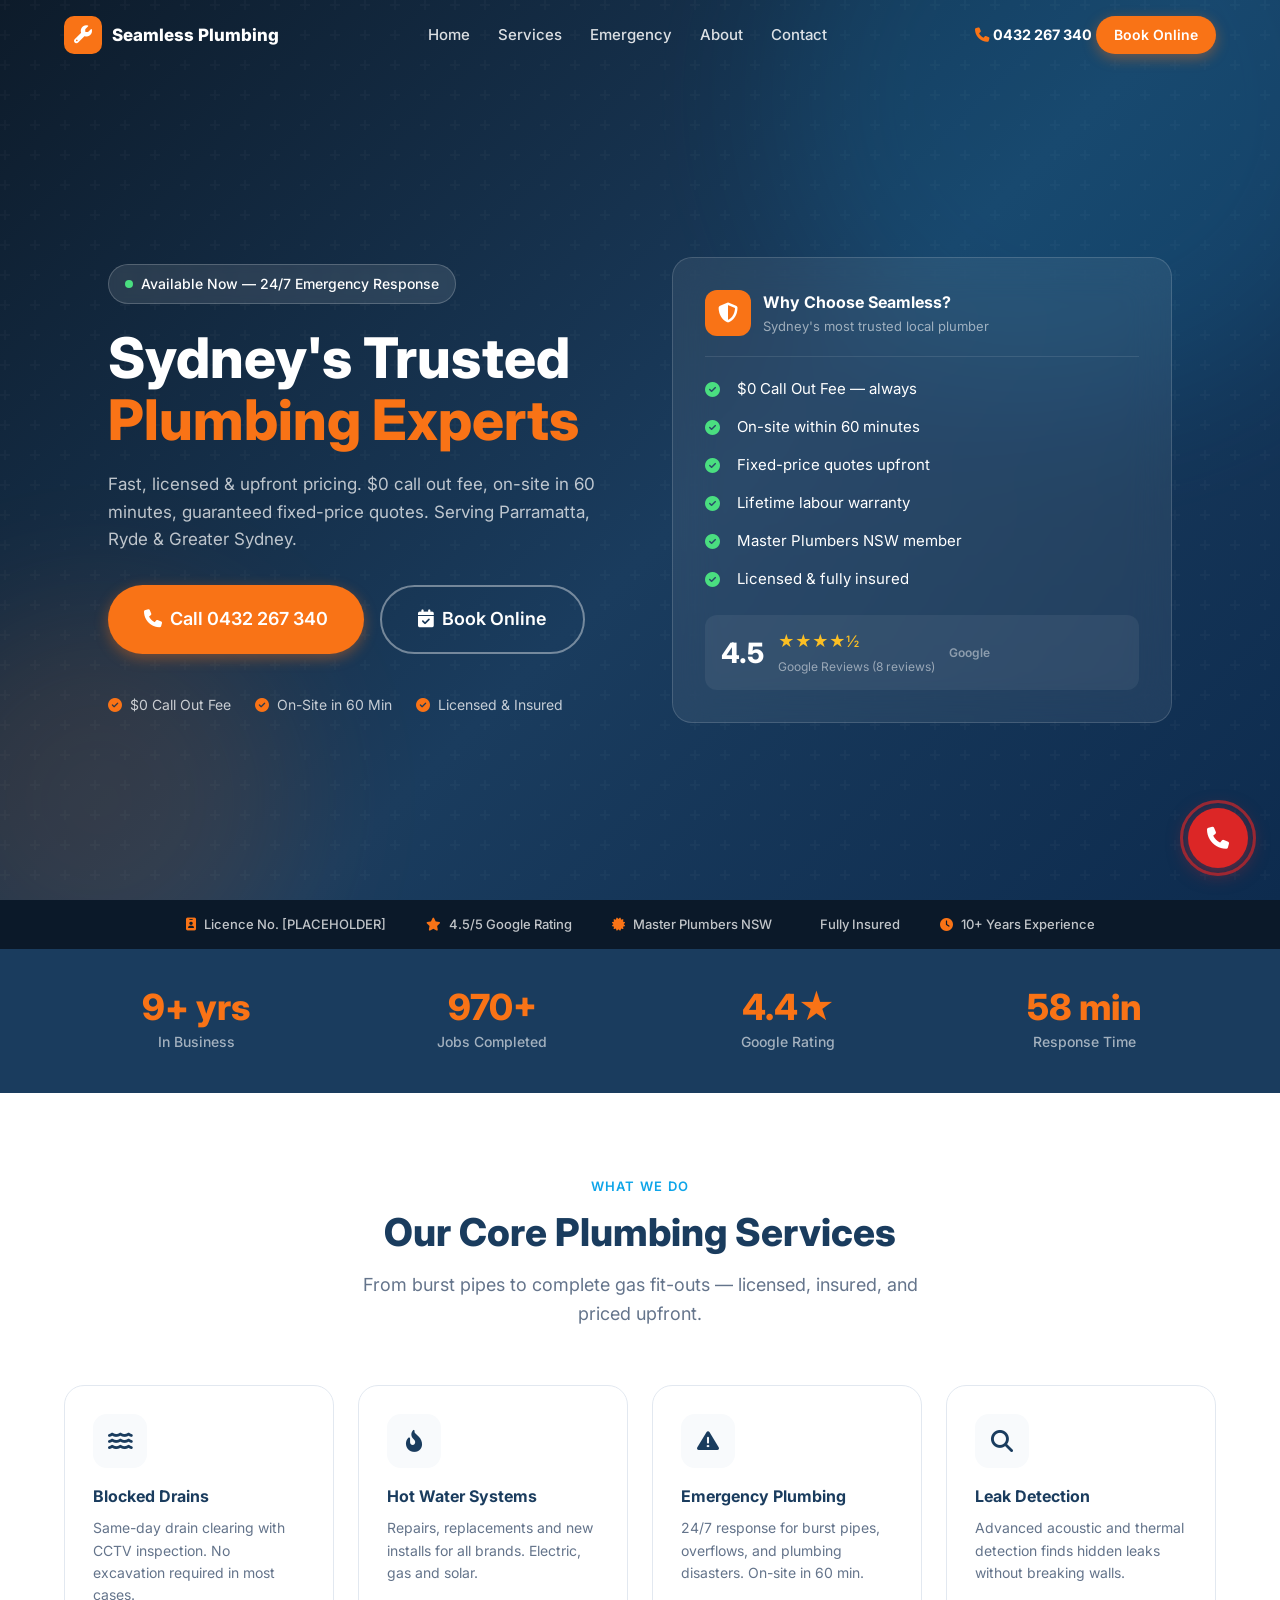
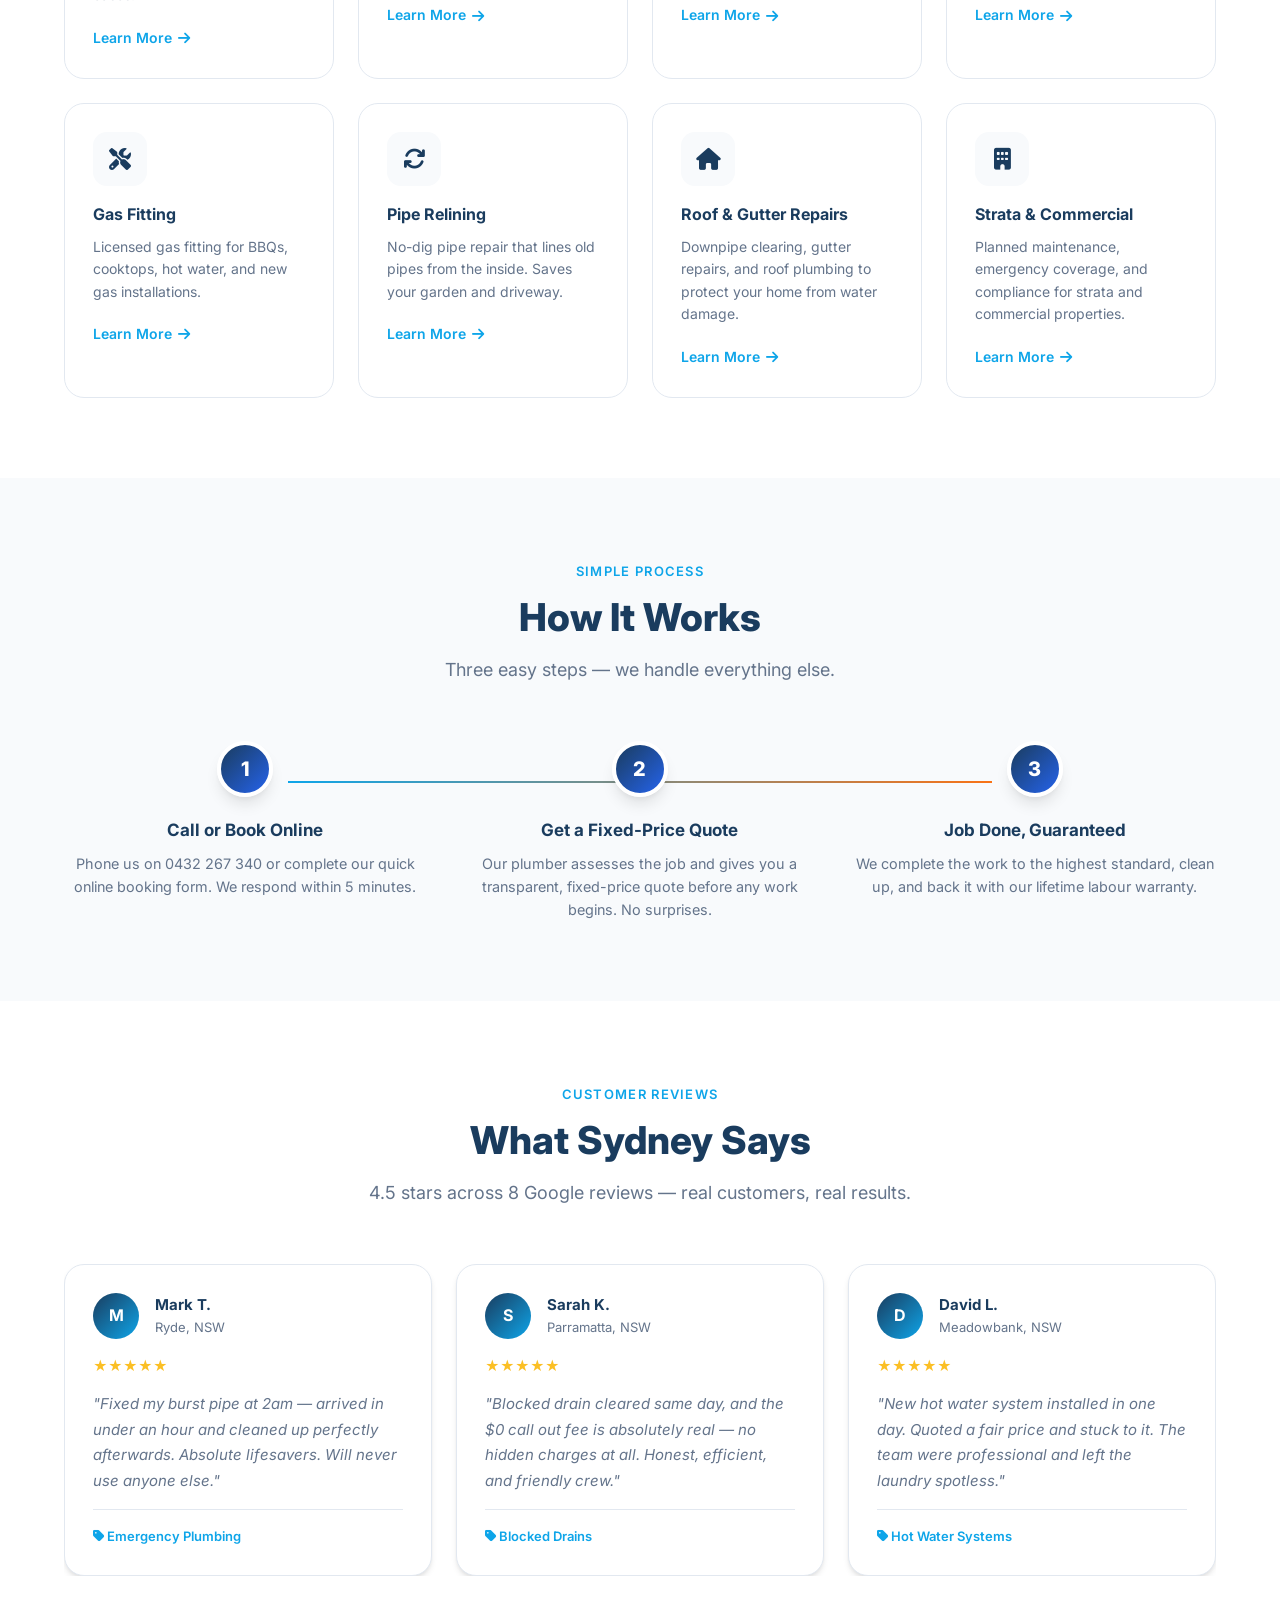
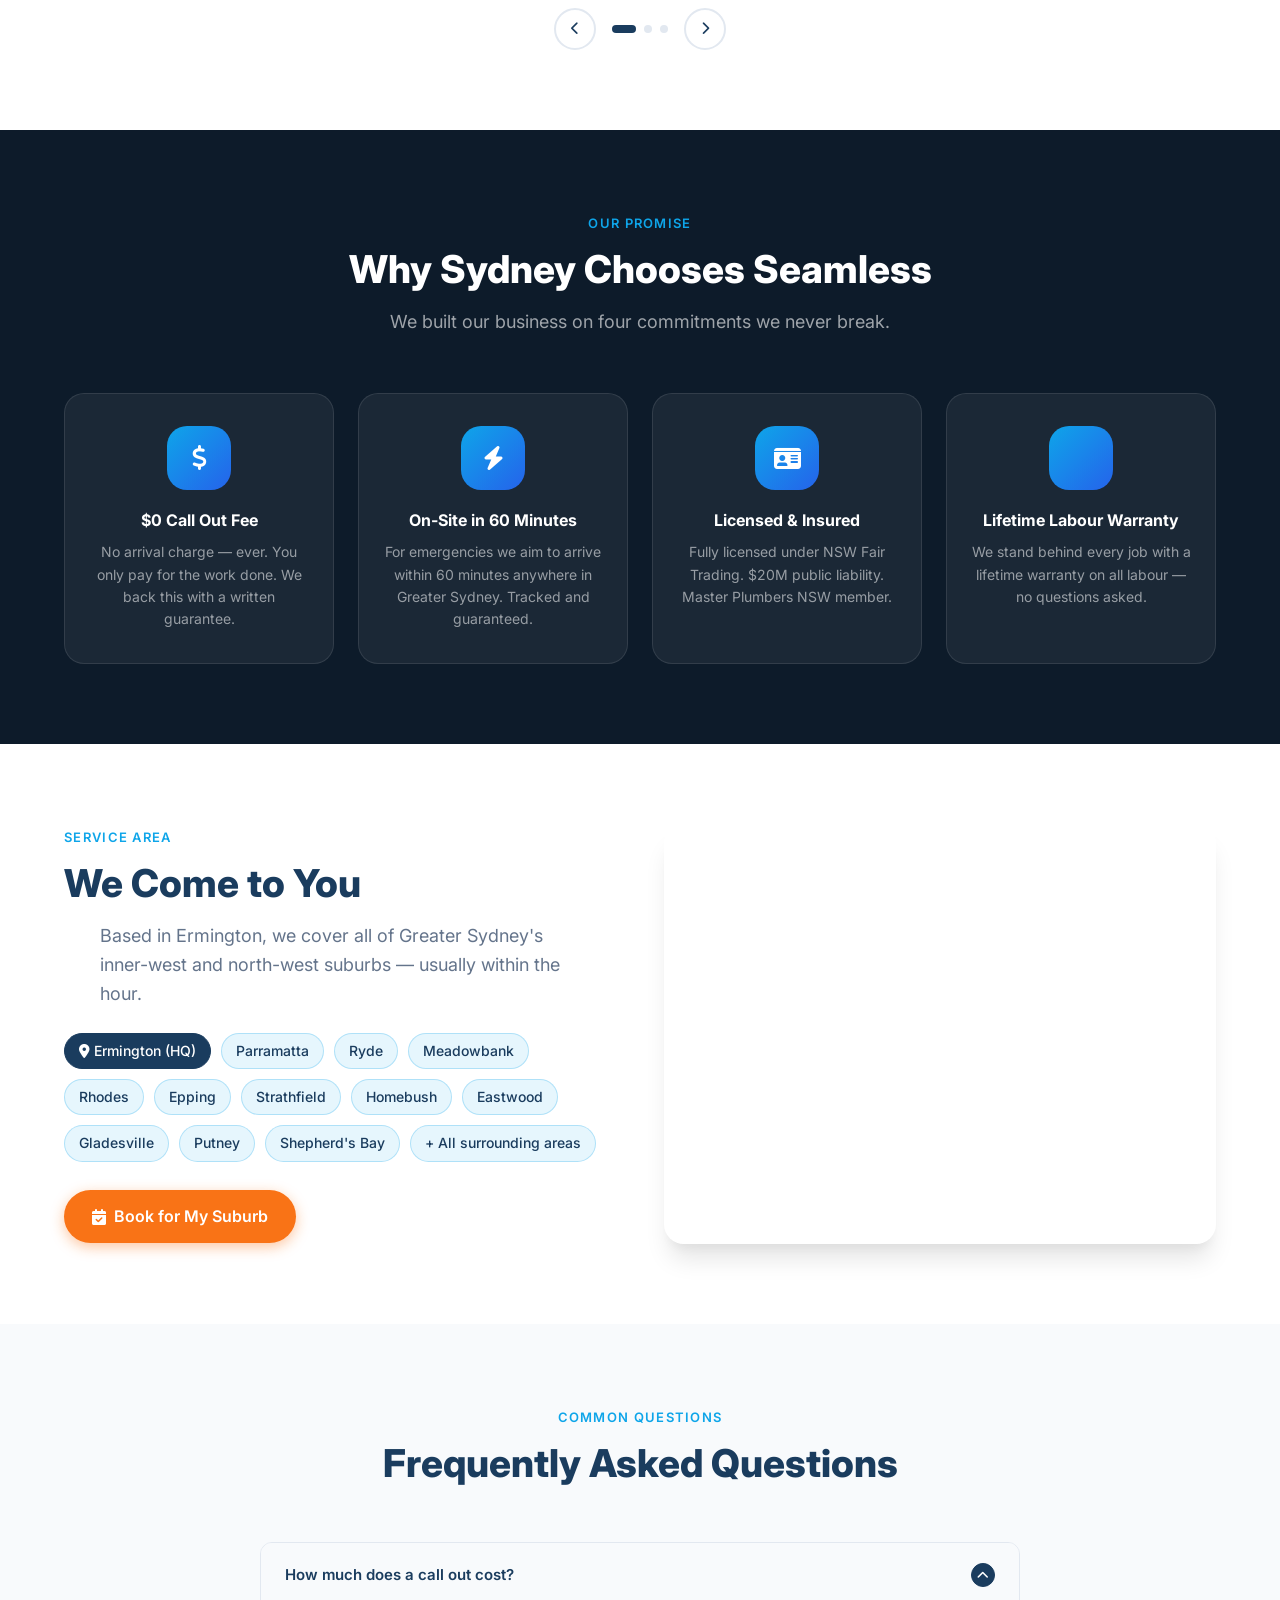
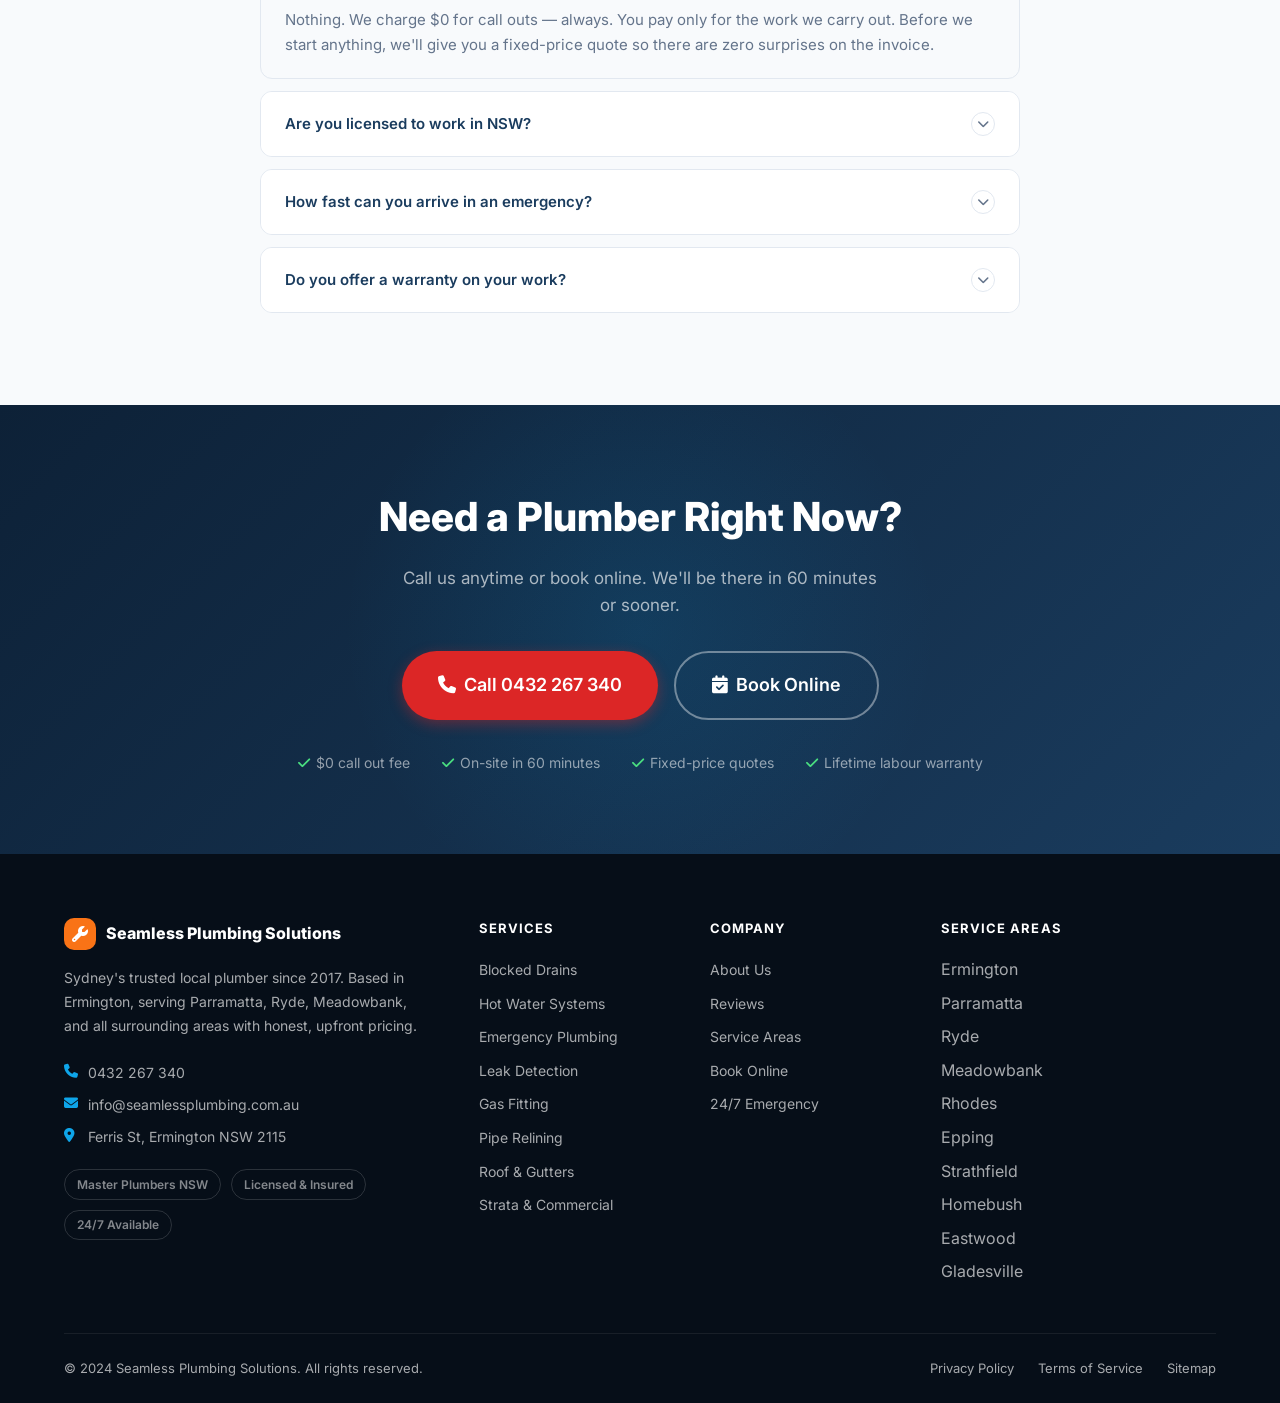
<file: index.html>
<!DOCTYPE html>
<html lang="en-AU">
<head>
  <meta charset="UTF-8">
  <meta name="viewport" content="width=device-width, initial-scale=1.0">
  <title>Seamless Plumbing Solutions | Sydney's #1 Plumber | $0 Call Out Fee</title>
  <meta name="description" content="Sydney's trusted plumber — $0 call out fee, on-site in 60 minutes, 24/7 emergency service. Serving Ermington, Parramatta, Ryde, Meadowbank & surrounding areas. Call 0432 267 340.">
  <link rel="preconnect" href="https://fonts.googleapis.com">
  <link href="https://fonts.googleapis.com/css2?family=Inter:wght@300;400;500;600;700;800&display=swap" rel="stylesheet">
  <link rel="stylesheet" href="https://cdnjs.cloudflare.com/ajax/libs/font-awesome/6.5.0/css/all.min.css">
  <link rel="stylesheet" href="css/styles.css">

  <!-- Schema.org Local Business -->
  <script type="application/ld+json">
  {
    "@context": "https://schema.org",
    "@type": "Plumber",
    "name": "Seamless Plumbing Solutions",
    "image": "",
    "telephone": "+61432267340",
    "email": "info@seamlessplumbing.com.au",
    "address": {
      "@type": "PostalAddress",
      "streetAddress": "Ferris St",
      "addressLocality": "Ermington",
      "addressRegion": "NSW",
      "postalCode": "2115",
      "addressCountry": "AU"
    },
    "geo": { "@type": "GeoCoordinates", "latitude": -33.8278, "longitude": 151.0535 },
    "url": "https://seamlessplumbing.com.au",
    "openingHours": "Mo-Su 00:00-23:59",
    "priceRange": "$$",
    "aggregateRating": { "@type": "AggregateRating", "ratingValue": "4.5", "reviewCount": "8" },
    "areaServed": ["Ermington","Parramatta","Ryde","Meadowbank","Rhodes","Epping","Strathfield","Homebush"]
  }
  </script>
</head>
<body>

<!-- ── FLOATING EMERGENCY BUTTON ── -->
<div class="float-emergency">
  <span class="float-label">24/7 Emergency — Call Now</span>
  <a href="tel:0432267340" class="float-btn" aria-label="Emergency call 0432 267 340">
    <span class="float-pulse"></span>
    <span class="float-pulse float-pulse-2"></span>
    <i class="fa-solid fa-phone"></i>
  </a>
</div>
<div class="nav-overlay"></div>

<!-- ── NAVBAR ── -->
<nav class="navbar">
  <div class="container">
    <div class="nav-inner">
      <a href="index.html" class="nav-logo">
        <span class="logo-icon"><i class="fa-solid fa-wrench"></i></span>
        Seamless Plumbing
      </a>
      <ul class="nav-links">
        <li><a href="index.html" class="active">Home</a></li>
        <li><a href="services.html">Services</a></li>
        <li><a href="emergency.html">Emergency</a></li>
        <li><a href="about.html">About</a></li>
        <li><a href="contact.html">Contact</a></li>
      </ul>
      <div class="nav-cta">
        <a href="tel:0432267340" class="nav-phone"><i class="fa-solid fa-phone"></i>0432 267 340</a>
        <a href="contact.html" class="btn btn-primary btn-sm">Book Online</a>
      </div>
      <button class="nav-toggle" aria-label="Menu">
        <span></span><span></span><span></span>
      </button>
    </div>
  </div>
</nav>

<!-- ── HERO ── -->
<section class="hero">
  <div class="hero-blob hero-blob-1"></div>
  <div class="hero-blob hero-blob-2"></div>
  <div class="container">
    <div class="hero-content">
      <div class="hero-text">
        <div class="hero-badge">
          <span class="pulse-green"></span>
          Available Now — 24/7 Emergency Response
        </div>
        <h1 class="hero-title">
          Sydney's Trusted<br><span>Plumbing Experts</span>
        </h1>
        <p class="hero-subtitle">Fast, licensed &amp; upfront pricing. $0 call out fee, on-site in 60 minutes, guaranteed fixed-price quotes. Serving Parramatta, Ryde &amp; Greater Sydney.</p>
        <div class="hero-actions">
          <a href="tel:0432267340" class="btn btn-primary btn-lg"><i class="fa-solid fa-phone"></i>Call 0432 267 340</a>
          <a href="contact.html" class="btn btn-outline-white btn-lg"><i class="fa-solid fa-calendar-check"></i>Book Online</a>
        </div>
        <div class="hero-trust">
          <span class="hero-trust-item"><i class="fa-solid fa-circle-check"></i>$0 Call Out Fee</span>
          <span class="hero-trust-item"><i class="fa-solid fa-circle-check"></i>On-Site in 60 Min</span>
          <span class="hero-trust-item"><i class="fa-solid fa-circle-check"></i>Licensed &amp; Insured</span>
        </div>
      </div>
      <div class="hero-card">
        <div class="hero-card-header">
          <span class="hero-card-icon"><i class="fa-solid fa-shield-halved"></i></span>
          <div>
            <div class="hero-card-title">Why Choose Seamless?</div>
            <div class="hero-card-sub">Sydney's most trusted local plumber</div>
          </div>
        </div>
        <ul class="hero-perks">
          <li class="hero-perk"><i class="fa-solid fa-check-circle"></i>$0 Call Out Fee — always</li>
          <li class="hero-perk"><i class="fa-solid fa-check-circle"></i>On-site within 60 minutes</li>
          <li class="hero-perk"><i class="fa-solid fa-check-circle"></i>Fixed-price quotes upfront</li>
          <li class="hero-perk"><i class="fa-solid fa-check-circle"></i>Lifetime labour warranty</li>
          <li class="hero-perk"><i class="fa-solid fa-check-circle"></i>Master Plumbers NSW member</li>
          <li class="hero-perk"><i class="fa-solid fa-check-circle"></i>Licensed &amp; fully insured</li>
        </ul>
        <div class="hero-rating">
          <div class="rating-score">4.5</div>
          <div>
            <div class="rating-stars">★★★★½</div>
            <div class="rating-label">Google Reviews (8 reviews)</div>
          </div>
          <span style="font-size:.75rem;color:rgba(255,255,255,.45);font-weight:600">Google</span>
        </div>
      </div>
    </div>
  </div>
</section>

<!-- ── TRUST BAR ── -->
<div class="trust-bar">
  <div class="container">
    <div class="trust-bar-inner">
      <span class="trust-item"><i class="fa-solid fa-id-badge"></i>Licence No. [PLACEHOLDER]</span>
      <span class="trust-item"><i class="fa-solid fa-star"></i>4.5/5 Google Rating</span>
      <span class="trust-item"><i class="fa-solid fa-certificate"></i>Master Plumbers NSW</span>
      <span class="trust-item"><i class="fa-solid fa-shield-check"></i>Fully Insured</span>
      <span class="trust-item"><i class="fa-solid fa-clock"></i>10+ Years Experience</span>
    </div>
  </div>
</div>

<!-- ── STATS ── -->
<div class="stats-bar">
  <div class="container">
    <div class="stats-grid">
      <div class="stat-item animate-in">
        <div class="stat-number" data-target="10" data-suffix="+ yrs">10+ yrs</div>
        <div class="stat-label">In Business</div>
      </div>
      <div class="stat-item animate-in d1">
        <div class="stat-number" data-target="1000" data-suffix="+">1000+</div>
        <div class="stat-label">Jobs Completed</div>
      </div>
      <div class="stat-item animate-in d2">
        <div class="stat-number" data-target="4.5" data-suffix="★">4.5★</div>
        <div class="stat-label">Google Rating</div>
      </div>
      <div class="stat-item animate-in d3">
        <div class="stat-number" data-target="60" data-suffix=" min">60 min</div>
        <div class="stat-label">Response Time</div>
      </div>
    </div>
  </div>
</div>

<!-- ── SERVICES ── -->
<section class="section" id="services">
  <div class="container">
    <div class="section-header">
      <span class="section-label">What We Do</span>
      <h2 class="section-title">Our Core Plumbing Services</h2>
      <p class="section-subtitle">From burst pipes to complete gas fit-outs — licensed, insured, and priced upfront.</p>
    </div>
    <div class="services-grid">
      <div class="service-card animate-in">
        <div class="service-icon"><i class="fa-solid fa-water"></i></div>
        <h3 class="service-title">Blocked Drains</h3>
        <p class="service-desc">Same-day drain clearing with CCTV inspection. No excavation required in most cases.</p>
        <a href="services.html#blocked-drains" class="service-link">Learn More <i class="fa-solid fa-arrow-right"></i></a>
      </div>
      <div class="service-card animate-in d1">
        <div class="service-icon"><i class="fa-solid fa-fire-flame-curved"></i></div>
        <h3 class="service-title">Hot Water Systems</h3>
        <p class="service-desc">Repairs, replacements and new installs for all brands. Electric, gas and solar.</p>
        <a href="services.html#hot-water" class="service-link">Learn More <i class="fa-solid fa-arrow-right"></i></a>
      </div>
      <div class="service-card animate-in d2">
        <div class="service-icon"><i class="fa-solid fa-triangle-exclamation"></i></div>
        <h3 class="service-title">Emergency Plumbing</h3>
        <p class="service-desc">24/7 response for burst pipes, overflows, and plumbing disasters. On-site in 60 min.</p>
        <a href="emergency.html" class="service-link">Learn More <i class="fa-solid fa-arrow-right"></i></a>
      </div>
      <div class="service-card animate-in d3">
        <div class="service-icon"><i class="fa-solid fa-magnifying-glass"></i></div>
        <h3 class="service-title">Leak Detection</h3>
        <p class="service-desc">Advanced acoustic and thermal detection finds hidden leaks without breaking walls.</p>
        <a href="services.html#leak-detection" class="service-link">Learn More <i class="fa-solid fa-arrow-right"></i></a>
      </div>
      <div class="service-card animate-in">
        <div class="service-icon"><i class="fa-solid fa-screwdriver-wrench"></i></div>
        <h3 class="service-title">Gas Fitting</h3>
        <p class="service-desc">Licensed gas fitting for BBQs, cooktops, hot water, and new gas installations.</p>
        <a href="services.html#gas-fitting" class="service-link">Learn More <i class="fa-solid fa-arrow-right"></i></a>
      </div>
      <div class="service-card animate-in d1">
        <div class="service-icon"><i class="fa-solid fa-arrows-rotate"></i></div>
        <h3 class="service-title">Pipe Relining</h3>
        <p class="service-desc">No-dig pipe repair that lines old pipes from the inside. Saves your garden and driveway.</p>
        <a href="services.html#pipe-relining" class="service-link">Learn More <i class="fa-solid fa-arrow-right"></i></a>
      </div>
      <div class="service-card animate-in d2">
        <div class="service-icon"><i class="fa-solid fa-house"></i></div>
        <h3 class="service-title">Roof &amp; Gutter Repairs</h3>
        <p class="service-desc">Downpipe clearing, gutter repairs, and roof plumbing to protect your home from water damage.</p>
        <a href="services.html#gutters" class="service-link">Learn More <i class="fa-solid fa-arrow-right"></i></a>
      </div>
      <div class="service-card animate-in d3">
        <div class="service-icon"><i class="fa-solid fa-building"></i></div>
        <h3 class="service-title">Strata &amp; Commercial</h3>
        <p class="service-desc">Planned maintenance, emergency coverage, and compliance for strata and commercial properties.</p>
        <a href="services.html#strata" class="service-link">Learn More <i class="fa-solid fa-arrow-right"></i></a>
      </div>
    </div>
  </div>
</section>

<!-- ── HOW IT WORKS ── -->
<section class="section section-alt" id="how-it-works">
  <div class="container">
    <div class="section-header">
      <span class="section-label">Simple Process</span>
      <h2 class="section-title">How It Works</h2>
      <p class="section-subtitle">Three easy steps — we handle everything else.</p>
    </div>
    <div class="steps-grid">
      <div class="step-item animate-in">
        <div class="step-number">1</div>
        <h3 class="step-title">Call or Book Online</h3>
        <p class="step-desc">Phone us on 0432 267 340 or complete our quick online booking form. We respond within 5 minutes.</p>
      </div>
      <div class="step-item animate-in d2">
        <div class="step-number">2</div>
        <h3 class="step-title">Get a Fixed-Price Quote</h3>
        <p class="step-desc">Our plumber assesses the job and gives you a transparent, fixed-price quote before any work begins. No surprises.</p>
      </div>
      <div class="step-item animate-in d4">
        <div class="step-number">3</div>
        <h3 class="step-title">Job Done, Guaranteed</h3>
        <p class="step-desc">We complete the work to the highest standard, clean up, and back it with our lifetime labour warranty.</p>
      </div>
    </div>
  </div>
</section>

<!-- ── TESTIMONIALS ── -->
<section class="section" id="reviews">
  <div class="container">
    <div class="section-header">
      <span class="section-label">Customer Reviews</span>
      <h2 class="section-title">What Sydney Says</h2>
      <p class="section-subtitle">4.5 stars across 8 Google reviews — real customers, real results.</p>
    </div>
    <div class="testimonials-track">
      <div class="testimonials-inner">
        <div class="testimonial-card">
          <div class="testimonial-header">
            <div class="t-avatar">M</div>
            <div><div class="t-name">Mark T.</div><div class="t-location">Ryde, NSW</div></div>
          </div>
          <div class="t-stars">★★★★★</div>
          <p class="t-text">"Fixed my burst pipe at 2am — arrived in under an hour and cleaned up perfectly afterwards. Absolute lifesavers. Will never use anyone else."</p>
          <div class="t-service"><i class="fa-solid fa-tag"></i> Emergency Plumbing</div>
        </div>
        <div class="testimonial-card">
          <div class="testimonial-header">
            <div class="t-avatar">S</div>
            <div><div class="t-name">Sarah K.</div><div class="t-location">Parramatta, NSW</div></div>
          </div>
          <div class="t-stars">★★★★★</div>
          <p class="t-text">"Blocked drain cleared same day, and the $0 call out fee is absolutely real — no hidden charges at all. Honest, efficient, and friendly crew."</p>
          <div class="t-service"><i class="fa-solid fa-tag"></i> Blocked Drains</div>
        </div>
        <div class="testimonial-card">
          <div class="testimonial-header">
            <div class="t-avatar">D</div>
            <div><div class="t-name">David L.</div><div class="t-location">Meadowbank, NSW</div></div>
          </div>
          <div class="t-stars">★★★★★</div>
          <p class="t-text">"New hot water system installed in one day. Quoted a fair price and stuck to it. The team were professional and left the laundry spotless."</p>
          <div class="t-service"><i class="fa-solid fa-tag"></i> Hot Water Systems</div>
        </div>
        <div class="testimonial-card">
          <div class="testimonial-header">
            <div class="t-avatar">E</div>
            <div><div class="t-name">Emma R.</div><div class="t-location">Rhodes, NSW</div></div>
          </div>
          <div class="t-stars">★★★★★</div>
          <p class="t-text">"Leak found and fixed in one visit using their detection equipment. Two other plumbers had missed it. Impressed by the technology and professionalism."</p>
          <div class="t-service"><i class="fa-solid fa-tag"></i> Leak Detection</div>
        </div>
        <div class="testimonial-card">
          <div class="testimonial-header">
            <div class="t-avatar">M</div>
            <div><div class="t-name">Michael C.</div><div class="t-location">Strathfield, NSW</div></div>
          </div>
          <div class="t-stars">★★★★★</div>
          <p class="t-text">"Pipe relining done with zero digging — saved my driveway completely. The 25-year warranty on the liner sealed the deal. Highly recommend."</p>
          <div class="t-service"><i class="fa-solid fa-tag"></i> Pipe Relining</div>
        </div>
        <div class="testimonial-card">
          <div class="testimonial-header">
            <div class="t-avatar">L</div>
            <div><div class="t-name">Lisa B.</div><div class="t-location">Epping, NSW</div></div>
          </div>
          <div class="t-stars">★★★★★</div>
          <p class="t-text">"Gas fitting for our outdoor BBQ was done safely and quickly. Very professional, showed me the compliance certificate at the end. Couldn't ask for more."</p>
          <div class="t-service"><i class="fa-solid fa-tag"></i> Gas Fitting</div>
        </div>
        <div class="testimonial-card">
          <div class="testimonial-header">
            <div class="t-avatar">J</div>
            <div><div class="t-name">James W.</div><div class="t-location">Homebush, NSW</div></div>
          </div>
          <div class="t-stars">★★★★★</div>
          <p class="t-text">"Strata plumbing sorted across our whole complex efficiently and without disrupting residents. Responsive to strata manager emails too. A+ service."</p>
          <div class="t-service"><i class="fa-solid fa-tag"></i> Strata &amp; Commercial</div>
        </div>
        <div class="testimonial-card">
          <div class="testimonial-header">
            <div class="t-avatar">R</div>
            <div><div class="t-name">Rachel M.</div><div class="t-location">Ermington, NSW</div></div>
          </div>
          <div class="t-stars">★★★★★</div>
          <p class="t-text">"Our go-to plumbers for the whole family for years. Always on time, always upfront about costs, always leave the place cleaner than they found it."</p>
          <div class="t-service"><i class="fa-solid fa-tag"></i> General Plumbing</div>
        </div>
      </div>
    </div>
    <div class="testimonials-controls">
      <button class="t-btn prev" aria-label="Previous"><i class="fa-solid fa-chevron-left"></i></button>
      <div class="t-dots">
        <button class="t-dot active"></button>
        <button class="t-dot"></button>
        <button class="t-dot"></button>
      </div>
      <button class="t-btn next" aria-label="Next"><i class="fa-solid fa-chevron-right"></i></button>
    </div>
  </div>
</section>

<!-- ── WHY CHOOSE US ── -->
<section class="section section-dark" id="why-us">
  <div class="container">
    <div class="section-header">
      <span class="section-label">Our Promise</span>
      <h2 class="section-title">Why Sydney Chooses Seamless</h2>
      <p class="section-subtitle">We built our business on four commitments we never break.</p>
    </div>
    <div class="usp-grid">
      <div class="usp-card animate-in">
        <div class="usp-icon"><i class="fa-solid fa-dollar-sign"></i></div>
        <h3 class="usp-title">$0 Call Out Fee</h3>
        <p class="usp-desc">No arrival charge — ever. You only pay for the work done. We back this with a written guarantee.</p>
      </div>
      <div class="usp-card animate-in d1">
        <div class="usp-icon"><i class="fa-solid fa-bolt"></i></div>
        <h3 class="usp-title">On-Site in 60 Minutes</h3>
        <p class="usp-desc">For emergencies we aim to arrive within 60 minutes anywhere in Greater Sydney. Tracked and guaranteed.</p>
      </div>
      <div class="usp-card animate-in d2">
        <div class="usp-icon"><i class="fa-solid fa-id-card"></i></div>
        <h3 class="usp-title">Licensed &amp; Insured</h3>
        <p class="usp-desc">Fully licensed under NSW Fair Trading. $20M public liability. Master Plumbers NSW member.</p>
      </div>
      <div class="usp-card animate-in d3">
        <div class="usp-icon"><i class="fa-solid fa-shield-check"></i></div>
        <h3 class="usp-title">Lifetime Labour Warranty</h3>
        <p class="usp-desc">We stand behind every job with a lifetime warranty on all labour — no questions asked.</p>
      </div>
    </div>
  </div>
</section>

<!-- ── COVERAGE MAP ── -->
<section class="section" id="coverage">
  <div class="container">
    <div class="coverage-inner">
      <div>
        <span class="section-label">Service Area</span>
        <h2 class="section-title" style="text-align:left">We Come to You</h2>
        <p class="section-subtitle" style="text-align:left;max-width:480px">Based in Ermington, we cover all of Greater Sydney's inner-west and north-west suburbs — usually within the hour.</p>
        <div class="suburb-chips">
          <span class="chip home-base"><i class="fa-solid fa-location-dot"></i> Ermington (HQ)</span>
          <span class="chip">Parramatta</span>
          <span class="chip">Ryde</span>
          <span class="chip">Meadowbank</span>
          <span class="chip">Rhodes</span>
          <span class="chip">Epping</span>
          <span class="chip">Strathfield</span>
          <span class="chip">Homebush</span>
          <span class="chip">Eastwood</span>
          <span class="chip">Gladesville</span>
          <span class="chip">Putney</span>
          <span class="chip">Shepherd's Bay</span>
          <span class="chip">+ All surrounding areas</span>
        </div>
        <a href="contact.html" class="btn btn-primary" style="margin-top:1.75rem"><i class="fa-solid fa-calendar-check"></i>Book for My Suburb</a>
      </div>
      <div class="map-wrapper">
        <iframe
          src="https://maps.google.com/maps?q=Ermington+NSW+2115+Australia&z=13&output=embed"
          title="Seamless Plumbing service area — Ermington, NSW"
          loading="lazy"
          allowfullscreen
        ></iframe>
      </div>
    </div>
  </div>
</section>

<!-- ── FAQ ── -->
<section class="section section-alt" id="faq">
  <div class="container">
    <div class="section-header">
      <span class="section-label">Common Questions</span>
      <h2 class="section-title">Frequently Asked Questions</h2>
    </div>
    <div class="faq-list">
      <div class="faq-item open">
        <button class="faq-q">How much does a call out cost? <span class="faq-chevron"><i class="fa-solid fa-chevron-down"></i></span></button>
        <div class="faq-a"><div class="faq-a-inner">Nothing. We charge $0 for call outs — always. You pay only for the work we carry out. Before we start anything, we'll give you a fixed-price quote so there are zero surprises on the invoice.</div></div>
      </div>
      <div class="faq-item">
        <button class="faq-q">Are you licensed to work in NSW? <span class="faq-chevron"><i class="fa-solid fa-chevron-down"></i></span></button>
        <div class="faq-a"><div class="faq-a-inner">Yes. All our plumbers hold current NSW Fair Trading licences and we are a registered member of Master Plumbers NSW. We carry $20M public liability insurance on every job.</div></div>
      </div>
      <div class="faq-item">
        <button class="faq-q">How fast can you arrive in an emergency? <span class="faq-chevron"><i class="fa-solid fa-chevron-down"></i></span></button>
        <div class="faq-a"><div class="faq-a-inner">Our target is 60 minutes or less for all emergency calls within our service area. In most cases we arrive sooner. Call 0432 267 340 any time — day or night, weekends and public holidays.</div></div>
      </div>
      <div class="faq-item">
        <button class="faq-q">Do you offer a warranty on your work? <span class="faq-chevron"><i class="fa-solid fa-chevron-down"></i></span></button>
        <div class="faq-a"><div class="faq-a-inner">Yes — we provide a lifetime warranty on all labour. Manufacturers' warranties apply to parts and products. If anything we've done fails, we come back and fix it at no charge.</div></div>
      </div>
    </div>
  </div>
</section>

<!-- ── FINAL CTA ── -->
<section class="cta-section">
  <div class="container">
    <div class="cta-inner">
      <h2 class="cta-title">Need a Plumber Right Now?</h2>
      <p class="cta-sub">Call us anytime or book online. We'll be there in 60 minutes or sooner.</p>
      <div class="cta-actions">
        <a href="tel:0432267340" class="btn btn-emergency btn-lg"><i class="fa-solid fa-phone"></i>Call 0432 267 340</a>
        <a href="contact.html" class="btn btn-outline-white btn-lg"><i class="fa-solid fa-calendar-check"></i>Book Online</a>
      </div>
      <div class="cta-guarantees">
        <span class="cta-guarantee"><i class="fa-solid fa-check"></i>$0 call out fee</span>
        <span class="cta-guarantee"><i class="fa-solid fa-check"></i>On-site in 60 minutes</span>
        <span class="cta-guarantee"><i class="fa-solid fa-check"></i>Fixed-price quotes</span>
        <span class="cta-guarantee"><i class="fa-solid fa-check"></i>Lifetime labour warranty</span>
      </div>
    </div>
  </div>
</section>

<!-- ── FOOTER ── -->
<footer class="footer">
  <div class="container">
    <div class="footer-grid">
      <div>
        <div class="footer-brand">
          <span class="logo-icon" style="width:32px;height:32px;font-size:1rem"><i class="fa-solid fa-wrench"></i></span>
          Seamless Plumbing Solutions
        </div>
        <p class="footer-desc">Sydney's trusted local plumber since 2017. Based in Ermington, serving Parramatta, Ryde, Meadowbank, and all surrounding areas with honest, upfront pricing.</p>
        <div class="footer-contact-item"><i class="fa-solid fa-phone"></i><a href="tel:0432267340">0432 267 340</a></div>
        <div class="footer-contact-item"><i class="fa-solid fa-envelope"></i><a href="mailto:info@seamlessplumbing.com.au">info@seamlessplumbing.com.au</a></div>
        <div class="footer-contact-item"><i class="fa-solid fa-location-dot"></i>Ferris St, Ermington NSW 2115</div>
        <div class="footer-badges">
          <span class="f-badge">Master Plumbers NSW</span>
          <span class="f-badge">Licensed &amp; Insured</span>
          <span class="f-badge">24/7 Available</span>
        </div>
      </div>
      <div>
        <div class="footer-heading">Services</div>
        <ul class="footer-links">
          <li><a href="services.html#blocked-drains">Blocked Drains</a></li>
          <li><a href="services.html#hot-water">Hot Water Systems</a></li>
          <li><a href="emergency.html">Emergency Plumbing</a></li>
          <li><a href="services.html#leak-detection">Leak Detection</a></li>
          <li><a href="services.html#gas-fitting">Gas Fitting</a></li>
          <li><a href="services.html#pipe-relining">Pipe Relining</a></li>
          <li><a href="services.html#gutters">Roof &amp; Gutters</a></li>
          <li><a href="services.html#strata">Strata &amp; Commercial</a></li>
        </ul>
      </div>
      <div>
        <div class="footer-heading">Company</div>
        <ul class="footer-links">
          <li><a href="about.html">About Us</a></li>
          <li><a href="index.html#reviews">Reviews</a></li>
          <li><a href="index.html#coverage">Service Areas</a></li>
          <li><a href="contact.html">Book Online</a></li>
          <li><a href="emergency.html">24/7 Emergency</a></li>
        </ul>
      </div>
      <div>
        <div class="footer-heading">Service Areas</div>
        <ul class="footer-links" style="columns:2;gap:.5rem">
          <li>Ermington</li><li>Parramatta</li><li>Ryde</li><li>Meadowbank</li>
          <li>Rhodes</li><li>Epping</li><li>Strathfield</li><li>Homebush</li>
          <li>Eastwood</li><li>Gladesville</li>
        </ul>
      </div>
    </div>
    <div class="footer-bottom">
      <span>© 2024 Seamless Plumbing Solutions. All rights reserved.</span>
      <div class="footer-bottom-links">
        <a href="#">Privacy Policy</a>
        <a href="#">Terms of Service</a>
        <a href="#">Sitemap</a>
      </div>
    </div>
  </div>
</footer>

<script src="js/main.js"></script>
</body>
</html>
</file>
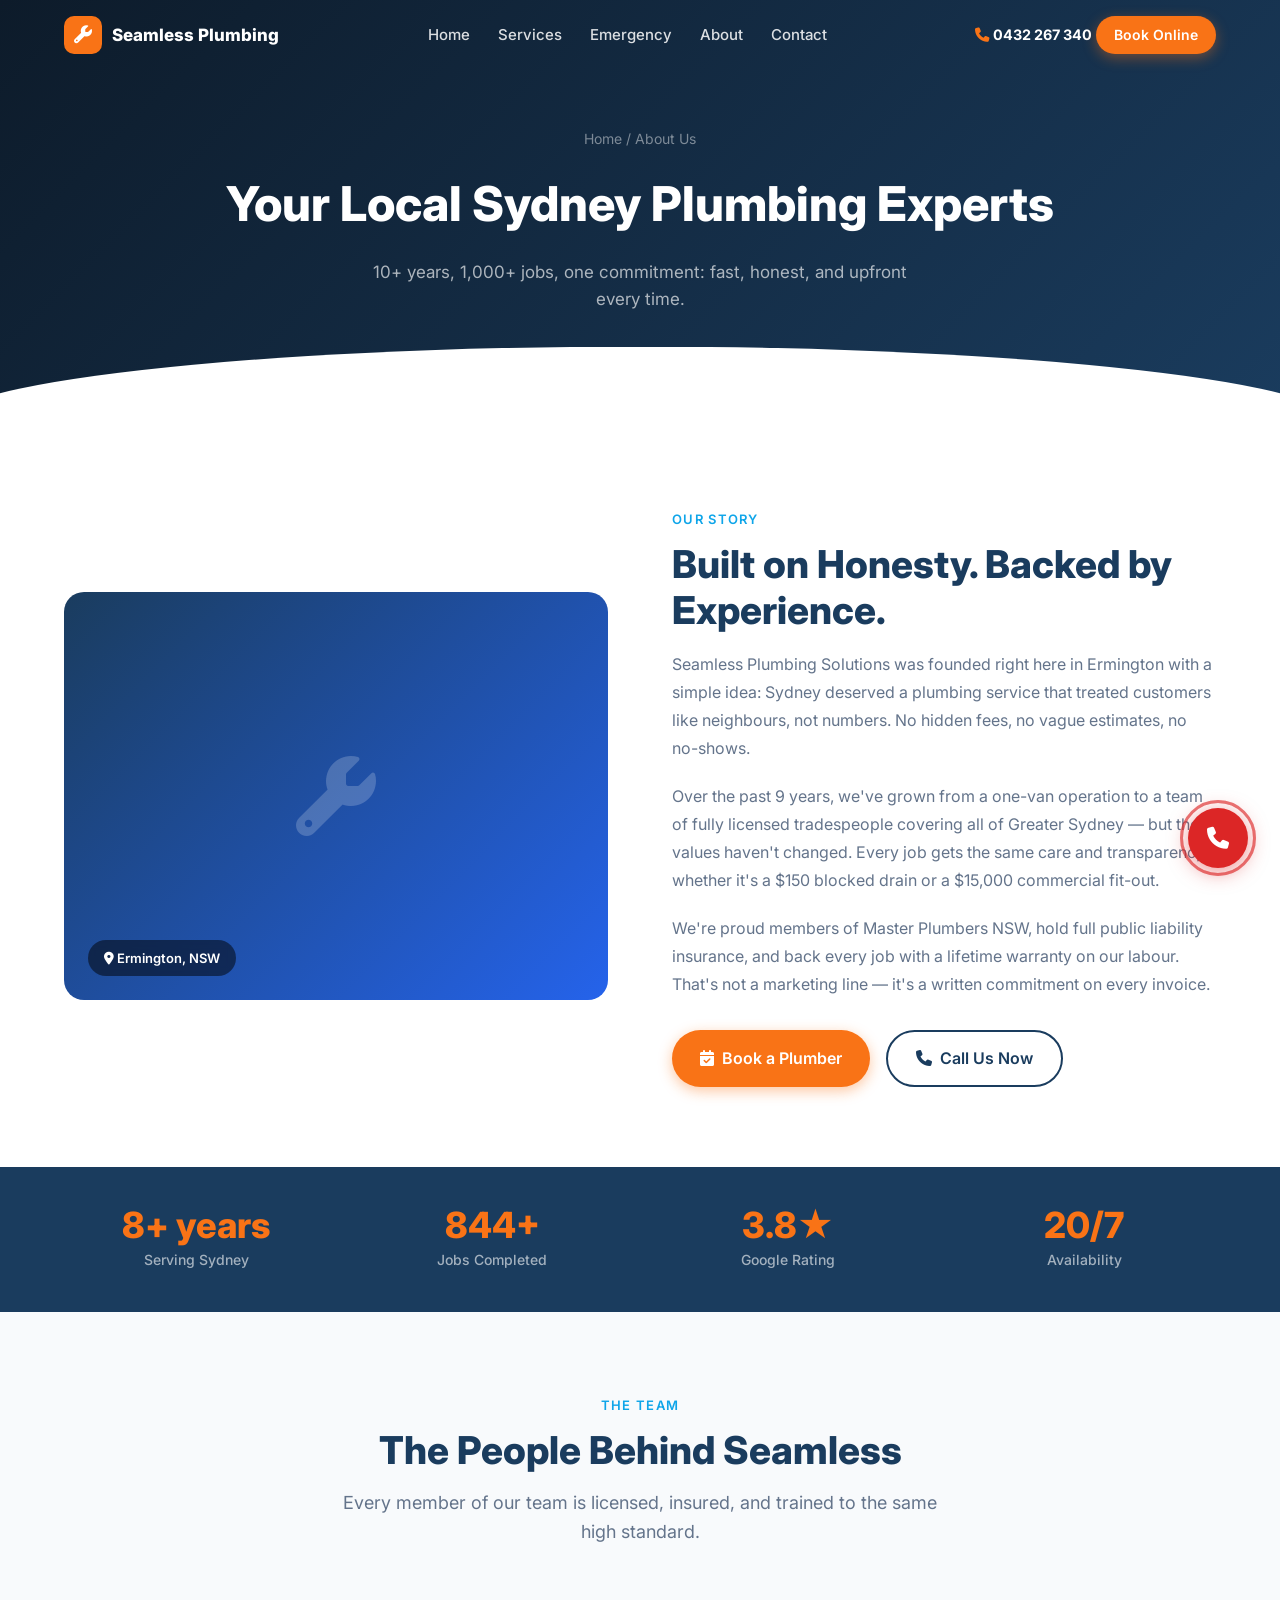
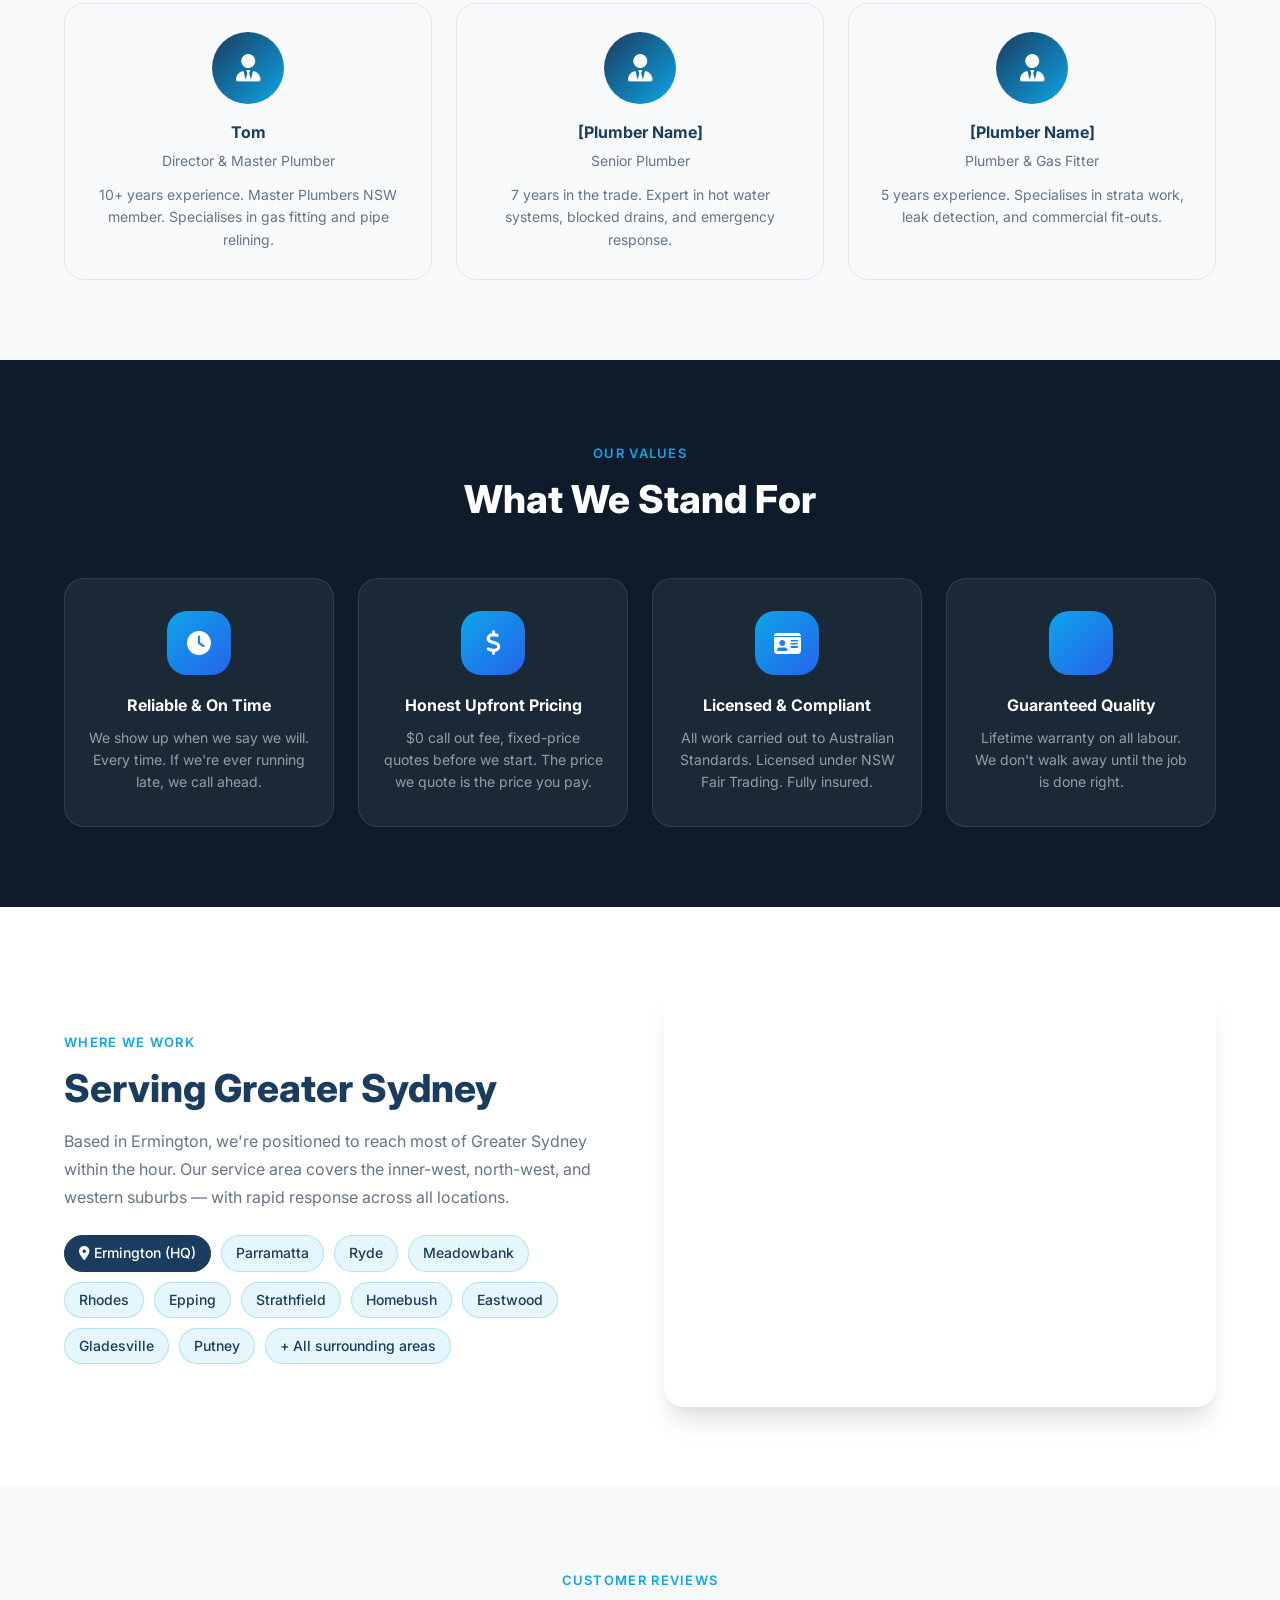
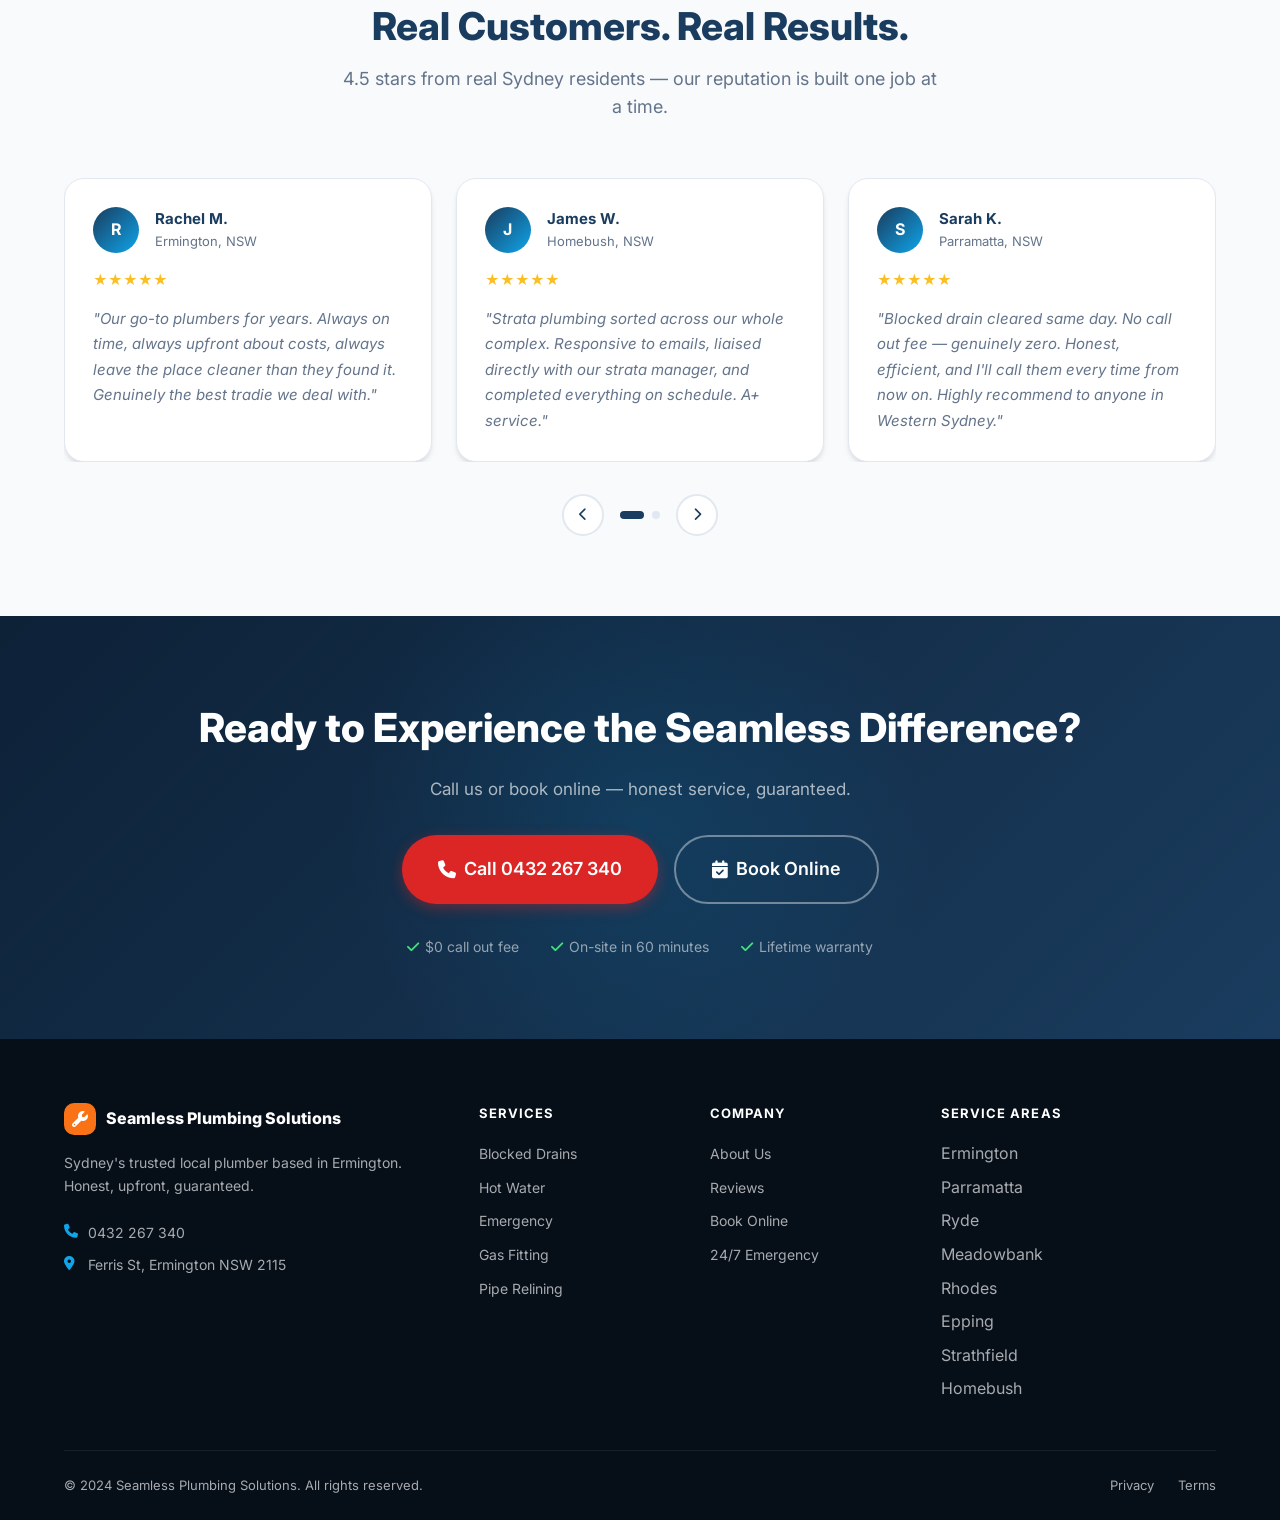
<file: about.html>
<!DOCTYPE html>
<html lang="en-AU">
<head>
  <meta charset="UTF-8">
  <meta name="viewport" content="width=device-width, initial-scale=1.0">
  <title>About Seamless Plumbing Solutions | Ermington, Sydney</title>
  <meta name="description" content="10+ years serving Sydney. Seamless Plumbing Solutions is based in Ermington — a local team of licensed plumbers committed to honest, upfront service.">
  <link rel="preconnect" href="https://fonts.googleapis.com">
  <link href="https://fonts.googleapis.com/css2?family=Inter:wght@300;400;500;600;700;800&display=swap" rel="stylesheet">
  <link rel="stylesheet" href="https://cdnjs.cloudflare.com/ajax/libs/font-awesome/6.5.0/css/all.min.css">
  <link rel="stylesheet" href="css/styles.css">
</head>
<body>

<div class="float-emergency">
  <span class="float-label">24/7 Emergency — Call Now</span>
  <a href="tel:0432267340" class="float-btn" aria-label="Emergency call">
    <span class="float-pulse"></span><span class="float-pulse float-pulse-2"></span>
    <i class="fa-solid fa-phone"></i>
  </a>
</div>
<div class="nav-overlay"></div>

<nav class="navbar">
  <div class="container">
    <div class="nav-inner">
      <a href="index.html" class="nav-logo"><span class="logo-icon"><i class="fa-solid fa-wrench"></i></span>Seamless Plumbing</a>
      <ul class="nav-links">
        <li><a href="index.html">Home</a></li>
        <li><a href="services.html">Services</a></li>
        <li><a href="emergency.html">Emergency</a></li>
        <li><a href="about.html" class="active">About</a></li>
        <li><a href="contact.html">Contact</a></li>
      </ul>
      <div class="nav-cta">
        <a href="tel:0432267340" class="nav-phone"><i class="fa-solid fa-phone"></i>0432 267 340</a>
        <a href="contact.html" class="btn btn-primary btn-sm">Book Online</a>
      </div>
      <button class="nav-toggle" aria-label="Menu"><span></span><span></span><span></span></button>
    </div>
  </div>
</nav>

<header class="page-hero">
  <div class="container">
    <div class="ph-content">
      <div class="ph-breadcrumb"><a href="index.html">Home</a> / About Us</div>
      <h1 class="ph-title">Your Local Sydney Plumbing Experts</h1>
      <p class="ph-sub">10+ years, 1,000+ jobs, one commitment: fast, honest, and upfront every time.</p>
    </div>
  </div>
</header>

<!-- COMPANY STORY -->
<section class="section" id="our-story">
  <div class="container">
    <div class="about-grid">
      <div class="about-img animate-in">
        <i class="fa-solid fa-wrench" style="font-size:5rem;color:rgba(255,255,255,.2)"></i>
        <div class="about-img-label"><i class="fa-solid fa-location-dot"></i> Ermington, NSW</div>
      </div>
      <div class="animate-in d2">
        <span class="section-label">Our Story</span>
        <h2 class="section-title" style="text-align:left">Built on Honesty. Backed by Experience.</h2>
        <p style="color:var(--text-muted);font-size:1rem;line-height:1.75;margin-bottom:1.25rem">
          Seamless Plumbing Solutions was founded right here in Ermington with a simple idea: Sydney deserved a plumbing service that treated customers like neighbours, not numbers. No hidden fees, no vague estimates, no no-shows.
        </p>
        <p style="color:var(--text-muted);font-size:1rem;line-height:1.75;margin-bottom:1.25rem">
          Over the past 9 years, we've grown from a one-van operation to a team of fully licensed tradespeople covering all of Greater Sydney — but the values haven't changed. Every job gets the same care and transparency whether it's a $150 blocked drain or a $15,000 commercial fit-out.
        </p>
        <p style="color:var(--text-muted);font-size:1rem;line-height:1.75;margin-bottom:2rem">
          We're proud members of Master Plumbers NSW, hold full public liability insurance, and back every job with a lifetime warranty on our labour. That's not a marketing line — it's a written commitment on every invoice.
        </p>
        <div style="display:flex;gap:1rem;flex-wrap:wrap">
          <a href="contact.html" class="btn btn-primary"><i class="fa-solid fa-calendar-check"></i>Book a Plumber</a>
          <a href="tel:0432267340" class="btn btn-outline"><i class="fa-solid fa-phone"></i>Call Us Now</a>
        </div>
      </div>
    </div>
  </div>
</section>

<!-- STATS -->
<div class="stats-bar">
  <div class="container">
    <div class="stats-grid">
      <div class="stat-item animate-in">
        <div class="stat-number" data-target="10" data-suffix="+ years">10+ years</div>
        <div class="stat-label">Serving Sydney</div>
      </div>
      <div class="stat-item animate-in d1">
        <div class="stat-number" data-target="1000" data-suffix="+">1000+</div>
        <div class="stat-label">Jobs Completed</div>
      </div>
      <div class="stat-item animate-in d2">
        <div class="stat-number" data-target="4.5" data-suffix="★">4.5★</div>
        <div class="stat-label">Google Rating</div>
      </div>
      <div class="stat-item animate-in d3">
        <div class="stat-number" data-target="24" data-suffix="/7">24/7</div>
        <div class="stat-label">Availability</div>
      </div>
    </div>
  </div>
</div>

<!-- TEAM -->
<section class="section section-alt" id="our-team">
  <div class="container">
    <div class="section-header">
      <span class="section-label">The Team</span>
      <h2 class="section-title">The People Behind Seamless</h2>
      <p class="section-subtitle">Every member of our team is licensed, insured, and trained to the same high standard.</p>
    </div>
    <div class="team-grid">
      <div class="team-card animate-in">
        <div class="team-avatar"><i class="fa-solid fa-user-tie"></i></div>
        <div class="team-name">Tom</div>
        <div class="team-role">Director &amp; Master Plumber</div>
        <p style="font-size:.875rem;color:var(--text-muted);margin-top:.75rem;line-height:1.6">10+ years experience. Master Plumbers NSW member. Specialises in gas fitting and pipe relining.</p>
      </div>
      <div class="team-card animate-in d1">
        <div class="team-avatar"><i class="fa-solid fa-user-tie"></i></div>
        <div class="team-name">[Plumber Name]</div>
        <div class="team-role">Senior Plumber</div>
        <p style="font-size:.875rem;color:var(--text-muted);margin-top:.75rem;line-height:1.6">7 years in the trade. Expert in hot water systems, blocked drains, and emergency response.</p>
      </div>
      <div class="team-card animate-in d2">
        <div class="team-avatar"><i class="fa-solid fa-user-tie"></i></div>
        <div class="team-name">[Plumber Name]</div>
        <div class="team-role">Plumber &amp; Gas Fitter</div>
        <p style="font-size:.875rem;color:var(--text-muted);margin-top:.75rem;line-height:1.6">5 years experience. Specialises in strata work, leak detection, and commercial fit-outs.</p>
      </div>
    </div>
  </div>
</section>

<!-- VALUES -->
<section class="section section-dark">
  <div class="container">
    <div class="section-header">
      <span class="section-label">Our Values</span>
      <h2 class="section-title">What We Stand For</h2>
    </div>
    <div class="usp-grid">
      <div class="usp-card animate-in"><div class="usp-icon"><i class="fa-solid fa-clock"></i></div><h3 class="usp-title">Reliable &amp; On Time</h3><p class="usp-desc">We show up when we say we will. Every time. If we're ever running late, we call ahead.</p></div>
      <div class="usp-card animate-in d1"><div class="usp-icon"><i class="fa-solid fa-dollar-sign"></i></div><h3 class="usp-title">Honest Upfront Pricing</h3><p class="usp-desc">$0 call out fee, fixed-price quotes before we start. The price we quote is the price you pay.</p></div>
      <div class="usp-card animate-in d2"><div class="usp-icon"><i class="fa-solid fa-id-card"></i></div><h3 class="usp-title">Licensed &amp; Compliant</h3><p class="usp-desc">All work carried out to Australian Standards. Licensed under NSW Fair Trading. Fully insured.</p></div>
      <div class="usp-card animate-in d3"><div class="usp-icon"><i class="fa-solid fa-shield-check"></i></div><h3 class="usp-title">Guaranteed Quality</h3><p class="usp-desc">Lifetime warranty on all labour. We don't walk away until the job is done right.</p></div>
    </div>
  </div>
</section>

<!-- COVERAGE -->
<section class="section" id="service-area">
  <div class="container">
    <div class="coverage-inner">
      <div>
        <span class="section-label">Where We Work</span>
        <h2 class="section-title" style="text-align:left">Serving Greater Sydney</h2>
        <p style="color:var(--text-muted);font-size:1rem;line-height:1.75;margin-bottom:1.5rem">
          Based in Ermington, we're positioned to reach most of Greater Sydney within the hour. Our service area covers the inner-west, north-west, and western suburbs — with rapid response across all locations.
        </p>
        <div class="suburb-chips">
          <span class="chip home-base"><i class="fa-solid fa-location-dot"></i> Ermington (HQ)</span>
          <span class="chip">Parramatta</span><span class="chip">Ryde</span><span class="chip">Meadowbank</span>
          <span class="chip">Rhodes</span><span class="chip">Epping</span><span class="chip">Strathfield</span>
          <span class="chip">Homebush</span><span class="chip">Eastwood</span><span class="chip">Gladesville</span>
          <span class="chip">Putney</span><span class="chip">+ All surrounding areas</span>
        </div>
      </div>
      <div class="map-wrapper">
        <iframe src="https://maps.google.com/maps?q=Ermington+NSW+2115+Australia&z=13&output=embed" title="Seamless Plumbing service area" loading="lazy" allowfullscreen></iframe>
      </div>
    </div>
  </div>
</section>

<!-- TESTIMONIALS -->
<section class="section section-alt">
  <div class="container">
    <div class="section-header">
      <span class="section-label">Customer Reviews</span>
      <h2 class="section-title">Real Customers. Real Results.</h2>
      <p class="section-subtitle">4.5 stars from real Sydney residents — our reputation is built one job at a time.</p>
    </div>
    <div class="testimonials-track">
      <div class="testimonials-inner">
        <div class="testimonial-card">
          <div class="testimonial-header"><div class="t-avatar">R</div><div><div class="t-name">Rachel M.</div><div class="t-location">Ermington, NSW</div></div></div>
          <div class="t-stars">★★★★★</div>
          <p class="t-text">"Our go-to plumbers for years. Always on time, always upfront about costs, always leave the place cleaner than they found it. Genuinely the best tradie we deal with."</p>
        </div>
        <div class="testimonial-card">
          <div class="testimonial-header"><div class="t-avatar">J</div><div><div class="t-name">James W.</div><div class="t-location">Homebush, NSW</div></div></div>
          <div class="t-stars">★★★★★</div>
          <p class="t-text">"Strata plumbing sorted across our whole complex. Responsive to emails, liaised directly with our strata manager, and completed everything on schedule. A+ service."</p>
        </div>
        <div class="testimonial-card">
          <div class="testimonial-header"><div class="t-avatar">S</div><div><div class="t-name">Sarah K.</div><div class="t-location">Parramatta, NSW</div></div></div>
          <div class="t-stars">★★★★★</div>
          <p class="t-text">"Blocked drain cleared same day. No call out fee — genuinely zero. Honest, efficient, and I'll call them every time from now on. Highly recommend to anyone in Western Sydney."</p>
        </div>
      </div>
    </div>
    <div class="testimonials-controls">
      <button class="t-btn prev"><i class="fa-solid fa-chevron-left"></i></button>
      <div class="t-dots"><button class="t-dot active"></button><button class="t-dot"></button></div>
      <button class="t-btn next"><i class="fa-solid fa-chevron-right"></i></button>
    </div>
  </div>
</section>

<section class="cta-section">
  <div class="container">
    <div class="cta-inner">
      <h2 class="cta-title">Ready to Experience the Seamless Difference?</h2>
      <p class="cta-sub">Call us or book online — honest service, guaranteed.</p>
      <div class="cta-actions">
        <a href="tel:0432267340" class="btn btn-emergency btn-lg"><i class="fa-solid fa-phone"></i>Call 0432 267 340</a>
        <a href="contact.html" class="btn btn-outline-white btn-lg"><i class="fa-solid fa-calendar-check"></i>Book Online</a>
      </div>
      <div class="cta-guarantees">
        <span class="cta-guarantee"><i class="fa-solid fa-check"></i>$0 call out fee</span>
        <span class="cta-guarantee"><i class="fa-solid fa-check"></i>On-site in 60 minutes</span>
        <span class="cta-guarantee"><i class="fa-solid fa-check"></i>Lifetime warranty</span>
      </div>
    </div>
  </div>
</section>

<footer class="footer">
  <div class="container">
    <div class="footer-grid">
      <div>
        <div class="footer-brand"><span class="logo-icon" style="width:32px;height:32px;font-size:1rem"><i class="fa-solid fa-wrench"></i></span>Seamless Plumbing Solutions</div>
        <p class="footer-desc">Sydney's trusted local plumber based in Ermington. Honest, upfront, guaranteed.</p>
        <div class="footer-contact-item"><i class="fa-solid fa-phone"></i><a href="tel:0432267340">0432 267 340</a></div>
        <div class="footer-contact-item"><i class="fa-solid fa-location-dot"></i>Ferris St, Ermington NSW 2115</div>
      </div>
      <div>
        <div class="footer-heading">Services</div>
        <ul class="footer-links">
          <li><a href="services.html#blocked-drains">Blocked Drains</a></li><li><a href="services.html#hot-water">Hot Water</a></li>
          <li><a href="emergency.html">Emergency</a></li><li><a href="services.html#gas-fitting">Gas Fitting</a></li>
          <li><a href="services.html#pipe-relining">Pipe Relining</a></li>
        </ul>
      </div>
      <div>
        <div class="footer-heading">Company</div>
        <ul class="footer-links">
          <li><a href="about.html">About Us</a></li><li><a href="index.html#reviews">Reviews</a></li>
          <li><a href="contact.html">Book Online</a></li><li><a href="emergency.html">24/7 Emergency</a></li>
        </ul>
      </div>
      <div>
        <div class="footer-heading">Service Areas</div>
        <ul class="footer-links" style="columns:2;gap:.5rem">
          <li>Ermington</li><li>Parramatta</li><li>Ryde</li><li>Meadowbank</li>
          <li>Rhodes</li><li>Epping</li><li>Strathfield</li><li>Homebush</li>
        </ul>
      </div>
    </div>
    <div class="footer-bottom">
      <span>© 2024 Seamless Plumbing Solutions. All rights reserved.</span>
      <div class="footer-bottom-links"><a href="#">Privacy</a><a href="#">Terms</a></div>
    </div>
  </div>
</footer>

<script src="js/main.js"></script>
</body>
</html>
</file>
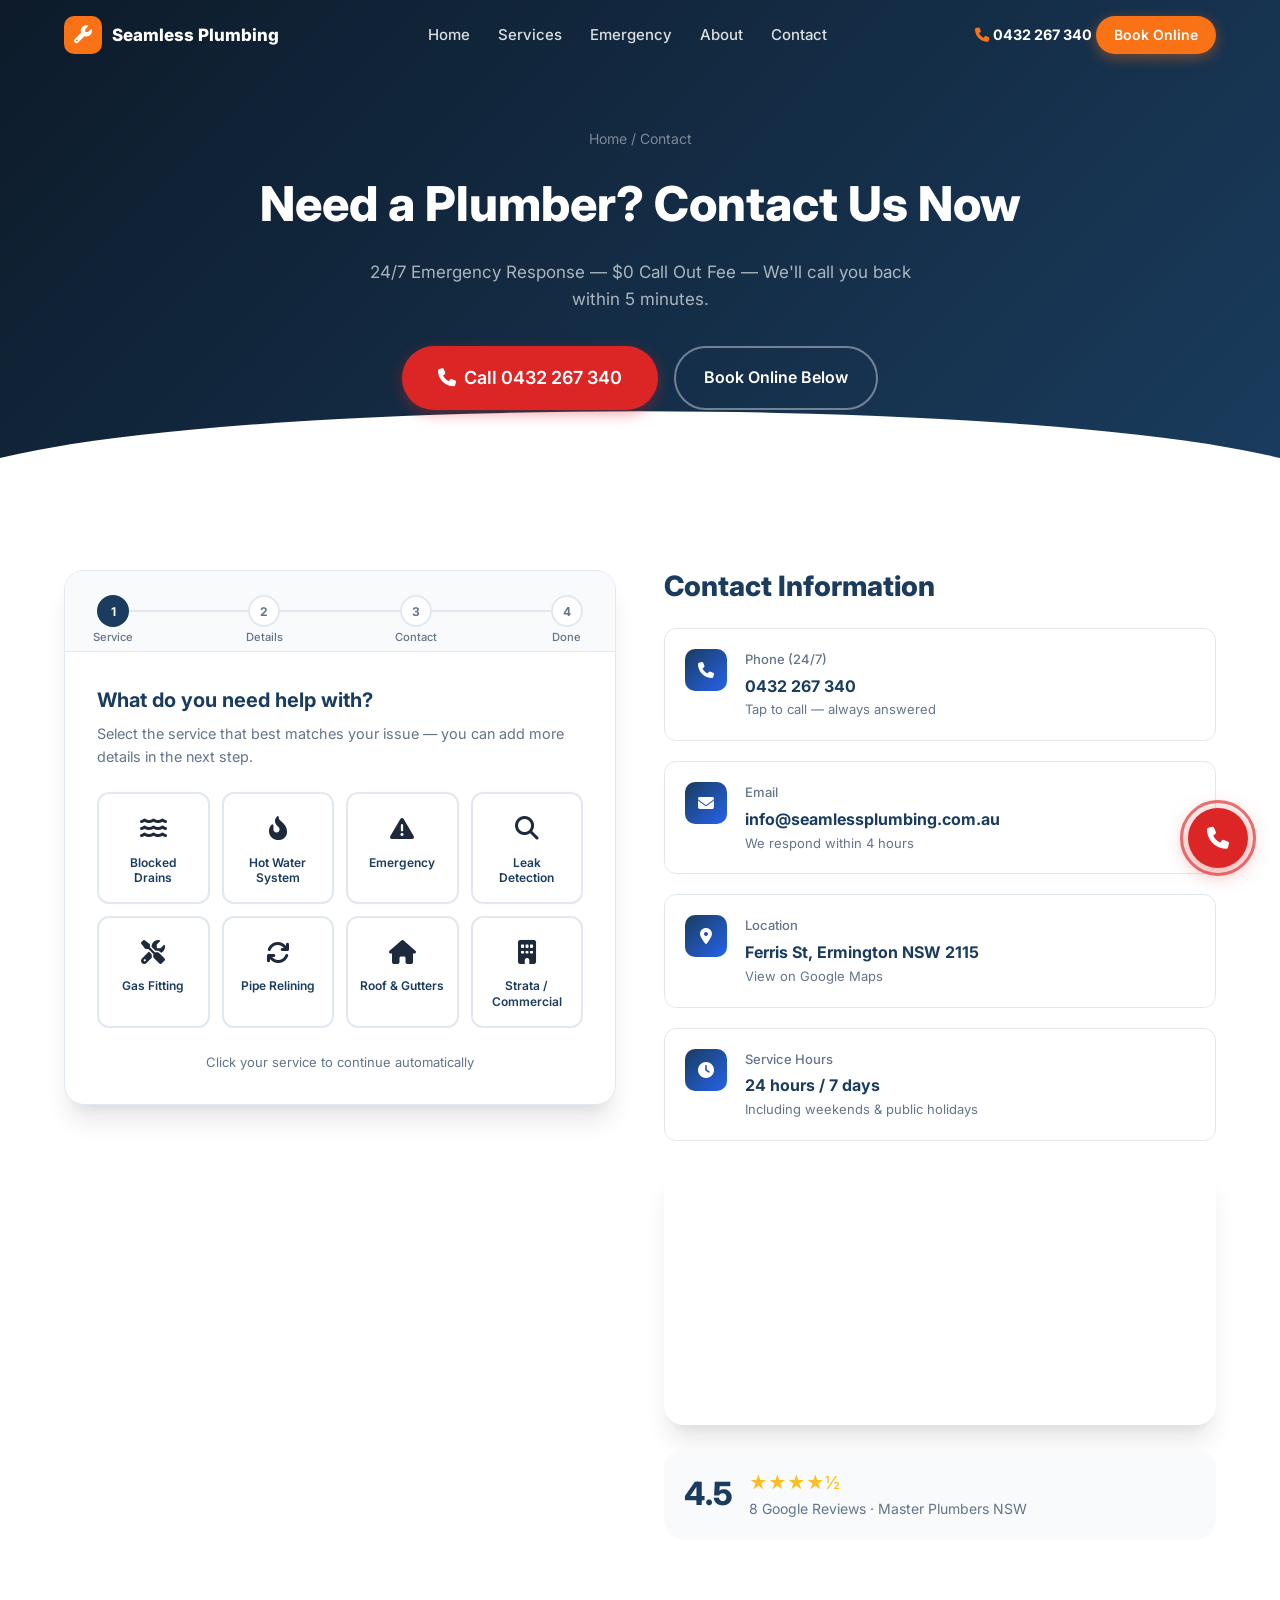
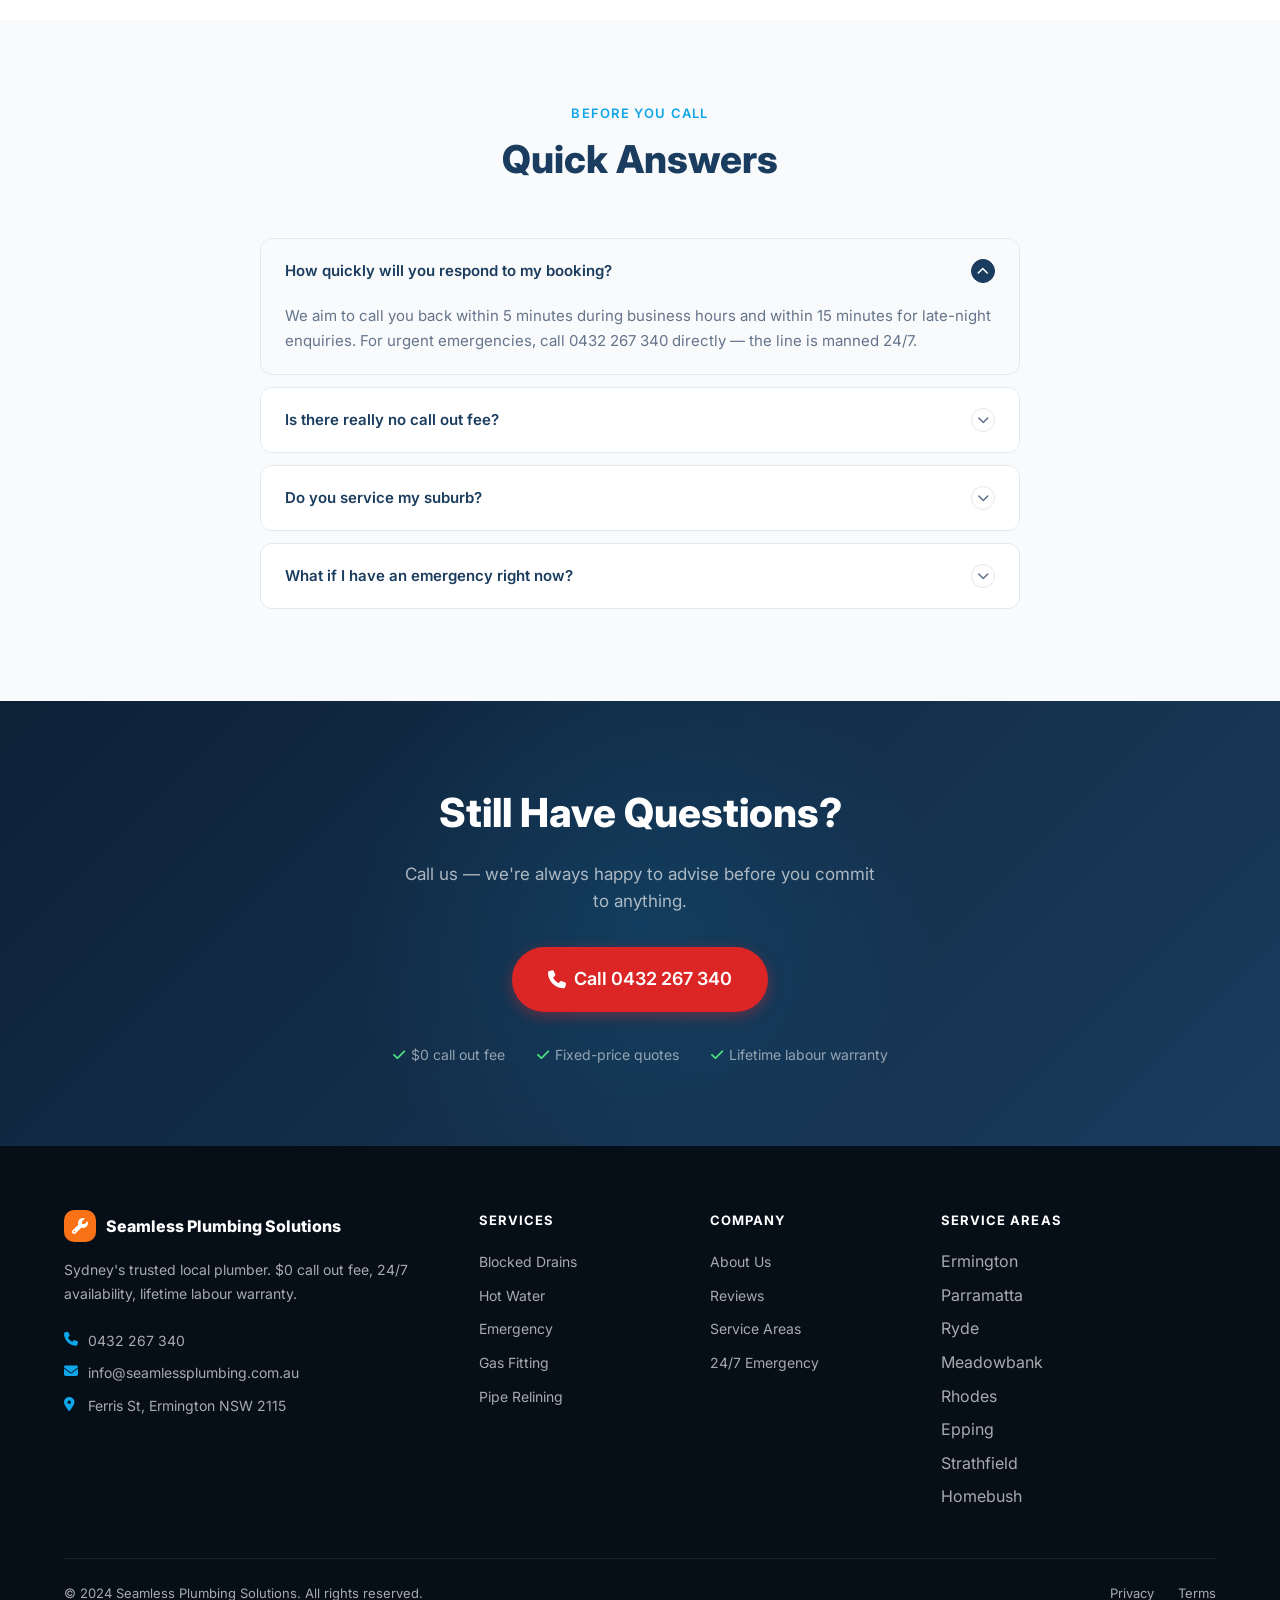
<file: contact.html>
<!DOCTYPE html>
<html lang="en-AU">
<head>
  <meta charset="UTF-8">
  <meta name="viewport" content="width=device-width, initial-scale=1.0">
  <title>Book a Plumber Sydney | Contact Seamless Plumbing Solutions</title>
  <meta name="description" content="Book a Sydney plumber online or call 0432 267 340. Ferris St, Ermington NSW 2115. We'll call you back within 5 minutes. $0 call out fee, 24/7 available.">
  <link rel="preconnect" href="https://fonts.googleapis.com">
  <link href="https://fonts.googleapis.com/css2?family=Inter:wght@300;400;500;600;700;800&display=swap" rel="stylesheet">
  <link rel="stylesheet" href="https://cdnjs.cloudflare.com/ajax/libs/font-awesome/6.5.0/css/all.min.css">
  <link rel="stylesheet" href="css/styles.css">
</head>
<body>

<div class="float-emergency">
  <span class="float-label">24/7 Emergency — Call Now</span>
  <a href="tel:0432267340" class="float-btn" aria-label="Emergency call">
    <span class="float-pulse"></span><span class="float-pulse float-pulse-2"></span>
    <i class="fa-solid fa-phone"></i>
  </a>
</div>
<div class="nav-overlay"></div>

<nav class="navbar">
  <div class="container">
    <div class="nav-inner">
      <a href="index.html" class="nav-logo"><span class="logo-icon"><i class="fa-solid fa-wrench"></i></span>Seamless Plumbing</a>
      <ul class="nav-links">
        <li><a href="index.html">Home</a></li>
        <li><a href="services.html">Services</a></li>
        <li><a href="emergency.html">Emergency</a></li>
        <li><a href="about.html">About</a></li>
        <li><a href="contact.html" class="active">Contact</a></li>
      </ul>
      <div class="nav-cta">
        <a href="tel:0432267340" class="nav-phone"><i class="fa-solid fa-phone"></i>0432 267 340</a>
        <a href="#booking-form" class="btn btn-primary btn-sm">Book Online</a>
      </div>
      <button class="nav-toggle" aria-label="Menu"><span></span><span></span><span></span></button>
    </div>
  </div>
</nav>

<header class="page-hero">
  <div class="container">
    <div class="ph-content">
      <div class="ph-breadcrumb"><a href="index.html">Home</a> / Contact</div>
      <h1 class="ph-title">Need a Plumber? Contact Us Now</h1>
      <p class="ph-sub">24/7 Emergency Response — $0 Call Out Fee — We'll call you back within 5 minutes.</p>
      <div class="ph-actions">
        <a href="tel:0432267340" class="btn btn-emergency btn-lg"><i class="fa-solid fa-phone"></i>Call 0432 267 340</a>
        <a href="#booking-form" class="btn btn-outline-white">Book Online Below</a>
      </div>
    </div>
  </div>
</header>

<!-- MAIN CONTACT SECTION -->
<section class="section" id="contact-main">
  <div class="container">
    <div class="contact-grid">

      <!-- BOOKING FORM -->
      <div id="booking-form" class="booking-wrapper animate-in">
        <div class="form-progress">
          <div class="form-step-indicator">
            <div class="step-dot active" id="sdot-0">1<span class="step-label">Service</span></div>
            <div class="step-line" id="sline-0"></div>
            <div class="step-dot" id="sdot-1">2<span class="step-label">Details</span></div>
            <div class="step-line" id="sline-1"></div>
            <div class="step-dot" id="sdot-2">3<span class="step-label">Contact</span></div>
            <div class="step-line" id="sline-2"></div>
            <div class="step-dot" id="sdot-3">4<span class="step-label">Done</span></div>
          </div>
        </div>

        <form id="booking-form-el" novalidate>
          <div class="form-body">

            <!-- STEP 1: SERVICE SELECTION -->
            <div class="form-step active" id="step-0">
              <h2 class="form-step-title">What do you need help with?</h2>
              <p class="form-step-sub">Select the service that best matches your issue — you can add more details in the next step.</p>
              <div class="service-option-grid">
                <div class="svc-opt" data-service="Blocked Drains">
                  <div class="svc-opt-icon"><i class="fa-solid fa-water"></i></div>
                  <div class="svc-opt-label">Blocked Drains</div>
                </div>
                <div class="svc-opt" data-service="Hot Water">
                  <div class="svc-opt-icon"><i class="fa-solid fa-fire-flame-curved"></i></div>
                  <div class="svc-opt-label">Hot Water System</div>
                </div>
                <div class="svc-opt" data-service="Emergency">
                  <div class="svc-opt-icon"><i class="fa-solid fa-triangle-exclamation"></i></div>
                  <div class="svc-opt-label">Emergency</div>
                </div>
                <div class="svc-opt" data-service="Leak Detection">
                  <div class="svc-opt-icon"><i class="fa-solid fa-magnifying-glass"></i></div>
                  <div class="svc-opt-label">Leak Detection</div>
                </div>
                <div class="svc-opt" data-service="Gas Fitting">
                  <div class="svc-opt-icon"><i class="fa-solid fa-screwdriver-wrench"></i></div>
                  <div class="svc-opt-label">Gas Fitting</div>
                </div>
                <div class="svc-opt" data-service="Pipe Relining">
                  <div class="svc-opt-icon"><i class="fa-solid fa-arrows-rotate"></i></div>
                  <div class="svc-opt-label">Pipe Relining</div>
                </div>
                <div class="svc-opt" data-service="Roof & Gutters">
                  <div class="svc-opt-icon"><i class="fa-solid fa-house"></i></div>
                  <div class="svc-opt-label">Roof &amp; Gutters</div>
                </div>
                <div class="svc-opt" data-service="Strata">
                  <div class="svc-opt-icon"><i class="fa-solid fa-building"></i></div>
                  <div class="svc-opt-label">Strata / Commercial</div>
                </div>
              </div>
              <p style="font-size:.8125rem;color:var(--text-muted);text-align:center">Click your service to continue automatically</p>
            </div>

            <!-- STEP 2: JOB DETAILS -->
            <div class="form-step" id="step-1">
              <h2 class="form-step-title">Tell us about the job</h2>
              <p class="form-step-sub">The more detail, the better we can prepare before arriving.</p>
              <div class="form-group">
                <label class="form-label" for="suburb">Your suburb</label>
                <select id="suburb" class="form-control" required>
                  <option value="">— Select your suburb —</option>
                  <option>Ermington</option><option>Parramatta</option><option>Ryde</option>
                  <option>Meadowbank</option><option>Rhodes</option><option>Epping</option>
                  <option>Strathfield</option><option>Homebush</option><option>Eastwood</option>
                  <option>Gladesville</option><option>Putney</option><option>Shepherd's Bay</option>
                  <option>Other (Greater Sydney)</option>
                </select>
              </div>
              <div class="form-group">
                <label class="form-label" for="preferred-time">Preferred time</label>
                <select id="preferred-time" class="form-control">
                  <option value="">— Select preference —</option>
                  <option>As soon as possible (emergency)</option>
                  <option>Today — morning (8am–12pm)</option>
                  <option>Today — afternoon (12pm–5pm)</option>
                  <option>Tomorrow — morning</option>
                  <option>Tomorrow — afternoon</option>
                  <option>This week — flexible</option>
                  <option>I'll confirm by phone</option>
                </select>
              </div>
              <div class="form-group">
                <label class="form-label" for="description">Brief description (optional)</label>
                <textarea id="description" class="form-control" rows="4" placeholder="e.g. Kitchen drain slow to clear, happened after heavy rain..."></textarea>
              </div>
              <div class="form-nav">
                <button type="button" class="btn btn-outline btn-sm" data-prev><i class="fa-solid fa-arrow-left"></i> Back</button>
                <button type="button" class="btn btn-primary" data-next>Next <i class="fa-solid fa-arrow-right"></i></button>
              </div>
            </div>

            <!-- STEP 3: CONTACT DETAILS -->
            <div class="form-step" id="step-2">
              <h2 class="form-step-title">Your contact details</h2>
              <p class="form-step-sub">We'll call you back within 5 minutes to confirm your booking.</p>
              <div class="form-row">
                <div class="form-group">
                  <label class="form-label" for="first-name">First name</label>
                  <input type="text" id="first-name" class="form-control" placeholder="Jane" required>
                </div>
                <div class="form-group">
                  <label class="form-label" for="last-name">Last name</label>
                  <input type="text" id="last-name" class="form-control" placeholder="Smith" required>
                </div>
              </div>
              <div class="form-group">
                <label class="form-label" for="phone">Phone number</label>
                <input type="tel" id="phone" class="form-control" placeholder="04XX XXX XXX" required>
              </div>
              <div class="form-group">
                <label class="form-label" for="email">Email address (optional)</label>
                <input type="email" id="email" class="form-control" placeholder="jane@example.com">
              </div>
              <p style="font-size:.8125rem;color:var(--text-muted);margin-top:.5rem;margin-bottom:1.5rem"><i class="fa-solid fa-lock" style="color:var(--success);margin-right:.25rem"></i> Your details are kept private and never shared. We'll call within 5 minutes.</p>
              <div class="form-nav">
                <button type="button" class="btn btn-outline btn-sm" data-prev><i class="fa-solid fa-arrow-left"></i> Back</button>
                <button type="submit" class="btn btn-primary">Book Now <i class="fa-solid fa-calendar-check"></i></button>
              </div>
            </div>

            <!-- STEP 4: SUCCESS -->
            <div class="form-step" id="step-3">
              <div class="form-success">
                <div class="success-icon"><i class="fa-solid fa-circle-check"></i></div>
                <h2 style="font-size:1.5rem;font-weight:800;color:var(--primary);margin-bottom:.5rem">Booking Received!</h2>
                <p style="color:var(--text-muted);margin-bottom:1.5rem">We'll call you back within 5 minutes to confirm. If it's urgent, call us directly on <a href="tel:0432267340" style="font-weight:700;color:var(--primary)">0432 267 340</a>.</p>
                <div style="background:var(--bg);border-radius:var(--r);padding:1.25rem;text-align:left;font-size:.9rem;color:var(--text-muted)">
                  <div style="margin-bottom:.5rem"><i class="fa-solid fa-check" style="color:var(--success);margin-right:.5rem"></i>$0 call out fee applies</div>
                  <div style="margin-bottom:.5rem"><i class="fa-solid fa-check" style="color:var(--success);margin-right:.5rem"></i>Fixed-price quote before any work starts</div>
                  <div><i class="fa-solid fa-check" style="color:var(--success);margin-right:.5rem"></i>Lifetime warranty on all labour</div>
                </div>
              </div>
            </div>

          </div>
        </form>
      </div>

      <!-- CONTACT INFO -->
      <div class="animate-in d2">
        <h2 class="section-title" style="text-align:left;font-size:1.75rem;margin-bottom:1.5rem">Contact Information</h2>
        <div class="contact-info-items">
          <div class="contact-info-card">
            <div class="ci-icon"><i class="fa-solid fa-phone"></i></div>
            <div>
              <div class="ci-label">Phone (24/7)</div>
              <div class="ci-value"><a href="tel:0432267340">0432 267 340</a></div>
              <div class="ci-sub">Tap to call — always answered</div>
            </div>
          </div>
          <div class="contact-info-card">
            <div class="ci-icon"><i class="fa-solid fa-envelope"></i></div>
            <div>
              <div class="ci-label">Email</div>
              <div class="ci-value"><a href="mailto:info@seamlessplumbing.com.au">info@seamlessplumbing.com.au</a></div>
              <div class="ci-sub">We respond within 4 hours</div>
            </div>
          </div>
          <div class="contact-info-card">
            <div class="ci-icon"><i class="fa-solid fa-location-dot"></i></div>
            <div>
              <div class="ci-label">Location</div>
              <div class="ci-value">Ferris St, Ermington NSW 2115</div>
              <div class="ci-sub"><a href="https://maps.google.com/?q=Ermington+NSW+2115" target="_blank" rel="noopener">View on Google Maps</a></div>
            </div>
          </div>
          <div class="contact-info-card">
            <div class="ci-icon"><i class="fa-solid fa-clock"></i></div>
            <div>
              <div class="ci-label">Service Hours</div>
              <div class="ci-value">24 hours / 7 days</div>
              <div class="ci-sub">Including weekends &amp; public holidays</div>
            </div>
          </div>
        </div>

        <!-- MAP -->
        <div class="map-wrapper" style="height:260px;margin-top:1.5rem">
          <iframe src="https://maps.google.com/maps?q=Ermington+NSW+2115+Australia&z=14&output=embed" title="Seamless Plumbing location" loading="lazy" allowfullscreen></iframe>
        </div>

        <!-- SOCIAL PROOF -->
        <div style="background:var(--bg);border-radius:var(--r-lg);padding:1.25rem;margin-top:1.5rem;display:flex;align-items:center;gap:1rem">
          <div style="font-size:2rem;font-weight:800;color:var(--primary);line-height:1">4.5</div>
          <div>
            <div style="color:#FBBF24;font-size:1.125rem">★★★★½</div>
            <div style="font-size:.875rem;color:var(--text-muted)">8 Google Reviews · Master Plumbers NSW</div>
          </div>
        </div>
      </div>

    </div>
  </div>
</section>

<!-- FAQ -->
<section class="section section-alt" id="contact-faq">
  <div class="container">
    <div class="section-header">
      <span class="section-label">Before You Call</span>
      <h2 class="section-title">Quick Answers</h2>
    </div>
    <div class="faq-list">
      <div class="faq-item open">
        <button class="faq-q">How quickly will you respond to my booking? <span class="faq-chevron"><i class="fa-solid fa-chevron-down"></i></span></button>
        <div class="faq-a"><div class="faq-a-inner">We aim to call you back within 5 minutes during business hours and within 15 minutes for late-night enquiries. For urgent emergencies, call 0432 267 340 directly — the line is manned 24/7.</div></div>
      </div>
      <div class="faq-item">
        <button class="faq-q">Is there really no call out fee? <span class="faq-chevron"><i class="fa-solid fa-chevron-down"></i></span></button>
        <div class="faq-a"><div class="faq-a-inner">Correct — $0, zero, nothing. You pay only for the work carried out. We'll assess the job and provide a fixed-price quote before starting. No charge for the assessment either.</div></div>
      </div>
      <div class="faq-item">
        <button class="faq-q">Do you service my suburb? <span class="faq-chevron"><i class="fa-solid fa-chevron-down"></i></span></button>
        <div class="faq-a"><div class="faq-a-inner">We cover Ermington, Parramatta, Ryde, Meadowbank, Rhodes, Epping, Strathfield, Homebush, Eastwood, Gladesville, and all surrounding Greater Sydney suburbs. If you're unsure, call us — if we can't help, we'll refer you to someone reliable.</div></div>
      </div>
      <div class="faq-item">
        <button class="faq-q">What if I have an emergency right now? <span class="faq-chevron"><i class="fa-solid fa-chevron-down"></i></span></button>
        <div class="faq-a"><div class="faq-a-inner">Don't fill in a form — call 0432 267 340 right now. We'll dispatch the nearest plumber immediately. Target arrival time: 60 minutes or less. That number is answered 24 hours a day, 365 days a year.</div></div>
      </div>
    </div>
  </div>
</section>

<section class="cta-section">
  <div class="container">
    <div class="cta-inner">
      <h2 class="cta-title">Still Have Questions?</h2>
      <p class="cta-sub">Call us — we're always happy to advise before you commit to anything.</p>
      <div class="cta-actions">
        <a href="tel:0432267340" class="btn btn-emergency btn-lg"><i class="fa-solid fa-phone"></i>Call 0432 267 340</a>
      </div>
      <div class="cta-guarantees">
        <span class="cta-guarantee"><i class="fa-solid fa-check"></i>$0 call out fee</span>
        <span class="cta-guarantee"><i class="fa-solid fa-check"></i>Fixed-price quotes</span>
        <span class="cta-guarantee"><i class="fa-solid fa-check"></i>Lifetime labour warranty</span>
      </div>
    </div>
  </div>
</section>

<footer class="footer">
  <div class="container">
    <div class="footer-grid">
      <div>
        <div class="footer-brand"><span class="logo-icon" style="width:32px;height:32px;font-size:1rem"><i class="fa-solid fa-wrench"></i></span>Seamless Plumbing Solutions</div>
        <p class="footer-desc">Sydney's trusted local plumber. $0 call out fee, 24/7 availability, lifetime labour warranty.</p>
        <div class="footer-contact-item"><i class="fa-solid fa-phone"></i><a href="tel:0432267340">0432 267 340</a></div>
        <div class="footer-contact-item"><i class="fa-solid fa-envelope"></i><a href="mailto:info@seamlessplumbing.com.au">info@seamlessplumbing.com.au</a></div>
        <div class="footer-contact-item"><i class="fa-solid fa-location-dot"></i>Ferris St, Ermington NSW 2115</div>
      </div>
      <div>
        <div class="footer-heading">Services</div>
        <ul class="footer-links">
          <li><a href="services.html#blocked-drains">Blocked Drains</a></li><li><a href="services.html#hot-water">Hot Water</a></li>
          <li><a href="emergency.html">Emergency</a></li><li><a href="services.html#gas-fitting">Gas Fitting</a></li>
          <li><a href="services.html#pipe-relining">Pipe Relining</a></li>
        </ul>
      </div>
      <div>
        <div class="footer-heading">Company</div>
        <ul class="footer-links">
          <li><a href="about.html">About Us</a></li><li><a href="index.html#reviews">Reviews</a></li>
          <li><a href="index.html#coverage">Service Areas</a></li><li><a href="emergency.html">24/7 Emergency</a></li>
        </ul>
      </div>
      <div>
        <div class="footer-heading">Service Areas</div>
        <ul class="footer-links" style="columns:2;gap:.5rem">
          <li>Ermington</li><li>Parramatta</li><li>Ryde</li><li>Meadowbank</li>
          <li>Rhodes</li><li>Epping</li><li>Strathfield</li><li>Homebush</li>
        </ul>
      </div>
    </div>
    <div class="footer-bottom">
      <span>© 2024 Seamless Plumbing Solutions. All rights reserved.</span>
      <div class="footer-bottom-links"><a href="#">Privacy</a><a href="#">Terms</a></div>
    </div>
  </div>
</footer>

<script src="js/main.js"></script>
</body>
</html>
</file>
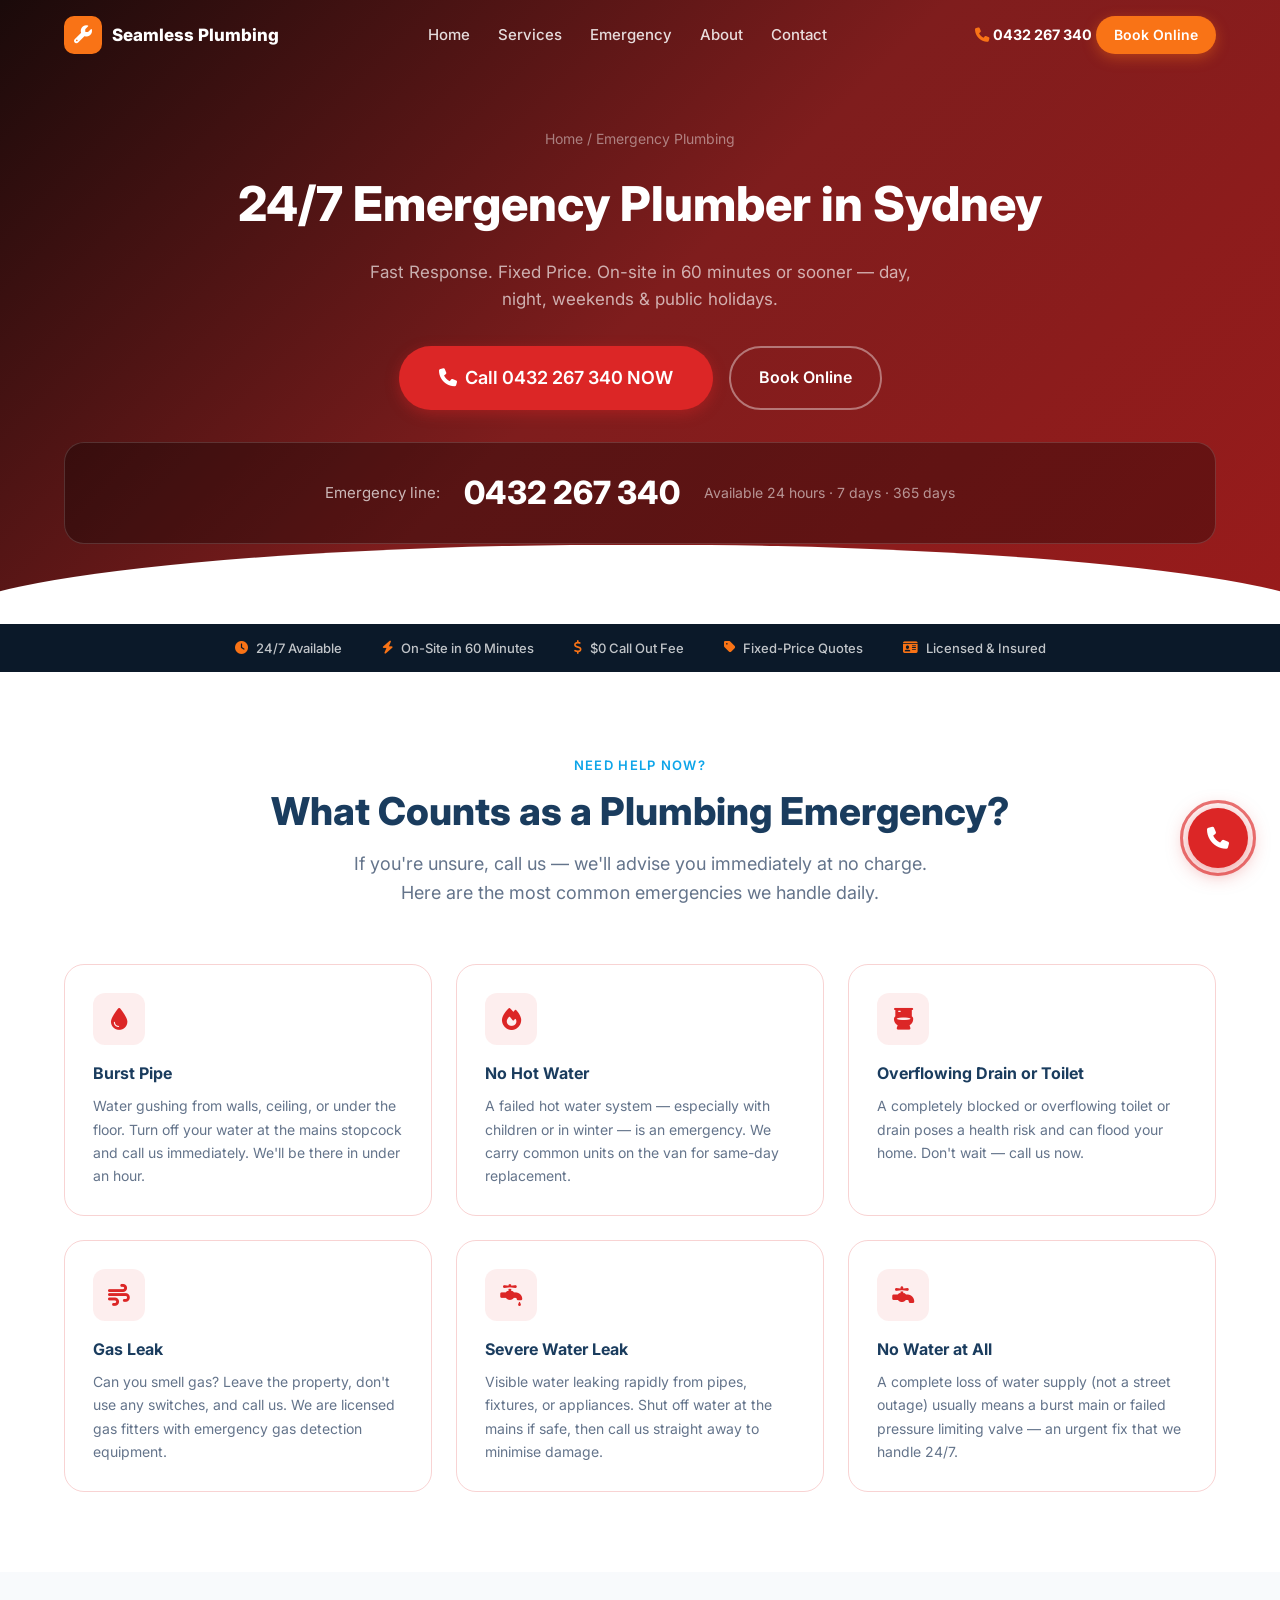
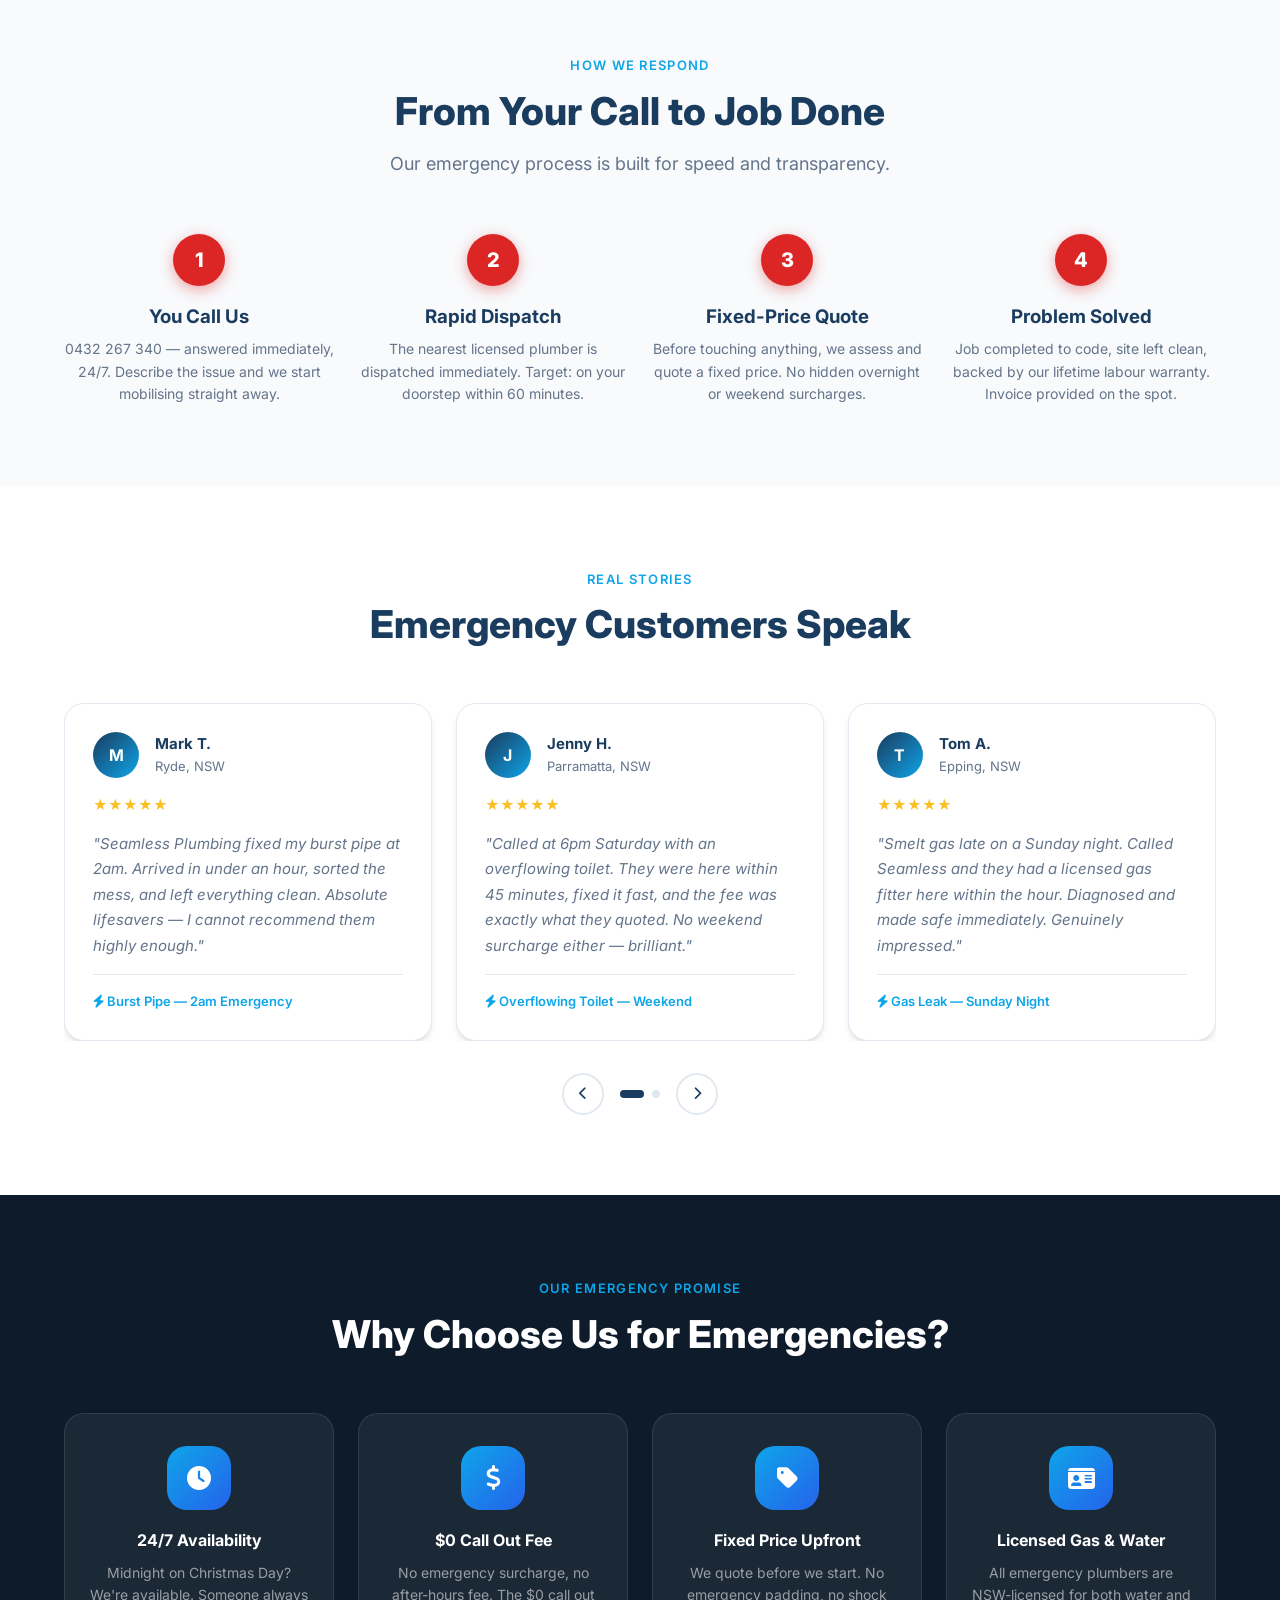
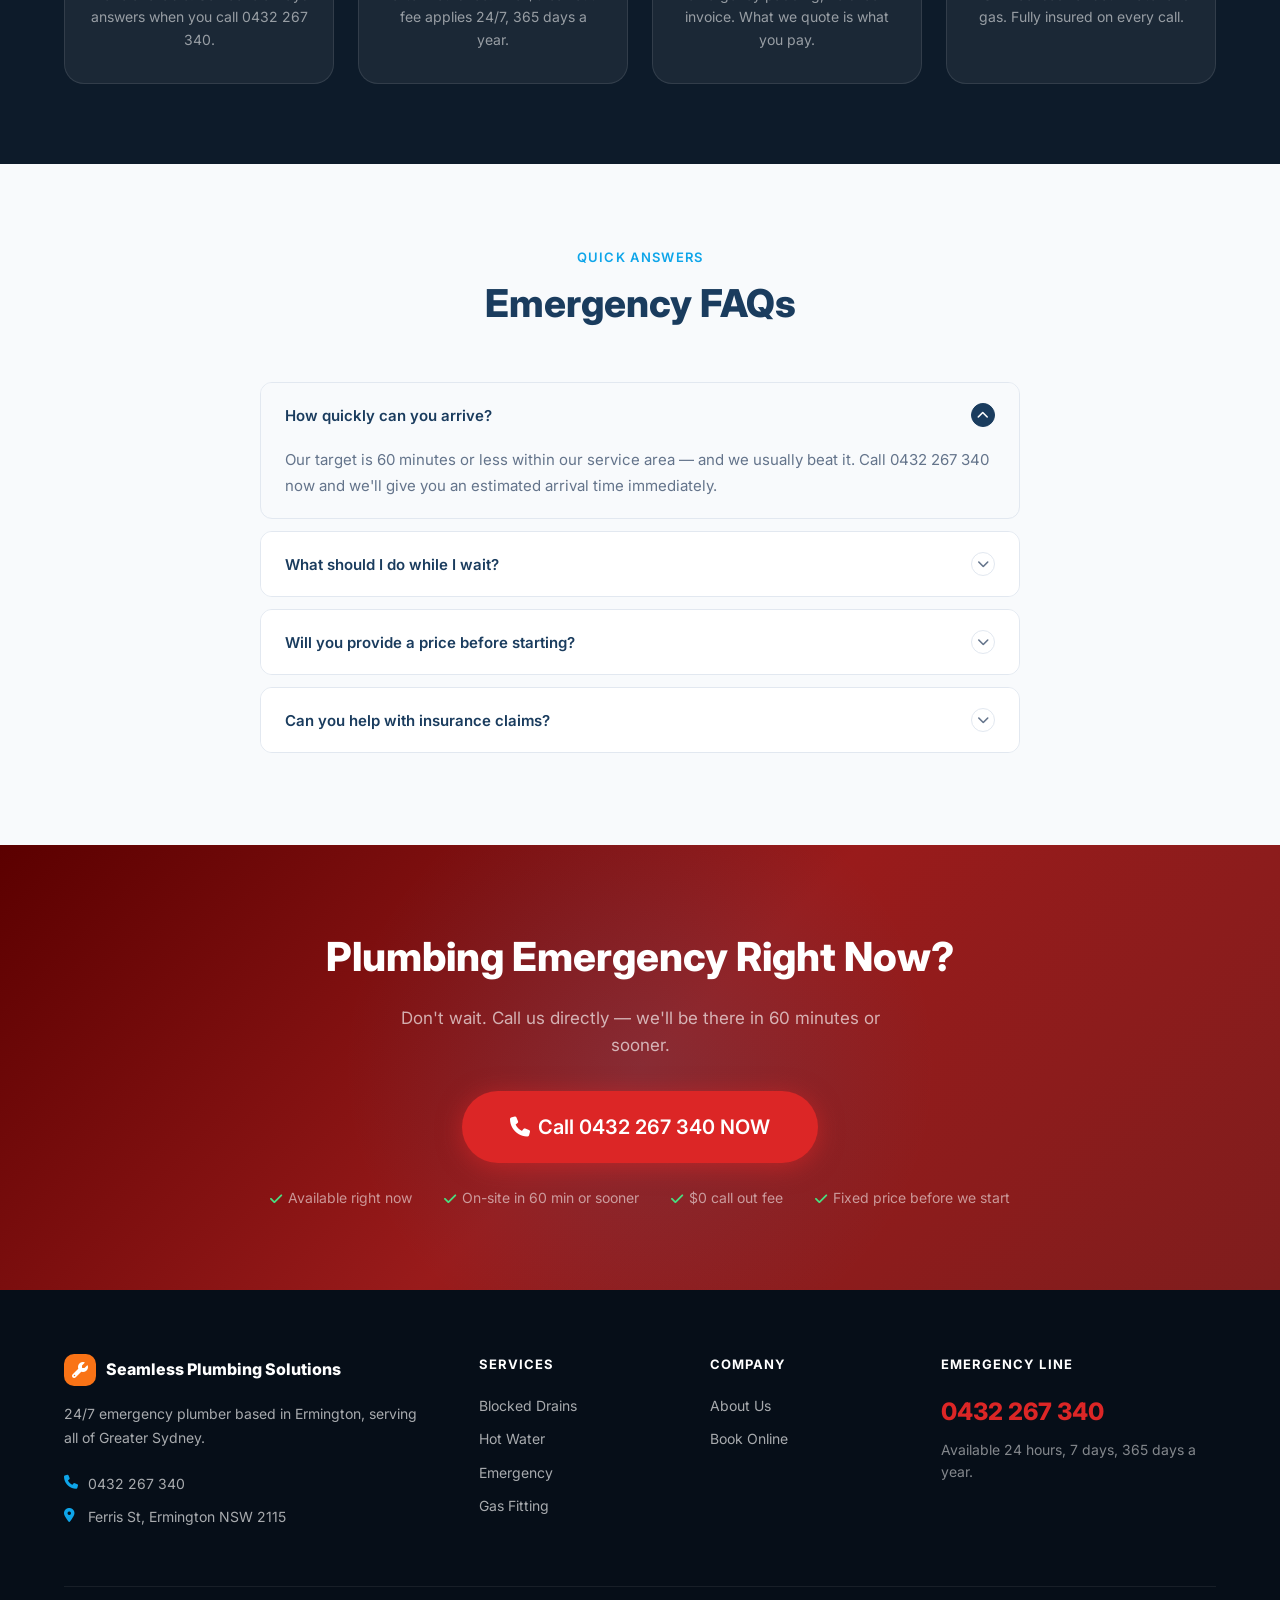
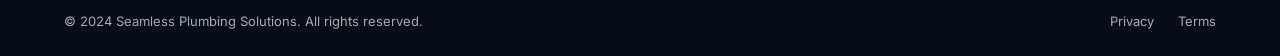
<file: emergency.html>
<!DOCTYPE html>
<html lang="en-AU">
<head>
  <meta charset="UTF-8">
  <meta name="viewport" content="width=device-width, initial-scale=1.0">
  <title>Emergency Plumber Sydney 24/7 | On-Site in 60 Min | Seamless Plumbing</title>
  <meta name="description" content="24/7 emergency plumber in Sydney. Burst pipes, no hot water, blocked drains — on-site in 60 minutes or less. $0 call out fee. Call 0432 267 340 now.">
  <link rel="preconnect" href="https://fonts.googleapis.com">
  <link href="https://fonts.googleapis.com/css2?family=Inter:wght@300;400;500;600;700;800&display=swap" rel="stylesheet">
  <link rel="stylesheet" href="https://cdnjs.cloudflare.com/ajax/libs/font-awesome/6.5.0/css/all.min.css">
  <link rel="stylesheet" href="css/styles.css">
  <style>
    .em-hero-call { display: flex; align-items: center; justify-content: center; gap: 1.5rem; background: rgba(0,0,0,.3); border: 1px solid rgba(255,255,255,.15); border-radius: var(--r-lg); padding: 1.5rem 2rem; margin-top: 2rem; flex-wrap: wrap; }
    .em-hero-call .big-number { font-size: 2rem; font-weight: 800; color: white; }
    .em-response-steps { display: grid; grid-template-columns: repeat(4,1fr); gap: 1.5rem; }
    .em-step { text-align: center; }
    .em-step-num { width: 52px; height: 52px; border-radius: 50%; background: var(--emergency); color: white; display: flex; align-items: center; justify-content: center; font-size: 1.25rem; font-weight: 800; margin: 0 auto 1rem; box-shadow: 0 4px 14px rgba(220,38,38,.4); }
    .em-step-title { font-weight: 700; color: var(--primary); margin-bottom: .375rem; }
    .em-step-desc { font-size: .875rem; color: var(--text-muted); }
    @media(max-width:768px){.em-response-steps{grid-template-columns:repeat(2,1fr)}}
    @media(max-width:480px){.em-response-steps{grid-template-columns:1fr}}
  </style>
</head>
<body>

<div class="float-emergency">
  <span class="float-label">Emergency — Call Now</span>
  <a href="tel:0432267340" class="float-btn" aria-label="Emergency call">
    <span class="float-pulse"></span><span class="float-pulse float-pulse-2"></span>
    <i class="fa-solid fa-phone"></i>
  </a>
</div>
<div class="nav-overlay"></div>

<nav class="navbar">
  <div class="container">
    <div class="nav-inner">
      <a href="index.html" class="nav-logo"><span class="logo-icon"><i class="fa-solid fa-wrench"></i></span>Seamless Plumbing</a>
      <ul class="nav-links">
        <li><a href="index.html">Home</a></li>
        <li><a href="services.html">Services</a></li>
        <li><a href="emergency.html" class="active">Emergency</a></li>
        <li><a href="about.html">About</a></li>
        <li><a href="contact.html">Contact</a></li>
      </ul>
      <div class="nav-cta">
        <a href="tel:0432267340" class="nav-phone"><i class="fa-solid fa-phone"></i>0432 267 340</a>
        <a href="contact.html" class="btn btn-primary btn-sm">Book Online</a>
      </div>
      <button class="nav-toggle" aria-label="Menu"><span></span><span></span><span></span></button>
    </div>
  </div>
</nav>

<!-- EMERGENCY HERO (red theme) -->
<header class="page-hero emergency">
  <div class="container">
    <div class="ph-content">
      <div class="ph-breadcrumb"><a href="index.html">Home</a> / Emergency Plumbing</div>
      <h1 class="ph-title">24/7 Emergency Plumber in Sydney</h1>
      <p class="ph-sub">Fast Response. Fixed Price. On-site in 60 minutes or sooner — day, night, weekends &amp; public holidays.</p>
      <div class="ph-actions">
        <a href="tel:0432267340" class="btn btn-emergency btn-lg" style="font-size:1.125rem;padding:1.125rem 2.5rem"><i class="fa-solid fa-phone"></i>Call 0432 267 340 NOW</a>
        <a href="contact.html" class="btn btn-outline-white">Book Online</a>
      </div>
      <div class="em-hero-call">
        <div style="color:rgba(255,255,255,.7);font-size:.9375rem">Emergency line:</div>
        <a href="tel:0432267340" class="big-number">0432 267 340</a>
        <div style="color:rgba(255,255,255,.55);font-size:.875rem">Available 24 hours · 7 days · 365 days</div>
      </div>
    </div>
  </div>
</header>

<!-- TRUST BAR -->
<div class="trust-bar">
  <div class="container">
    <div class="trust-bar-inner">
      <span class="trust-item"><i class="fa-solid fa-clock"></i>24/7 Available</span>
      <span class="trust-item"><i class="fa-solid fa-bolt"></i>On-Site in 60 Minutes</span>
      <span class="trust-item"><i class="fa-solid fa-dollar-sign"></i>$0 Call Out Fee</span>
      <span class="trust-item"><i class="fa-solid fa-tag"></i>Fixed-Price Quotes</span>
      <span class="trust-item"><i class="fa-solid fa-id-card"></i>Licensed &amp; Insured</span>
    </div>
  </div>
</div>

<!-- WHAT IS AN EMERGENCY? -->
<section class="section" id="what-qualifies">
  <div class="container">
    <div class="section-header">
      <span class="section-label">Need Help Now?</span>
      <h2 class="section-title">What Counts as a Plumbing Emergency?</h2>
      <p class="section-subtitle">If you're unsure, call us — we'll advise you immediately at no charge. Here are the most common emergencies we handle daily.</p>
    </div>
    <div class="emergency-grid">
      <div class="em-card animate-in">
        <div class="em-icon"><i class="fa-solid fa-droplet" style="color:var(--emergency)"></i></div>
        <h3 class="em-title">Burst Pipe</h3>
        <p class="em-desc">Water gushing from walls, ceiling, or under the floor. Turn off your water at the mains stopcock and call us immediately. We'll be there in under an hour.</p>
      </div>
      <div class="em-card animate-in d1">
        <div class="em-icon"><i class="fa-solid fa-fire" style="color:var(--emergency)"></i></div>
        <h3 class="em-title">No Hot Water</h3>
        <p class="em-desc">A failed hot water system — especially with children or in winter — is an emergency. We carry common units on the van for same-day replacement.</p>
      </div>
      <div class="em-card animate-in d2">
        <div class="em-icon"><i class="fa-solid fa-toilet" style="color:var(--emergency)"></i></div>
        <h3 class="em-title">Overflowing Drain or Toilet</h3>
        <p class="em-desc">A completely blocked or overflowing toilet or drain poses a health risk and can flood your home. Don't wait — call us now.</p>
      </div>
      <div class="em-card animate-in">
        <div class="em-icon"><i class="fa-solid fa-wind" style="color:var(--emergency)"></i></div>
        <h3 class="em-title">Gas Leak</h3>
        <p class="em-desc">Can you smell gas? Leave the property, don't use any switches, and call us. We are licensed gas fitters with emergency gas detection equipment.</p>
      </div>
      <div class="em-card animate-in d1">
        <div class="em-icon"><i class="fa-solid fa-faucet-drip" style="color:var(--emergency)"></i></div>
        <h3 class="em-title">Severe Water Leak</h3>
        <p class="em-desc">Visible water leaking rapidly from pipes, fixtures, or appliances. Shut off water at the mains if safe, then call us straight away to minimise damage.</p>
      </div>
      <div class="em-card animate-in d2">
        <div class="em-icon"><i class="fa-solid fa-faucet" style="color:var(--emergency)"></i></div>
        <h3 class="em-title">No Water at All</h3>
        <p class="em-desc">A complete loss of water supply (not a street outage) usually means a burst main or failed pressure limiting valve — an urgent fix that we handle 24/7.</p>
      </div>
    </div>
  </div>
</section>

<!-- RESPONSE PROCESS -->
<section class="section section-alt" id="our-response">
  <div class="container">
    <div class="section-header">
      <span class="section-label">How We Respond</span>
      <h2 class="section-title">From Your Call to Job Done</h2>
      <p class="section-subtitle">Our emergency process is built for speed and transparency.</p>
    </div>
    <div class="em-response-steps">
      <div class="em-step animate-in">
        <div class="em-step-num">1</div>
        <h3 class="em-step-title">You Call Us</h3>
        <p class="em-step-desc">0432 267 340 — answered immediately, 24/7. Describe the issue and we start mobilising straight away.</p>
      </div>
      <div class="em-step animate-in d1">
        <div class="em-step-num">2</div>
        <h3 class="em-step-title">Rapid Dispatch</h3>
        <p class="em-step-desc">The nearest licensed plumber is dispatched immediately. Target: on your doorstep within 60 minutes.</p>
      </div>
      <div class="em-step animate-in d2">
        <div class="em-step-num">3</div>
        <h3 class="em-step-title">Fixed-Price Quote</h3>
        <p class="em-step-desc">Before touching anything, we assess and quote a fixed price. No hidden overnight or weekend surcharges.</p>
      </div>
      <div class="em-step animate-in d3">
        <div class="em-step-num">4</div>
        <h3 class="em-step-title">Problem Solved</h3>
        <p class="em-step-desc">Job completed to code, site left clean, backed by our lifetime labour warranty. Invoice provided on the spot.</p>
      </div>
    </div>
  </div>
</section>

<!-- EMERGENCY TESTIMONIALS -->
<section class="section" id="emergency-reviews">
  <div class="container">
    <div class="section-header">
      <span class="section-label">Real Stories</span>
      <h2 class="section-title">Emergency Customers Speak</h2>
    </div>
    <div class="testimonials-track">
      <div class="testimonials-inner">
        <div class="testimonial-card">
          <div class="testimonial-header">
            <div class="t-avatar">M</div>
            <div><div class="t-name">Mark T.</div><div class="t-location">Ryde, NSW</div></div>
          </div>
          <div class="t-stars">★★★★★</div>
          <p class="t-text">"Seamless Plumbing fixed my burst pipe at 2am. Arrived in under an hour, sorted the mess, and left everything clean. Absolute lifesavers — I cannot recommend them highly enough."</p>
          <div class="t-service"><i class="fa-solid fa-bolt"></i> Burst Pipe — 2am Emergency</div>
        </div>
        <div class="testimonial-card">
          <div class="testimonial-header">
            <div class="t-avatar">J</div>
            <div><div class="t-name">Jenny H.</div><div class="t-location">Parramatta, NSW</div></div>
          </div>
          <div class="t-stars">★★★★★</div>
          <p class="t-text">"Called at 6pm Saturday with an overflowing toilet. They were here within 45 minutes, fixed it fast, and the fee was exactly what they quoted. No weekend surcharge either — brilliant."</p>
          <div class="t-service"><i class="fa-solid fa-bolt"></i> Overflowing Toilet — Weekend</div>
        </div>
        <div class="testimonial-card">
          <div class="testimonial-header">
            <div class="t-avatar">T</div>
            <div><div class="t-name">Tom A.</div><div class="t-location">Epping, NSW</div></div>
          </div>
          <div class="t-stars">★★★★★</div>
          <p class="t-text">"Smelt gas late on a Sunday night. Called Seamless and they had a licensed gas fitter here within the hour. Diagnosed and made safe immediately. Genuinely impressed."</p>
          <div class="t-service"><i class="fa-solid fa-bolt"></i> Gas Leak — Sunday Night</div>
        </div>
      </div>
    </div>
    <div class="testimonials-controls">
      <button class="t-btn prev"><i class="fa-solid fa-chevron-left"></i></button>
      <div class="t-dots"><button class="t-dot active"></button><button class="t-dot"></button></div>
      <button class="t-btn next"><i class="fa-solid fa-chevron-right"></i></button>
    </div>
  </div>
</section>

<!-- WHY CHOOSE FOR EMERGENCIES -->
<section class="section section-dark">
  <div class="container">
    <div class="section-header">
      <span class="section-label">Our Emergency Promise</span>
      <h2 class="section-title">Why Choose Us for Emergencies?</h2>
    </div>
    <div class="usp-grid">
      <div class="usp-card"><div class="usp-icon"><i class="fa-solid fa-clock"></i></div><h3 class="usp-title">24/7 Availability</h3><p class="usp-desc">Midnight on Christmas Day? We're available. Someone always answers when you call 0432 267 340.</p></div>
      <div class="usp-card"><div class="usp-icon"><i class="fa-solid fa-dollar-sign"></i></div><h3 class="usp-title">$0 Call Out Fee</h3><p class="usp-desc">No emergency surcharge, no after-hours fee. The $0 call out fee applies 24/7, 365 days a year.</p></div>
      <div class="usp-card"><div class="usp-icon"><i class="fa-solid fa-tag"></i></div><h3 class="usp-title">Fixed Price Upfront</h3><p class="usp-desc">We quote before we start. No emergency padding, no shock invoice. What we quote is what you pay.</p></div>
      <div class="usp-card"><div class="usp-icon"><i class="fa-solid fa-id-card"></i></div><h3 class="usp-title">Licensed Gas &amp; Water</h3><p class="usp-desc">All emergency plumbers are NSW-licensed for both water and gas. Fully insured on every call.</p></div>
    </div>
  </div>
</section>

<!-- EMERGENCY FAQ -->
<section class="section section-alt" id="emergency-faq">
  <div class="container">
    <div class="section-header">
      <span class="section-label">Quick Answers</span>
      <h2 class="section-title">Emergency FAQs</h2>
    </div>
    <div class="faq-list">
      <div class="faq-item open">
        <button class="faq-q">How quickly can you arrive? <span class="faq-chevron"><i class="fa-solid fa-chevron-down"></i></span></button>
        <div class="faq-a"><div class="faq-a-inner">Our target is 60 minutes or less within our service area — and we usually beat it. Call 0432 267 340 now and we'll give you an estimated arrival time immediately.</div></div>
      </div>
      <div class="faq-item">
        <button class="faq-q">What should I do while I wait? <span class="faq-chevron"><i class="fa-solid fa-chevron-down"></i></span></button>
        <div class="faq-a"><div class="faq-a-inner">For a burst pipe or major leak, turn off the water at the main stopcock (usually under the sink or at the front of the property). For a gas leak, leave the building immediately, don't touch any switches, and call us from outside. Leave all doors open if safe to do so.</div></div>
      </div>
      <div class="faq-item">
        <button class="faq-q">Will you provide a price before starting? <span class="faq-chevron"><i class="fa-solid fa-chevron-down"></i></span></button>
        <div class="faq-a"><div class="faq-a-inner">Always. We assess the job and provide a written fixed-price quote before touching anything. You approve the price before we start — no exceptions. There are no weekend, after-hours, or emergency surcharges on our call out fee.</div></div>
      </div>
      <div class="faq-item">
        <button class="faq-q">Can you help with insurance claims? <span class="faq-chevron"><i class="fa-solid fa-chevron-down"></i></span></button>
        <div class="faq-a"><div class="faq-a-inner">Yes. We provide detailed invoices, photos of the damage, and written reports suitable for home and contents insurance claims. We can also liaise directly with your insurer or loss assessor if required.</div></div>
      </div>
    </div>
  </div>
</section>

<!-- STRONG CTA -->
<section class="cta-section" style="background:linear-gradient(135deg,#5B0000 0%,#991B1B 50%,#7F1D1D 100%)">
  <div class="container">
    <div class="cta-inner">
      <h2 class="cta-title">Plumbing Emergency Right Now?</h2>
      <p class="cta-sub">Don't wait. Call us directly — we'll be there in 60 minutes or sooner.</p>
      <div class="cta-actions">
        <a href="tel:0432267340" class="btn btn-emergency btn-lg" style="font-size:1.25rem;padding:1.25rem 3rem;box-shadow:0 4px 24px rgba(220,38,38,.6)"><i class="fa-solid fa-phone"></i>Call 0432 267 340 NOW</a>
      </div>
      <div class="cta-guarantees" style="margin-top:1.5rem">
        <span class="cta-guarantee"><i class="fa-solid fa-check"></i>Available right now</span>
        <span class="cta-guarantee"><i class="fa-solid fa-check"></i>On-site in 60 min or sooner</span>
        <span class="cta-guarantee"><i class="fa-solid fa-check"></i>$0 call out fee</span>
        <span class="cta-guarantee"><i class="fa-solid fa-check"></i>Fixed price before we start</span>
      </div>
    </div>
  </div>
</section>

<footer class="footer">
  <div class="container">
    <div class="footer-grid">
      <div>
        <div class="footer-brand"><span class="logo-icon" style="width:32px;height:32px;font-size:1rem"><i class="fa-solid fa-wrench"></i></span>Seamless Plumbing Solutions</div>
        <p class="footer-desc">24/7 emergency plumber based in Ermington, serving all of Greater Sydney.</p>
        <div class="footer-contact-item"><i class="fa-solid fa-phone"></i><a href="tel:0432267340">0432 267 340</a></div>
        <div class="footer-contact-item"><i class="fa-solid fa-location-dot"></i>Ferris St, Ermington NSW 2115</div>
      </div>
      <div>
        <div class="footer-heading">Services</div>
        <ul class="footer-links">
          <li><a href="services.html#blocked-drains">Blocked Drains</a></li><li><a href="services.html#hot-water">Hot Water</a></li>
          <li><a href="emergency.html">Emergency</a></li><li><a href="services.html#gas-fitting">Gas Fitting</a></li>
        </ul>
      </div>
      <div>
        <div class="footer-heading">Company</div>
        <ul class="footer-links">
          <li><a href="about.html">About Us</a></li><li><a href="contact.html">Book Online</a></li>
        </ul>
      </div>
      <div>
        <div class="footer-heading">Emergency Line</div>
        <a href="tel:0432267340" style="font-size:1.5rem;font-weight:800;color:var(--emergency)">0432 267 340</a>
        <p style="font-size:.875rem;margin-top:.5rem;color:rgba(255,255,255,.5)">Available 24 hours, 7 days, 365 days a year.</p>
      </div>
    </div>
    <div class="footer-bottom">
      <span>© 2024 Seamless Plumbing Solutions. All rights reserved.</span>
      <div class="footer-bottom-links"><a href="#">Privacy</a><a href="#">Terms</a></div>
    </div>
  </div>
</footer>

<script src="js/main.js"></script>
</body>
</html>
</file>
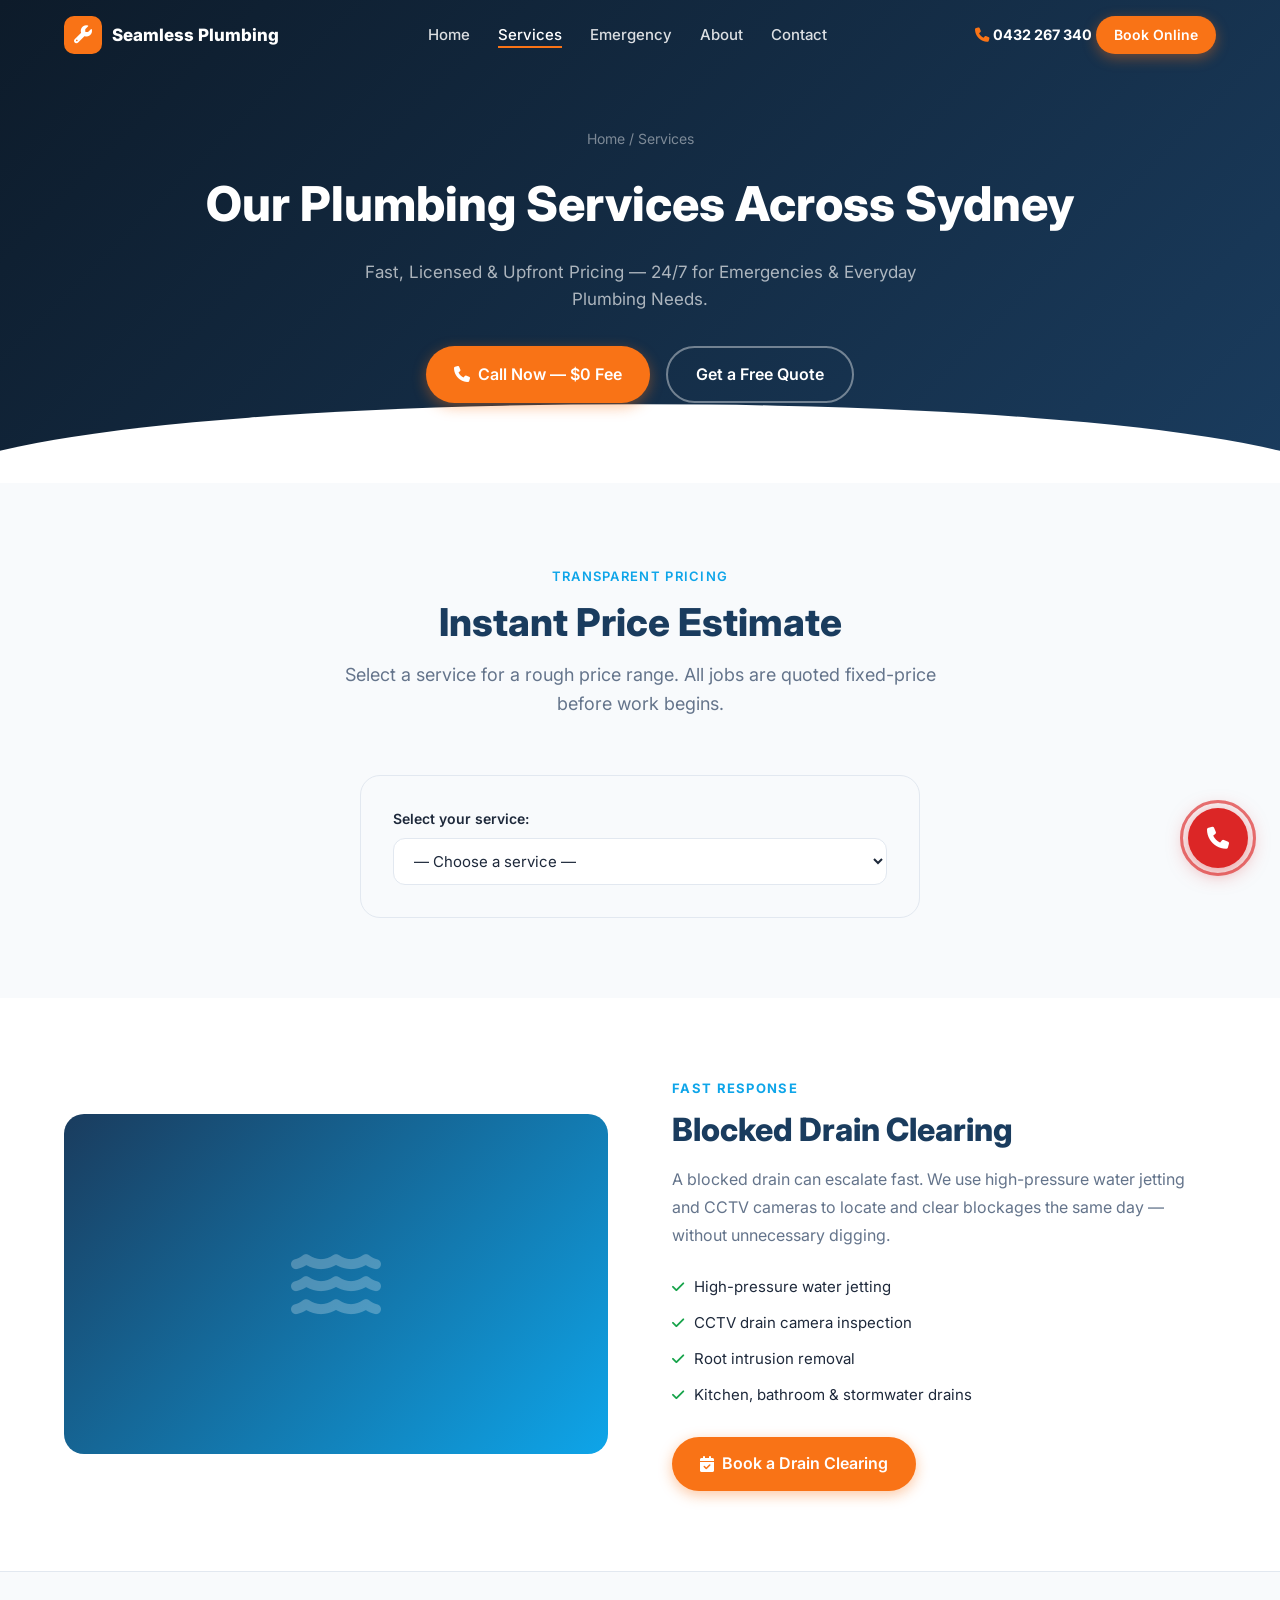
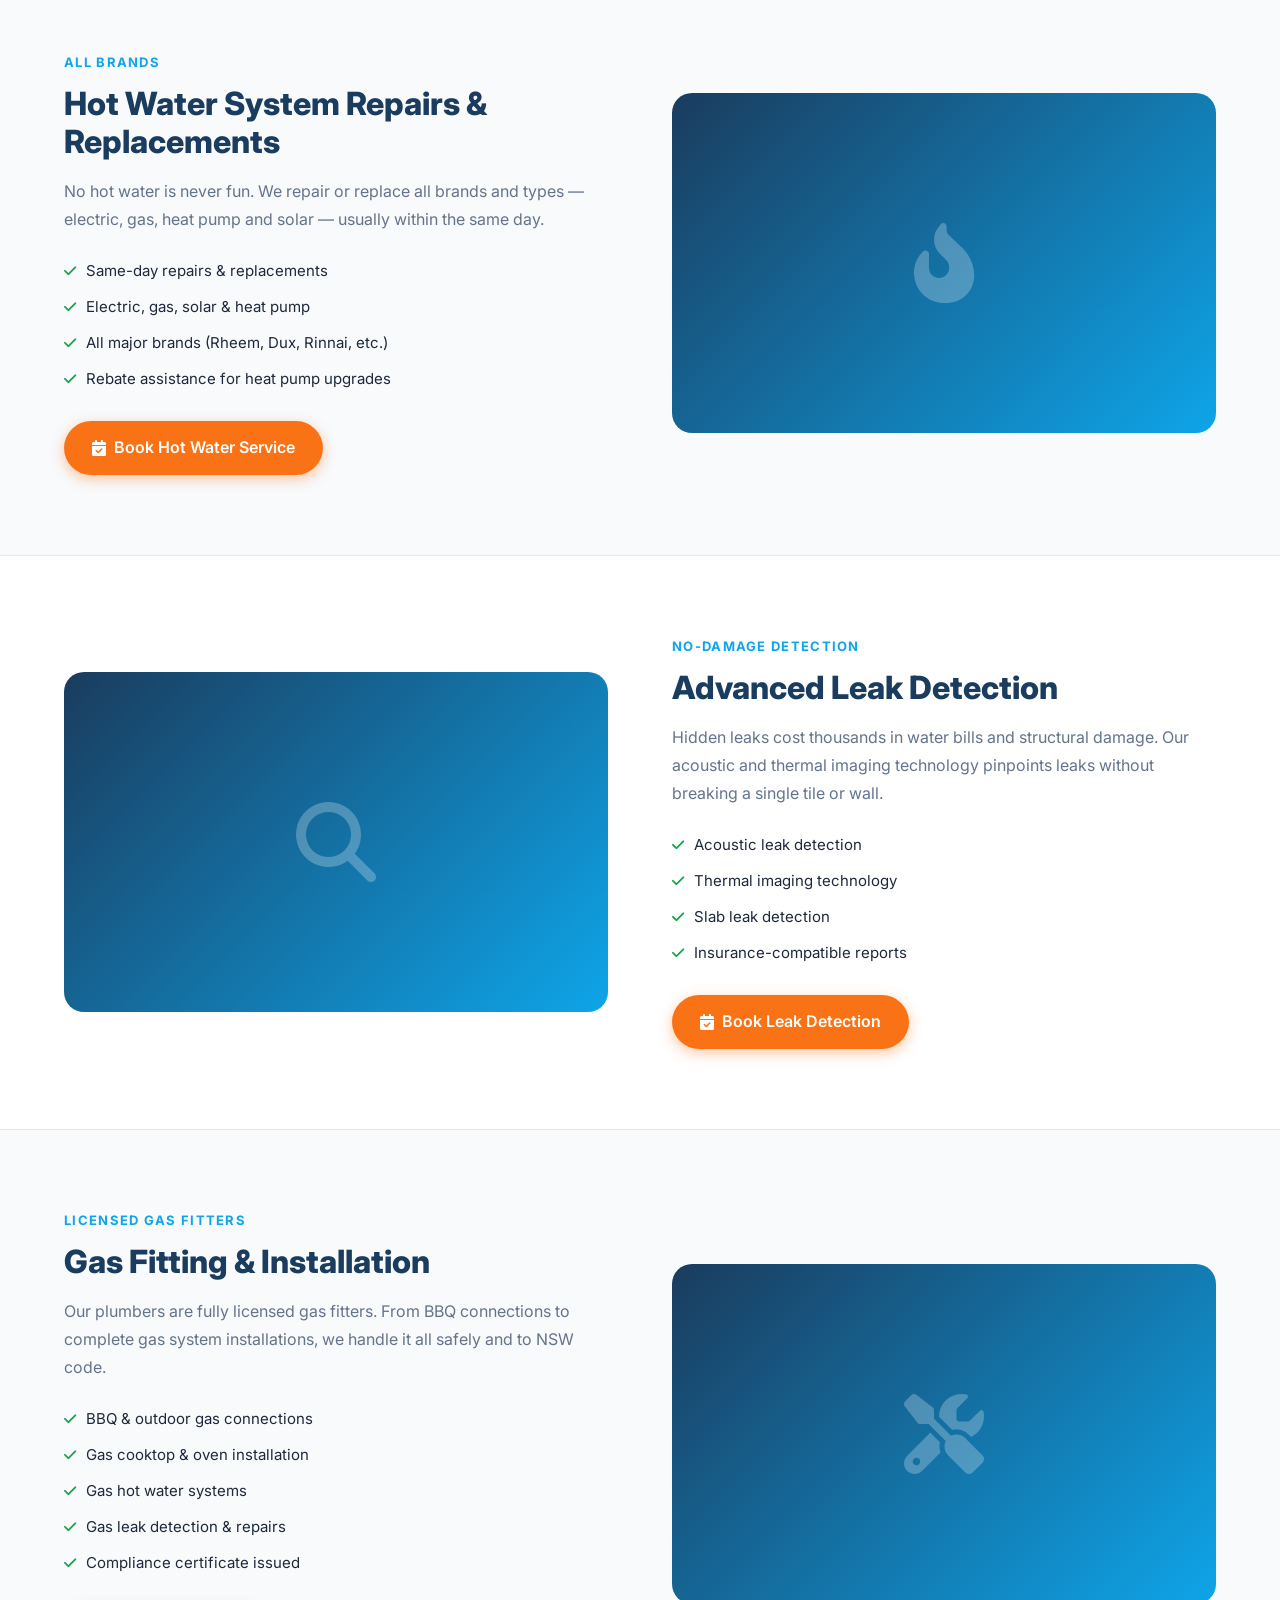
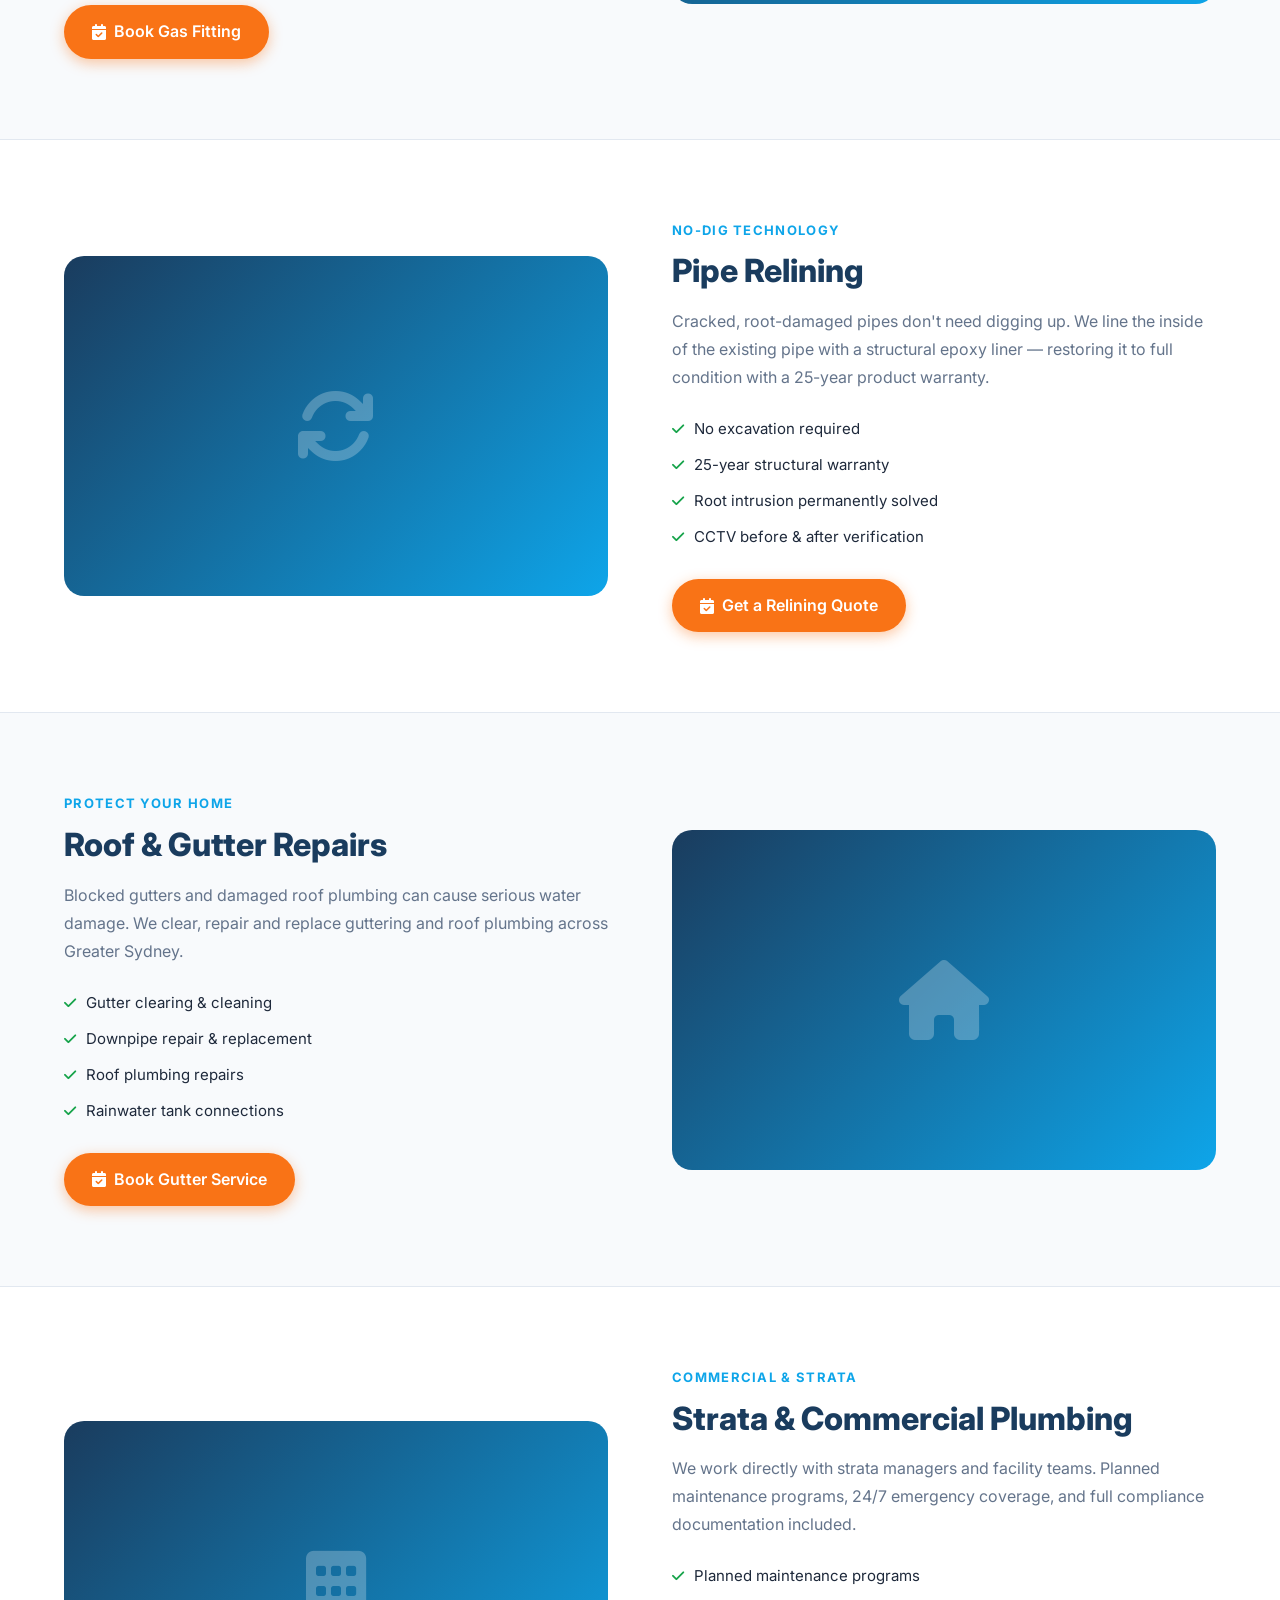
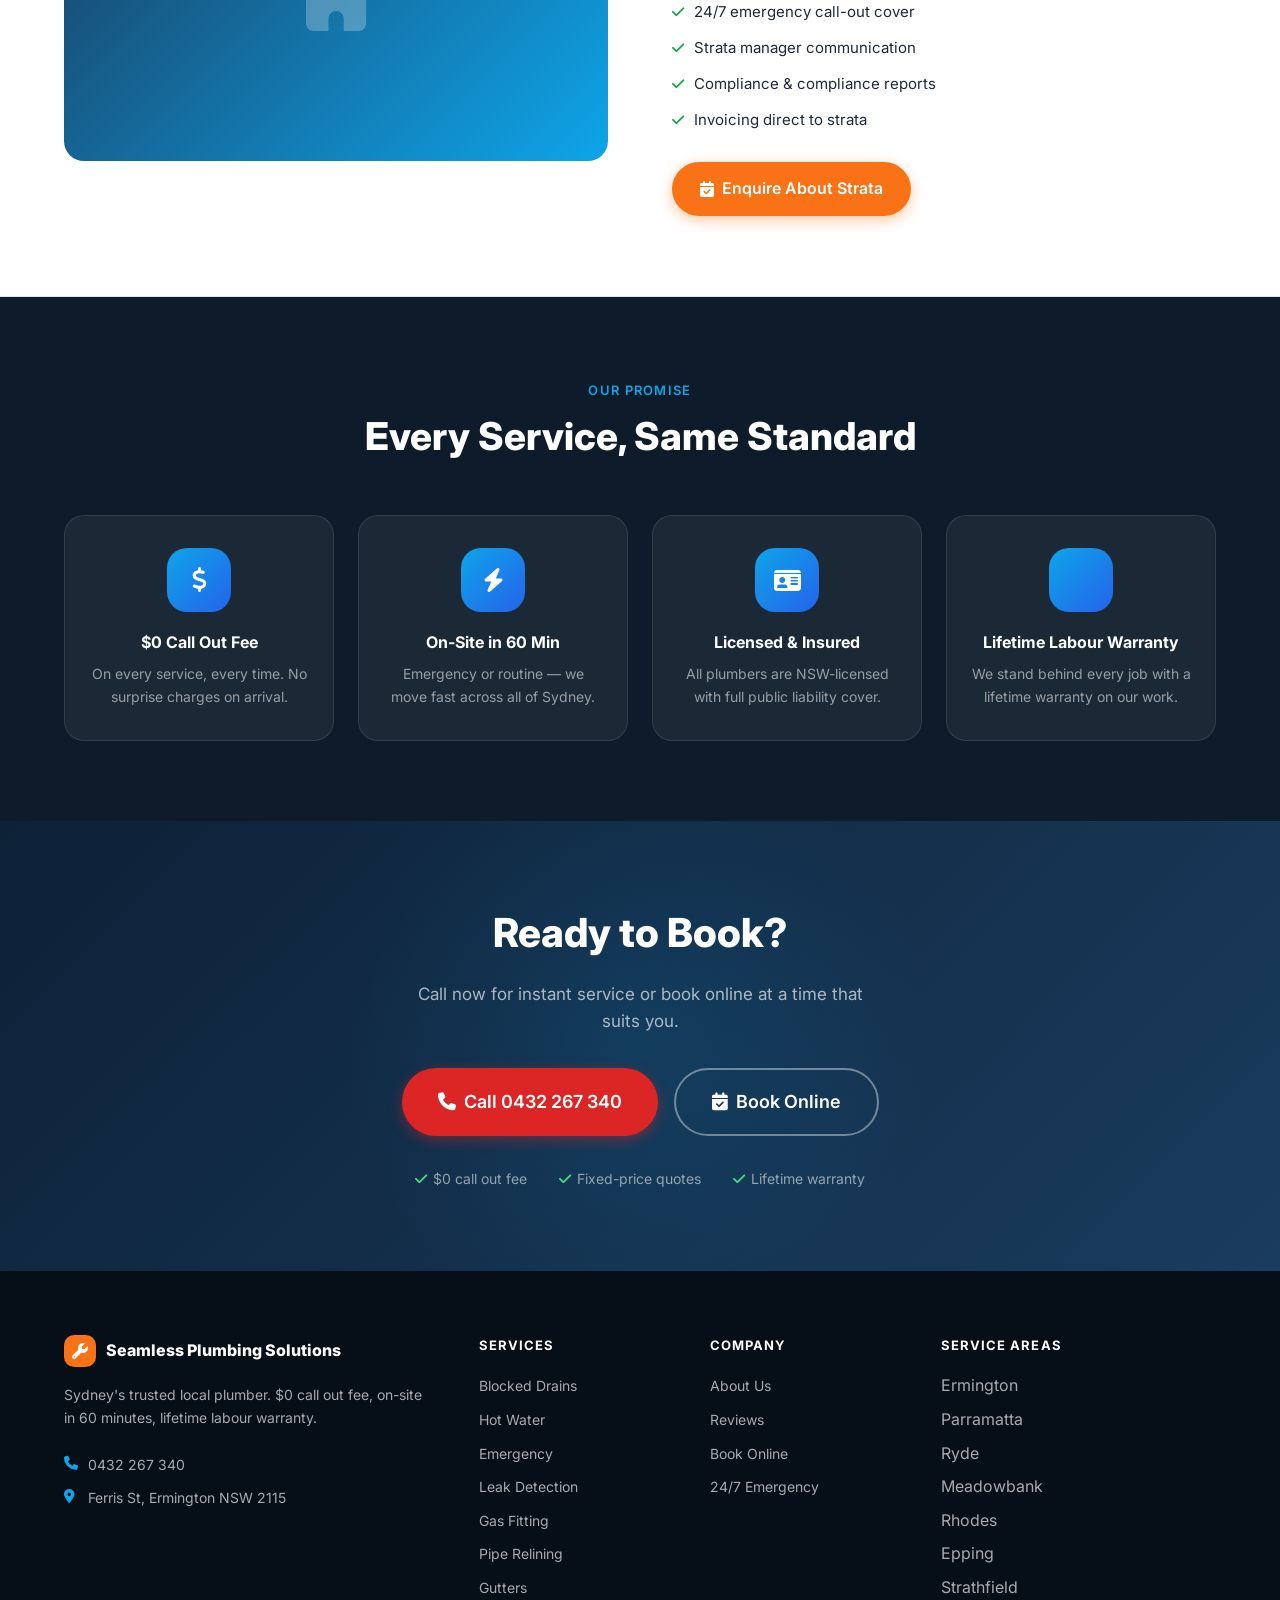
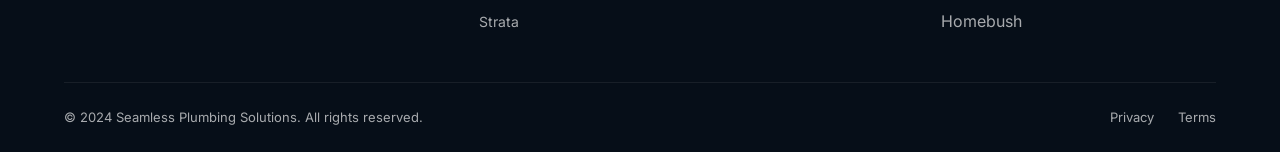
<file: services.html>
<!DOCTYPE html>
<html lang="en-AU">
<head>
  <meta charset="UTF-8">
  <meta name="viewport" content="width=device-width, initial-scale=1.0">
  <title>Plumbing Services Sydney | Seamless Plumbing Solutions</title>
  <meta name="description" content="Full range of plumbing services across Sydney — blocked drains, hot water, gas fitting, pipe relining, leak detection & more. $0 call out fee. Call 0432 267 340.">
  <link rel="preconnect" href="https://fonts.googleapis.com">
  <link href="https://fonts.googleapis.com/css2?family=Inter:wght@300;400;500;600;700;800&display=swap" rel="stylesheet">
  <link rel="stylesheet" href="https://cdnjs.cloudflare.com/ajax/libs/font-awesome/6.5.0/css/all.min.css">
  <link rel="stylesheet" href="css/styles.css">
  <style>
    .service-detail { padding: var(--section-py) 0; border-bottom: 1px solid var(--border); }
    .service-detail:last-child { border-bottom: none; }
    .service-detail-inner { display: grid; grid-template-columns: 1fr 1fr; gap: 4rem; align-items: center; }
    .service-detail-inner.reverse { direction: rtl; }
    .service-detail-inner.reverse > * { direction: ltr; }
    .service-detail-img { border-radius: var(--r-lg); background: linear-gradient(135deg,var(--primary),var(--accent)); aspect-ratio: 16/10; display: flex; align-items: center; justify-content: center; font-size: 5rem; color: rgba(255,255,255,.25); }
    .service-detail-label { font-size: .8125rem; font-weight: 700; letter-spacing: .1em; text-transform: uppercase; color: var(--accent); margin-bottom: .75rem; }
    .service-detail-title { font-size: clamp(1.5rem,3vw,2rem); font-weight: 800; color: var(--primary); margin-bottom: 1rem; line-height: 1.2; }
    .service-detail-desc { font-size: 1rem; color: var(--text-muted); line-height: 1.75; margin-bottom: 1.25rem; }
    .service-includes { margin-bottom: 1.5rem; }
    .service-includes li { display: flex; align-items: center; gap: .625rem; font-size: .9375rem; color: var(--text); padding: .375rem 0; }
    .service-includes li i { color: var(--success); font-size: .875rem; }
    @media(max-width:768px){.service-detail-inner,.service-detail-inner.reverse{grid-template-columns:1fr;direction:ltr}}
  </style>
</head>
<body>

<div class="float-emergency">
  <span class="float-label">24/7 Emergency — Call Now</span>
  <a href="tel:0432267340" class="float-btn" aria-label="Emergency call">
    <span class="float-pulse"></span><span class="float-pulse float-pulse-2"></span>
    <i class="fa-solid fa-phone"></i>
  </a>
</div>
<div class="nav-overlay"></div>

<nav class="navbar">
  <div class="container">
    <div class="nav-inner">
      <a href="index.html" class="nav-logo">
        <span class="logo-icon"><i class="fa-solid fa-wrench"></i></span>Seamless Plumbing
      </a>
      <ul class="nav-links">
        <li><a href="index.html">Home</a></li>
        <li><a href="services.html" class="active">Services</a></li>
        <li><a href="emergency.html">Emergency</a></li>
        <li><a href="about.html">About</a></li>
        <li><a href="contact.html">Contact</a></li>
      </ul>
      <div class="nav-cta">
        <a href="tel:0432267340" class="nav-phone"><i class="fa-solid fa-phone"></i>0432 267 340</a>
        <a href="contact.html" class="btn btn-primary btn-sm">Book Online</a>
      </div>
      <button class="nav-toggle" aria-label="Menu"><span></span><span></span><span></span></button>
    </div>
  </div>
</nav>

<header class="page-hero">
  <div class="container">
    <div class="ph-content">
      <div class="ph-breadcrumb"><a href="index.html">Home</a> / Services</div>
      <h1 class="ph-title">Our Plumbing Services Across Sydney</h1>
      <p class="ph-sub">Fast, Licensed &amp; Upfront Pricing — 24/7 for Emergencies &amp; Everyday Plumbing Needs.</p>
      <div class="ph-actions">
        <a href="tel:0432267340" class="btn btn-primary"><i class="fa-solid fa-phone"></i>Call Now — $0 Fee</a>
        <a href="contact.html" class="btn btn-outline-white">Get a Free Quote</a>
      </div>
    </div>
  </div>
</header>

<!-- PRICE ESTIMATOR -->
<section class="section section-alt">
  <div class="container">
    <div class="section-header">
      <span class="section-label">Transparent Pricing</span>
      <h2 class="section-title">Instant Price Estimate</h2>
      <p class="section-subtitle">Select a service for a rough price range. All jobs are quoted fixed-price before work begins.</p>
    </div>
    <div class="estimator" style="max-width:560px;margin:0 auto">
      <label class="form-label" for="estimator-service">Select your service:</label>
      <select id="estimator-service" class="form-control">
        <option value="">— Choose a service —</option>
        <option value="blocked">Blocked Drains</option>
        <option value="hotwater">Hot Water System Replacement</option>
        <option value="emergency">Emergency Call Out</option>
        <option value="leak">Leak Detection &amp; Repair</option>
        <option value="gas">Gas Fitting</option>
        <option value="relining">Pipe Relining</option>
        <option value="gutters">Roof &amp; Gutter Repairs</option>
        <option value="strata">Strata / Commercial Work</option>
      </select>
      <div class="estimator-result">
        <div class="estimate-range"></div>
        <div class="estimate-disclaimer">Estimate only. Actual price depends on job complexity — we'll quote exactly before starting. $0 call out fee applies.</div>
      </div>
    </div>
  </div>
</section>

<!-- SERVICE DETAILS -->
<div id="blocked-drains" class="service-detail">
  <div class="container"><div class="service-detail-inner animate-in">
    <div class="service-detail-img"><i class="fa-solid fa-water"></i></div>
    <div>
      <div class="service-detail-label">Fast Response</div>
      <h2 class="service-detail-title">Blocked Drain Clearing</h2>
      <p class="service-detail-desc">A blocked drain can escalate fast. We use high-pressure water jetting and CCTV cameras to locate and clear blockages the same day — without unnecessary digging.</p>
      <ul class="service-includes">
        <li><i class="fa-solid fa-check"></i>High-pressure water jetting</li>
        <li><i class="fa-solid fa-check"></i>CCTV drain camera inspection</li>
        <li><i class="fa-solid fa-check"></i>Root intrusion removal</li>
        <li><i class="fa-solid fa-check"></i>Kitchen, bathroom &amp; stormwater drains</li>
      </ul>
      <a href="contact.html" class="btn btn-primary"><i class="fa-solid fa-calendar-check"></i>Book a Drain Clearing</a>
    </div>
  </div></div>
</div>

<div id="hot-water" class="service-detail section-alt">
  <div class="container"><div class="service-detail-inner reverse animate-in">
    <div class="service-detail-img"><i class="fa-solid fa-fire-flame-curved"></i></div>
    <div>
      <div class="service-detail-label">All Brands</div>
      <h2 class="service-detail-title">Hot Water System Repairs &amp; Replacements</h2>
      <p class="service-detail-desc">No hot water is never fun. We repair or replace all brands and types — electric, gas, heat pump and solar — usually within the same day.</p>
      <ul class="service-includes">
        <li><i class="fa-solid fa-check"></i>Same-day repairs &amp; replacements</li>
        <li><i class="fa-solid fa-check"></i>Electric, gas, solar &amp; heat pump</li>
        <li><i class="fa-solid fa-check"></i>All major brands (Rheem, Dux, Rinnai, etc.)</li>
        <li><i class="fa-solid fa-check"></i>Rebate assistance for heat pump upgrades</li>
      </ul>
      <a href="contact.html" class="btn btn-primary"><i class="fa-solid fa-calendar-check"></i>Book Hot Water Service</a>
    </div>
  </div></div>
</div>

<div id="leak-detection" class="service-detail">
  <div class="container"><div class="service-detail-inner animate-in">
    <div class="service-detail-img"><i class="fa-solid fa-magnifying-glass"></i></div>
    <div>
      <div class="service-detail-label">No-Damage Detection</div>
      <h2 class="service-detail-title">Advanced Leak Detection</h2>
      <p class="service-detail-desc">Hidden leaks cost thousands in water bills and structural damage. Our acoustic and thermal imaging technology pinpoints leaks without breaking a single tile or wall.</p>
      <ul class="service-includes">
        <li><i class="fa-solid fa-check"></i>Acoustic leak detection</li>
        <li><i class="fa-solid fa-check"></i>Thermal imaging technology</li>
        <li><i class="fa-solid fa-check"></i>Slab leak detection</li>
        <li><i class="fa-solid fa-check"></i>Insurance-compatible reports</li>
      </ul>
      <a href="contact.html" class="btn btn-primary"><i class="fa-solid fa-calendar-check"></i>Book Leak Detection</a>
    </div>
  </div></div>
</div>

<div id="gas-fitting" class="service-detail section-alt">
  <div class="container"><div class="service-detail-inner reverse animate-in">
    <div class="service-detail-img"><i class="fa-solid fa-screwdriver-wrench"></i></div>
    <div>
      <div class="service-detail-label">Licensed Gas Fitters</div>
      <h2 class="service-detail-title">Gas Fitting &amp; Installation</h2>
      <p class="service-detail-desc">Our plumbers are fully licensed gas fitters. From BBQ connections to complete gas system installations, we handle it all safely and to NSW code.</p>
      <ul class="service-includes">
        <li><i class="fa-solid fa-check"></i>BBQ &amp; outdoor gas connections</li>
        <li><i class="fa-solid fa-check"></i>Gas cooktop &amp; oven installation</li>
        <li><i class="fa-solid fa-check"></i>Gas hot water systems</li>
        <li><i class="fa-solid fa-check"></i>Gas leak detection &amp; repairs</li>
        <li><i class="fa-solid fa-check"></i>Compliance certificate issued</li>
      </ul>
      <a href="contact.html" class="btn btn-primary"><i class="fa-solid fa-calendar-check"></i>Book Gas Fitting</a>
    </div>
  </div></div>
</div>

<div id="pipe-relining" class="service-detail">
  <div class="container"><div class="service-detail-inner animate-in">
    <div class="service-detail-img"><i class="fa-solid fa-arrows-rotate"></i></div>
    <div>
      <div class="service-detail-label">No-Dig Technology</div>
      <h2 class="service-detail-title">Pipe Relining</h2>
      <p class="service-detail-desc">Cracked, root-damaged pipes don't need digging up. We line the inside of the existing pipe with a structural epoxy liner — restoring it to full condition with a 25-year product warranty.</p>
      <ul class="service-includes">
        <li><i class="fa-solid fa-check"></i>No excavation required</li>
        <li><i class="fa-solid fa-check"></i>25-year structural warranty</li>
        <li><i class="fa-solid fa-check"></i>Root intrusion permanently solved</li>
        <li><i class="fa-solid fa-check"></i>CCTV before &amp; after verification</li>
      </ul>
      <a href="contact.html" class="btn btn-primary"><i class="fa-solid fa-calendar-check"></i>Get a Relining Quote</a>
    </div>
  </div></div>
</div>

<div id="gutters" class="service-detail section-alt">
  <div class="container"><div class="service-detail-inner reverse animate-in">
    <div class="service-detail-img"><i class="fa-solid fa-house"></i></div>
    <div>
      <div class="service-detail-label">Protect Your Home</div>
      <h2 class="service-detail-title">Roof &amp; Gutter Repairs</h2>
      <p class="service-detail-desc">Blocked gutters and damaged roof plumbing can cause serious water damage. We clear, repair and replace guttering and roof plumbing across Greater Sydney.</p>
      <ul class="service-includes">
        <li><i class="fa-solid fa-check"></i>Gutter clearing &amp; cleaning</li>
        <li><i class="fa-solid fa-check"></i>Downpipe repair &amp; replacement</li>
        <li><i class="fa-solid fa-check"></i>Roof plumbing repairs</li>
        <li><i class="fa-solid fa-check"></i>Rainwater tank connections</li>
      </ul>
      <a href="contact.html" class="btn btn-primary"><i class="fa-solid fa-calendar-check"></i>Book Gutter Service</a>
    </div>
  </div></div>
</div>

<div id="strata" class="service-detail">
  <div class="container"><div class="service-detail-inner animate-in">
    <div class="service-detail-img"><i class="fa-solid fa-building"></i></div>
    <div>
      <div class="service-detail-label">Commercial &amp; Strata</div>
      <h2 class="service-detail-title">Strata &amp; Commercial Plumbing</h2>
      <p class="service-detail-desc">We work directly with strata managers and facility teams. Planned maintenance programs, 24/7 emergency coverage, and full compliance documentation included.</p>
      <ul class="service-includes">
        <li><i class="fa-solid fa-check"></i>Planned maintenance programs</li>
        <li><i class="fa-solid fa-check"></i>24/7 emergency call-out cover</li>
        <li><i class="fa-solid fa-check"></i>Strata manager communication</li>
        <li><i class="fa-solid fa-check"></i>Compliance &amp; compliance reports</li>
        <li><i class="fa-solid fa-check"></i>Invoicing direct to strata</li>
      </ul>
      <a href="contact.html" class="btn btn-primary"><i class="fa-solid fa-calendar-check"></i>Enquire About Strata</a>
    </div>
  </div></div>
</div>

<!-- WHY CHOOSE + CTA -->
<section class="section section-dark">
  <div class="container">
    <div class="section-header">
      <span class="section-label">Our Promise</span>
      <h2 class="section-title">Every Service, Same Standard</h2>
    </div>
    <div class="usp-grid">
      <div class="usp-card"><div class="usp-icon"><i class="fa-solid fa-dollar-sign"></i></div><h3 class="usp-title">$0 Call Out Fee</h3><p class="usp-desc">On every service, every time. No surprise charges on arrival.</p></div>
      <div class="usp-card"><div class="usp-icon"><i class="fa-solid fa-bolt"></i></div><h3 class="usp-title">On-Site in 60 Min</h3><p class="usp-desc">Emergency or routine — we move fast across all of Sydney.</p></div>
      <div class="usp-card"><div class="usp-icon"><i class="fa-solid fa-id-card"></i></div><h3 class="usp-title">Licensed &amp; Insured</h3><p class="usp-desc">All plumbers are NSW-licensed with full public liability cover.</p></div>
      <div class="usp-card"><div class="usp-icon"><i class="fa-solid fa-shield-check"></i></div><h3 class="usp-title">Lifetime Labour Warranty</h3><p class="usp-desc">We stand behind every job with a lifetime warranty on our work.</p></div>
    </div>
  </div>
</section>

<section class="cta-section">
  <div class="container">
    <div class="cta-inner">
      <h2 class="cta-title">Ready to Book?</h2>
      <p class="cta-sub">Call now for instant service or book online at a time that suits you.</p>
      <div class="cta-actions">
        <a href="tel:0432267340" class="btn btn-emergency btn-lg"><i class="fa-solid fa-phone"></i>Call 0432 267 340</a>
        <a href="contact.html" class="btn btn-outline-white btn-lg"><i class="fa-solid fa-calendar-check"></i>Book Online</a>
      </div>
      <div class="cta-guarantees">
        <span class="cta-guarantee"><i class="fa-solid fa-check"></i>$0 call out fee</span>
        <span class="cta-guarantee"><i class="fa-solid fa-check"></i>Fixed-price quotes</span>
        <span class="cta-guarantee"><i class="fa-solid fa-check"></i>Lifetime warranty</span>
      </div>
    </div>
  </div>
</section>

<footer class="footer">
  <div class="container">
    <div class="footer-grid">
      <div>
        <div class="footer-brand"><span class="logo-icon" style="width:32px;height:32px;font-size:1rem"><i class="fa-solid fa-wrench"></i></span>Seamless Plumbing Solutions</div>
        <p class="footer-desc">Sydney's trusted local plumber. $0 call out fee, on-site in 60 minutes, lifetime labour warranty.</p>
        <div class="footer-contact-item"><i class="fa-solid fa-phone"></i><a href="tel:0432267340">0432 267 340</a></div>
        <div class="footer-contact-item"><i class="fa-solid fa-location-dot"></i>Ferris St, Ermington NSW 2115</div>
      </div>
      <div>
        <div class="footer-heading">Services</div>
        <ul class="footer-links">
          <li><a href="#blocked-drains">Blocked Drains</a></li><li><a href="#hot-water">Hot Water</a></li>
          <li><a href="emergency.html">Emergency</a></li><li><a href="#leak-detection">Leak Detection</a></li>
          <li><a href="#gas-fitting">Gas Fitting</a></li><li><a href="#pipe-relining">Pipe Relining</a></li>
          <li><a href="#gutters">Gutters</a></li><li><a href="#strata">Strata</a></li>
        </ul>
      </div>
      <div>
        <div class="footer-heading">Company</div>
        <ul class="footer-links">
          <li><a href="about.html">About Us</a></li><li><a href="index.html#reviews">Reviews</a></li>
          <li><a href="contact.html">Book Online</a></li><li><a href="emergency.html">24/7 Emergency</a></li>
        </ul>
      </div>
      <div>
        <div class="footer-heading">Service Areas</div>
        <ul class="footer-links" style="columns:2;gap:.5rem">
          <li>Ermington</li><li>Parramatta</li><li>Ryde</li><li>Meadowbank</li>
          <li>Rhodes</li><li>Epping</li><li>Strathfield</li><li>Homebush</li>
        </ul>
      </div>
    </div>
    <div class="footer-bottom">
      <span>© 2024 Seamless Plumbing Solutions. All rights reserved.</span>
      <div class="footer-bottom-links"><a href="#">Privacy</a><a href="#">Terms</a></div>
    </div>
  </div>
</footer>

<script src="js/main.js"></script>
</body>
</html>
</file>
<file: css/styles.css>
/* Seamless Plumbing Solutions — styles.css */

:root {
  --primary:       #1A3C5E;
  --primary-light: #2563EB;
  --primary-dark:  #0D2137;
  --accent:        #0EA5E9;
  --emergency:     #DC2626;
  --cta:           #F97316;
  --cta-hover:     #EA6C10;
  --success:       #16A34A;
  --text:          #1E293B;
  --text-muted:    #64748B;
  --bg:            #F8FAFC;
  --bg-dark:       #0D1B2A;
  --white:         #FFFFFF;
  --border:        #E2E8F0;
  --shadow:        0 4px 6px -1px rgba(0,0,0,.1), 0 2px 4px -1px rgba(0,0,0,.06);
  --shadow-lg:     0 10px 15px -3px rgba(0,0,0,.1), 0 4px 6px -2px rgba(0,0,0,.05);
  --shadow-xl:     0 20px 25px -5px rgba(0,0,0,.1), 0 10px 10px -5px rgba(0,0,0,.04);
  --font:          'Inter', -apple-system, BlinkMacSystemFont, 'Segoe UI', sans-serif;
  --section-py:    5rem;
  --max-w:         1200px;
  --px:            1.5rem;
  --t:             0.3s ease;
  --r:             0.75rem;
  --r-lg:          1.25rem;
  --r-full:        9999px;
}

*, *::before, *::after { box-sizing: border-box; margin: 0; padding: 0; }
html { scroll-behavior: smooth; }
body { font-family: var(--font); color: var(--text); background: var(--white); line-height: 1.6; -webkit-font-smoothing: antialiased; }
img { max-width: 100%; height: auto; display: block; }
a { color: inherit; text-decoration: none; }
ul { list-style: none; }
button { cursor: pointer; border: none; background: none; font-family: inherit; }

/* ── LAYOUT ── */
.container  { max-width: var(--max-w); margin: 0 auto; padding: 0 var(--px); }
.section    { padding: var(--section-py) 0; }
.section-alt  { background: var(--bg); }
.section-dark { background: var(--bg-dark); color: var(--white); }

.section-header { text-align: center; margin-bottom: 3.5rem; }
.section-label  { display: inline-block; font-size: .8125rem; font-weight: 600; letter-spacing: .1em; text-transform: uppercase; color: var(--accent); margin-bottom: .75rem; }
.section-title  { font-size: clamp(1.75rem,3vw,2.5rem); font-weight: 800; color: var(--primary); line-height: 1.2; margin-bottom: 1rem; }
.section-dark .section-title  { color: var(--white); }
.section-subtitle { font-size: 1.125rem; color: var(--text-muted); max-width: 600px; margin: 0 auto; }
.section-dark .section-subtitle { color: rgba(255,255,255,.6); }

/* ── BUTTONS ── */
.btn { display: inline-flex; align-items: center; gap: .5rem; padding: .875rem 1.75rem; border-radius: var(--r-full); font-weight: 600; font-size: 1rem; transition: all var(--t); white-space: nowrap; }
.btn-primary   { background: var(--cta); color: var(--white); box-shadow: 0 4px 14px rgba(249,115,22,.4); }
.btn-primary:hover { background: var(--cta-hover); transform: translateY(-2px); box-shadow: 0 6px 20px rgba(249,115,22,.5); }
.btn-secondary { background: var(--white); color: var(--primary); border: 2px solid var(--white); }
.btn-secondary:hover { background: transparent; color: var(--white); }
.btn-emergency { background: var(--emergency); color: var(--white); box-shadow: 0 4px 14px rgba(220,38,38,.4); }
.btn-emergency:hover { background: #b91c1c; transform: translateY(-2px); box-shadow: 0 6px 20px rgba(220,38,38,.5); }
.btn-outline { background: transparent; color: var(--primary); border: 2px solid var(--primary); }
.btn-outline:hover { background: var(--primary); color: var(--white); }
.btn-outline-white { background: transparent; color: var(--white); border: 2px solid rgba(255,255,255,.4); }
.btn-outline-white:hover { background: rgba(255,255,255,.1); border-color: var(--white); }
.btn-lg { padding: 1.125rem 2.25rem; font-size: 1.125rem; }
.btn-sm { padding: .5rem 1.125rem; font-size: .875rem; }

/* ── NAVBAR ── */
.navbar { position: fixed; top: 0; left: 0; right: 0; z-index: 1000; padding: 1rem 0; transition: all var(--t); }
.navbar.scrolled { background: rgba(255,255,255,.97); backdrop-filter: blur(12px); -webkit-backdrop-filter: blur(12px); box-shadow: 0 1px 20px rgba(0,0,0,.1); padding: .75rem 0; }
.nav-inner { display: flex; align-items: center; justify-content: space-between; gap: 2rem; }
.nav-logo { display: flex; align-items: center; gap: .625rem; font-size: 1.0625rem; font-weight: 800; color: var(--white); transition: color var(--t); }
.navbar.scrolled .nav-logo { color: var(--primary); }
.logo-icon { width: 38px; height: 38px; background: var(--cta); border-radius: 10px; display: flex; align-items: center; justify-content: center; color: white; font-size: 1.125rem; flex-shrink: 0; }
.nav-links { display: flex; align-items: center; gap: 1.75rem; }
.nav-links a { font-weight: 500; font-size: .9375rem; color: rgba(255,255,255,.85); transition: color var(--t); position: relative; }
.nav-links a::after { content: ''; position: absolute; bottom: -4px; left: 0; width: 0; height: 2px; background: var(--cta); transition: width var(--t); }
.nav-links a:hover, .nav-links a.active { color: var(--white); }
.nav-links a:hover::after, .nav-links a.active::after { width: 100%; }
.navbar.scrolled .nav-links a { color: var(--text-muted); }
.navbar.scrolled .nav-links a:hover, .navbar.scrolled .nav-links a.active { color: var(--primary); }
.nav-phone { font-weight: 700; color: var(--white); font-size: .9rem; transition: color var(--t); }
.navbar.scrolled .nav-phone { color: var(--primary); }
.nav-phone i { color: var(--cta); margin-right: .25rem; }
.nav-toggle { display: none; flex-direction: column; gap: 5px; padding: 4px; }
.nav-toggle span { display: block; width: 24px; height: 2px; background: var(--white); transition: all var(--t); border-radius: 2px; }
.navbar.scrolled .nav-toggle span { background: var(--primary); }
.nav-overlay { position: fixed; inset: 0; background: rgba(0,0,0,.5); z-index: 998; opacity: 0; pointer-events: none; transition: opacity var(--t); }
.nav-overlay.active { opacity: 1; pointer-events: all; }

/* ── HERO ── */
.hero { position: relative; min-height: 100vh; display: flex; align-items: center; background: linear-gradient(135deg, #0D1B2A 0%, #1A3C5E 55%, #0D2B4E 100%); overflow: hidden; padding-top: 80px; }
.hero::before { content: ''; position: absolute; inset: 0; background: url("data:image/svg+xml,%3Csvg width='60' height='60' viewBox='0 0 60 60' xmlns='http://www.w3.org/2000/svg'%3E%3Cg fill='%23ffffff' fill-opacity='0.025'%3E%3Cpath d='M36 34v-4h-2v4h-4v2h4v4h2v-4h4v-2h-4zm0-30V0h-2v4h-4v2h4v4h2V6h4V4h-4zM6 34v-4H4v4H0v2h4v4h2v-4h4v-2H6zM6 4V0H4v4H0v2h4v4h2V6h4V4H6z'/%3E%3C/g%3E%3C/svg%3E"); }
.hero-blob { position: absolute; border-radius: 50%; filter: blur(70px); opacity: .12; pointer-events: none; }
.hero-blob-1 { width: 600px; height: 600px; background: var(--accent); top: -200px; right: -100px; }
.hero-blob-2 { width: 400px; height: 400px; background: var(--cta); bottom: -100px; left: -100px; }
.hero-content { position: relative; z-index: 1; display: grid; grid-template-columns: 1fr 1fr; gap: 4rem; align-items: center; }
.hero-text { color: var(--white); }
.hero-badge { display: inline-flex; align-items: center; gap: .5rem; background: rgba(255,255,255,.1); border: 1px solid rgba(255,255,255,.2); padding: .5rem 1rem; border-radius: var(--r-full); font-size: .875rem; font-weight: 500; margin-bottom: 1.5rem; backdrop-filter: blur(4px); }
.pulse-green { width: 8px; height: 8px; background: #4ADE80; border-radius: 50%; animation: pg 2s infinite; }
@keyframes pg { 0%,100%{opacity:1;transform:scale(1)}50%{opacity:.6;transform:scale(1.3)} }
.hero-title { font-size: clamp(2.25rem,4.5vw,3.5rem); font-weight: 800; line-height: 1.1; margin-bottom: 1.25rem; }
.hero-title span { color: var(--cta); }
.hero-subtitle { font-size: 1.0625rem; color: rgba(255,255,255,.72); margin-bottom: 2rem; max-width: 500px; }
.hero-actions { display: flex; gap: 1rem; flex-wrap: wrap; margin-bottom: 2.5rem; }
.hero-trust { display: flex; gap: 1.5rem; flex-wrap: wrap; }
.hero-trust-item { display: flex; align-items: center; gap: .5rem; font-size: .875rem; color: rgba(255,255,255,.75); }
.hero-trust-item i { color: var(--cta); }

/* Hero card */
.hero-card { background: rgba(255,255,255,.07); backdrop-filter: blur(20px); -webkit-backdrop-filter: blur(20px); border: 1px solid rgba(255,255,255,.15); border-radius: var(--r-lg); padding: 2rem; color: var(--white); }
.hero-card-header { display: flex; align-items: center; gap: .75rem; margin-bottom: 1.25rem; padding-bottom: 1.25rem; border-bottom: 1px solid rgba(255,255,255,.1); }
.hero-card-icon { width: 46px; height: 46px; background: var(--cta); border-radius: 12px; display: flex; align-items: center; justify-content: center; font-size: 1.25rem; }
.hero-card-title { font-size: 1rem; font-weight: 700; }
.hero-card-sub { font-size: .8125rem; color: rgba(255,255,255,.55); }
.hero-perks { display: flex; flex-direction: column; gap: .875rem; margin-bottom: 1.5rem; }
.hero-perk { display: flex; align-items: center; gap: .75rem; font-size: .9375rem; }
.hero-perk i { width: 20px; color: #4ADE80; flex-shrink: 0; }
.hero-rating { background: rgba(255,255,255,.06); border-radius: var(--r); padding: .875rem 1rem; display: flex; align-items: center; gap: .875rem; }
.rating-score { font-size: 1.75rem; font-weight: 800; line-height: 1; }
.rating-stars { color: #FBBF24; font-size: 1rem; margin-bottom: .125rem; }
.rating-label { font-size: .75rem; color: rgba(255,255,255,.5); }

/* ── TRUST BAR ── */
.trust-bar { background: #0B1929; padding: .875rem 0; }
.trust-bar-inner { display: flex; justify-content: center; gap: 2.5rem; flex-wrap: wrap; }
.trust-item { display: flex; align-items: center; gap: .5rem; font-size: .8125rem; font-weight: 500; color: rgba(255,255,255,.75); }
.trust-item i { color: var(--cta); }

/* ── STATS BAR ── */
.stats-bar { background: var(--primary); padding: 2.5rem 0; }
.stats-grid { display: grid; grid-template-columns: repeat(4,1fr); gap: 2rem; text-align: center; }
.stat-item { color: var(--white); }
.stat-number { font-size: 2.25rem; font-weight: 800; line-height: 1; margin-bottom: .375rem; color: var(--cta); }
.stat-label { font-size: .875rem; color: rgba(255,255,255,.6); font-weight: 500; }

/* ── SERVICES ── */
.services-grid { display: grid; grid-template-columns: repeat(4,1fr); gap: 1.5rem; }
.service-card { background: var(--white); border: 1px solid var(--border); border-radius: var(--r-lg); padding: 1.75rem; transition: all var(--t); position: relative; overflow: hidden; cursor: default; }
.service-card::before { content: ''; position: absolute; top: 0; left: 0; right: 0; height: 3px; background: linear-gradient(90deg,var(--accent),var(--primary-light)); transform: scaleX(0); transform-origin: left; transition: transform var(--t); }
.service-card:hover { border-color: var(--accent); box-shadow: var(--shadow-lg); transform: translateY(-4px); }
.service-card:hover::before { transform: scaleX(1); }
.service-icon { width: 54px; height: 54px; background: var(--bg); border-radius: 14px; display: flex; align-items: center; justify-content: center; font-size: 1.375rem; margin-bottom: 1rem; transition: all var(--t); color: var(--primary); }
.service-card:hover .service-icon { background: linear-gradient(135deg,var(--primary),var(--primary-light)); color: var(--white); }
.service-title { font-size: 1rem; font-weight: 700; color: var(--primary); margin-bottom: .5rem; }
.service-desc { font-size: .875rem; color: var(--text-muted); line-height: 1.6; margin-bottom: 1.125rem; }
.service-link { font-size: .875rem; font-weight: 600; color: var(--accent); display: inline-flex; align-items: center; gap: .375rem; transition: gap var(--t); }
.service-card:hover .service-link { gap: .625rem; }

/* ── HOW IT WORKS ── */
.steps-grid { display: grid; grid-template-columns: repeat(3,1fr); gap: 2rem; position: relative; }
.steps-grid::before { content: ''; position: absolute; top: 2.5rem; left: calc(16.66% + 2rem); right: calc(16.66% + 2rem); height: 2px; background: linear-gradient(90deg,var(--accent),var(--cta)); z-index: 0; }
.step-item { text-align: center; position: relative; z-index: 1; }
.step-number { width: 56px; height: 56px; background: linear-gradient(135deg,var(--primary),var(--primary-light)); border-radius: 50%; display: flex; align-items: center; justify-content: center; font-size: 1.25rem; font-weight: 800; color: var(--white); margin: 0 auto 1.25rem; border: 4px solid var(--white); box-shadow: var(--shadow-lg); }
.step-title { font-size: 1.0625rem; font-weight: 700; color: var(--primary); margin-bottom: .5rem; }
.step-desc { font-size: .9rem; color: var(--text-muted); }

/* ── TESTIMONIALS ── */
.testimonials-track { overflow: hidden; }
.testimonials-inner { display: flex; transition: transform .5s ease; gap: 1.5rem; }
.testimonial-card { flex: 0 0 calc(33.333% - 1rem); background: var(--white); border: 1px solid var(--border); border-radius: var(--r-lg); padding: 1.75rem; box-shadow: var(--shadow); }
.testimonial-header { display: flex; align-items: flex-start; gap: 1rem; margin-bottom: 1rem; }
.t-avatar { width: 46px; height: 46px; border-radius: 50%; background: linear-gradient(135deg,var(--primary),var(--accent)); display: flex; align-items: center; justify-content: center; color: white; font-weight: 700; font-size: 1rem; flex-shrink: 0; }
.t-name { font-weight: 700; font-size: .9375rem; color: var(--primary); }
.t-location { font-size: .8125rem; color: var(--text-muted); }
.t-stars { color: #FBBF24; font-size: .875rem; margin-bottom: .875rem; }
.t-text { font-size: .9375rem; color: var(--text-muted); line-height: 1.7; font-style: italic; }
.t-service { margin-top: 1rem; padding-top: 1rem; border-top: 1px solid var(--border); font-size: .8125rem; font-weight: 600; color: var(--accent); }
.testimonials-controls { display: flex; justify-content: center; align-items: center; gap: 1rem; margin-top: 2rem; }
.t-btn { width: 42px; height: 42px; border-radius: 50%; border: 2px solid var(--border); background: var(--white); display: flex; align-items: center; justify-content: center; cursor: pointer; transition: all var(--t); color: var(--primary); }
.t-btn:hover { border-color: var(--primary); background: var(--primary); color: var(--white); }
.t-dots { display: flex; gap: .5rem; }
.t-dot { width: 8px; height: 8px; border-radius: 50%; background: var(--border); border: none; cursor: pointer; transition: all var(--t); }
.t-dot.active { background: var(--primary); width: 24px; border-radius: 4px; }

/* ── USP / WHY CHOOSE ── */
.usp-grid { display: grid; grid-template-columns: repeat(4,1fr); gap: 1.5rem; }
.usp-card { text-align: center; padding: 2rem 1.5rem; background: rgba(255,255,255,.06); border: 1px solid rgba(255,255,255,.1); border-radius: var(--r-lg); transition: all var(--t); }
.usp-card:hover { background: rgba(255,255,255,.1); transform: translateY(-4px); }
.usp-icon { width: 64px; height: 64px; background: linear-gradient(135deg,var(--accent),var(--primary-light)); border-radius: var(--r-lg); display: flex; align-items: center; justify-content: center; font-size: 1.5rem; color: white; margin: 0 auto 1.125rem; }
.usp-title { font-size: 1rem; font-weight: 700; color: var(--white); margin-bottom: .5rem; }
.usp-desc { font-size: .875rem; color: rgba(255,255,255,.55); line-height: 1.6; }

/* ── COVERAGE MAP ── */
.coverage-inner { display: grid; grid-template-columns: 1fr 1fr; gap: 3rem; align-items: center; }
.map-wrapper { border-radius: var(--r-lg); overflow: hidden; box-shadow: var(--shadow-xl); height: 420px; }
.map-wrapper iframe { width: 100%; height: 100%; border: none; }
.suburb-chips { display: flex; flex-wrap: wrap; gap: .625rem; margin-top: 1.5rem; }
.chip { padding: .375rem .875rem; background: rgba(14,165,233,.1); border: 1px solid rgba(14,165,233,.25); border-radius: var(--r-full); font-size: .875rem; font-weight: 500; color: var(--primary); transition: all var(--t); cursor: default; }
.chip:hover { background: var(--accent); border-color: var(--accent); color: white; }
.chip.home-base { background: var(--primary); border-color: var(--primary); color: var(--white); }

/* ── FAQ ── */
.faq-list { max-width: 760px; margin: 0 auto; }
.faq-item { border: 1px solid var(--border); border-radius: var(--r); overflow: hidden; margin-bottom: .75rem; transition: box-shadow var(--t); }
.faq-item:hover { box-shadow: var(--shadow); }
.faq-q { width: 100%; text-align: left; padding: 1.25rem 1.5rem; display: flex; justify-content: space-between; align-items: center; gap: 1rem; font-weight: 600; font-size: .9375rem; color: var(--primary); background: var(--white); transition: background var(--t); }
.faq-item.open .faq-q { background: var(--bg); }
.faq-chevron { width: 24px; height: 24px; border-radius: 50%; border: 1px solid var(--border); display: flex; align-items: center; justify-content: center; flex-shrink: 0; transition: all var(--t); color: var(--text-muted); font-size: .75rem; }
.faq-item.open .faq-chevron { background: var(--primary); border-color: var(--primary); color: white; transform: rotate(180deg); }
.faq-a { max-height: 0; overflow: hidden; transition: max-height .4s ease; }
.faq-item.open .faq-a { max-height: 300px; }
.faq-a-inner { padding: 0 1.5rem 1.25rem; font-size: .9375rem; color: var(--text-muted); line-height: 1.7; }

/* ── CTA SECTION ── */
.cta-section { background: linear-gradient(135deg,var(--primary-dark) 0%,var(--primary) 100%); padding: 5rem 0; text-align: center; color: white; position: relative; overflow: hidden; }
.cta-section::before { content: ''; position: absolute; width: 600px; height: 600px; background: radial-gradient(circle,rgba(14,165,233,.12) 0%,transparent 70%); top: 50%; left: 50%; transform: translate(-50%,-50%); }
.cta-inner { position: relative; z-index: 1; }
.cta-title { font-size: clamp(1.75rem,3.5vw,2.5rem); font-weight: 800; margin-bottom: 1rem; }
.cta-sub { font-size: 1.0625rem; color: rgba(255,255,255,.65); margin-bottom: 2rem; max-width: 480px; margin-left: auto; margin-right: auto; }
.cta-actions { display: flex; gap: 1rem; justify-content: center; flex-wrap: wrap; }
.cta-guarantees { margin-top: 2rem; display: flex; justify-content: center; gap: 2rem; flex-wrap: wrap; }
.cta-guarantee { font-size: .875rem; color: rgba(255,255,255,.55); display: flex; align-items: center; gap: .375rem; }
.cta-guarantee i { color: #4ADE80; }

/* ── FOOTER ── */
.footer { background: #060E18; color: rgba(255,255,255,.65); padding: 4rem 0 0; }
.footer-grid { display: grid; grid-template-columns: 2fr 1fr 1fr 1.5fr; gap: 3rem; padding-bottom: 3rem; border-bottom: 1px solid rgba(255,255,255,.07); }
.footer-brand { display: flex; align-items: center; gap: .625rem; font-size: 1rem; font-weight: 800; color: var(--white); margin-bottom: 1rem; }
.footer-desc { font-size: .875rem; line-height: 1.7; margin-bottom: 1.5rem; }
.footer-contact-item { display: flex; align-items: flex-start; gap: .625rem; font-size: .875rem; margin-bottom: .625rem; }
.footer-contact-item i { color: var(--accent); margin-top: .125rem; flex-shrink: 0; width: 14px; }
.footer-heading { font-size: .8125rem; font-weight: 700; letter-spacing: .08em; text-transform: uppercase; color: var(--white); margin-bottom: 1.125rem; }
.footer-links { display: flex; flex-direction: column; gap: .5rem; }
.footer-links a { font-size: .875rem; transition: color var(--t); }
.footer-links a:hover { color: var(--white); }
.footer-badges { display: flex; gap: .625rem; flex-wrap: wrap; margin-top: 1.25rem; }
.f-badge { padding: .3rem .75rem; border: 1px solid rgba(255,255,255,.15); border-radius: var(--r-full); font-size: .75rem; font-weight: 600; color: rgba(255,255,255,.5); }
.footer-bottom { display: flex; justify-content: space-between; align-items: center; padding: 1.5rem 0; font-size: .8125rem; flex-wrap: wrap; gap: 1rem; }
.footer-bottom-links { display: flex; gap: 1.5rem; }
.footer-bottom-links a { font-size: .8125rem; transition: color var(--t); }
.footer-bottom-links a:hover { color: var(--white); }

/* ── FLOATING EMERGENCY BUTTON ── */
.float-emergency { position: fixed; bottom: 2rem; right: 2rem; z-index: 900; display: flex; flex-direction: column; align-items: flex-end; gap: .75rem; }
.float-label { background: var(--primary); color: white; padding: .375rem .875rem; border-radius: var(--r-full); font-size: .75rem; font-weight: 600; box-shadow: var(--shadow); opacity: 0; transform: translateX(10px); transition: all var(--t); white-space: nowrap; }
.float-emergency:hover .float-label { opacity: 1; transform: translateX(0); }
.float-btn { width: 60px; height: 60px; background: var(--emergency); border-radius: 50%; display: flex; align-items: center; justify-content: center; color: white; font-size: 1.375rem; box-shadow: 0 4px 20px rgba(220,38,38,.5); text-decoration: none; position: relative; transition: transform var(--t); }
.float-btn:hover { transform: scale(1.1); }
.float-pulse { position: absolute; inset: -8px; border-radius: 50%; border: 3px solid rgba(220,38,38,.4); animation: fp 2s ease-out infinite; }
.float-pulse-2 { animation-delay: .75s; }
@keyframes fp { 0%{transform:scale(1);opacity:1}100%{transform:scale(1.65);opacity:0} }

/* ── PAGE HERO (inner pages) ── */
.page-hero { background: linear-gradient(135deg,#0D1B2A 0%,#1A3C5E 100%); padding: 8rem 0 5rem; position: relative; overflow: hidden; }
.page-hero.emergency { background: linear-gradient(135deg,#1A0A0A 0%,#7F1D1D 50%,#991B1B 100%); }
.page-hero::after { content: ''; position: absolute; bottom: -1px; left: 0; right: 0; height: 80px; background: var(--white); clip-path: ellipse(55% 100% at 50% 100%); }
.page-hero.section-alt::after { background: var(--bg); }
.ph-content { text-align: center; color: var(--white); position: relative; z-index: 1; }
.ph-breadcrumb { font-size: .875rem; color: rgba(255,255,255,.45); margin-bottom: 1rem; }
.ph-breadcrumb a { color: rgba(255,255,255,.45); transition: color var(--t); }
.ph-breadcrumb a:hover { color: white; }
.ph-title { font-size: clamp(2rem,4vw,3rem); font-weight: 800; margin-bottom: 1rem; }
.ph-sub { font-size: 1.0625rem; color: rgba(255,255,255,.65); max-width: 560px; margin: 0 auto 2rem; }
.ph-actions { display: flex; gap: 1rem; justify-content: center; flex-wrap: wrap; }

/* ── MULTI-STEP BOOKING FORM ── */
.booking-wrapper { background: var(--white); border: 1px solid var(--border); border-radius: var(--r-lg); overflow: hidden; box-shadow: var(--shadow-xl); }
.form-progress { background: var(--bg); padding: 1.5rem 2rem; border-bottom: 1px solid var(--border); display: flex; align-items: center; }
.form-step-indicator { display: flex; align-items: center; flex: 1; position: relative; }
.step-dot { width: 32px; height: 32px; border-radius: 50%; border: 2px solid var(--border); background: var(--white); display: flex; align-items: center; justify-content: center; font-size: .75rem; font-weight: 700; color: var(--text-muted); flex-shrink: 0; transition: all var(--t); position: relative; z-index: 1; }
.step-dot .step-label { position: absolute; bottom: -22px; left: 50%; transform: translateX(-50%); font-size: .7rem; white-space: nowrap; color: var(--text-muted); font-weight: 500; }
.step-dot.active { border-color: var(--primary); background: var(--primary); color: white; }
.step-dot.done { border-color: var(--success); background: var(--success); color: white; }
.step-line { flex: 1; height: 2px; background: var(--border); transition: background var(--t); }
.step-line.done { background: var(--success); }
.form-body { padding: 2rem; }
.form-step { display: none; }
.form-step.active { display: block; }
.form-step-title { font-size: 1.25rem; font-weight: 700; color: var(--primary); margin-bottom: .375rem; }
.form-step-sub { font-size: .9rem; color: var(--text-muted); margin-bottom: 1.5rem; }
.service-option-grid { display: grid; grid-template-columns: repeat(4,1fr); gap: .75rem; margin-bottom: 1.5rem; }
.svc-opt { border: 2px solid var(--border); border-radius: var(--r); padding: 1rem .75rem; text-align: center; cursor: pointer; transition: all var(--t); }
.svc-opt:hover { border-color: var(--accent); background: rgba(14,165,233,.05); }
.svc-opt.selected { border-color: var(--primary); background: rgba(26,60,94,.06); }
.svc-opt-icon { font-size: 1.5rem; margin-bottom: .375rem; }
.svc-opt-label { font-size: .75rem; font-weight: 600; color: var(--primary); line-height: 1.3; }
.form-group { margin-bottom: 1.25rem; }
.form-label { display: block; font-size: .875rem; font-weight: 600; color: var(--text); margin-bottom: .5rem; }
.form-control { width: 100%; padding: .75rem 1rem; border: 1.5px solid var(--border); border-radius: var(--r); font-size: .9375rem; font-family: var(--font); color: var(--text); transition: border-color var(--t), box-shadow var(--t); outline: none; background: var(--white); }
.form-control:focus { border-color: var(--primary); box-shadow: 0 0 0 3px rgba(26,60,94,.08); }
.form-row { display: grid; grid-template-columns: 1fr 1fr; gap: 1rem; }
.form-nav { display: flex; justify-content: space-between; align-items: center; margin-top: 1.5rem; }
.form-success { text-align: center; padding: 2rem; }
.success-icon { width: 72px; height: 72px; background: rgba(22,163,74,.1); border-radius: 50%; display: flex; align-items: center; justify-content: center; font-size: 2rem; color: var(--success); margin: 0 auto 1.25rem; }

/* ── PRICE ESTIMATOR ── */
.estimator { background: var(--bg); border-radius: var(--r-lg); padding: 2rem; border: 1px solid var(--border); }
.estimator-result { background: var(--primary); color: white; border-radius: var(--r); padding: 1.25rem 1.5rem; margin-top: 1.25rem; display: none; }
.estimator-result.show { display: block; }
.estimate-range { font-size: 2rem; font-weight: 800; margin-bottom: .25rem; }
.estimate-disclaimer { font-size: .8125rem; color: rgba(255,255,255,.65); }

/* ── EMERGENCY SCENARIOS ── */
.emergency-grid { display: grid; grid-template-columns: repeat(3,1fr); gap: 1.5rem; }
.em-card { border: 1px solid rgba(220,38,38,.2); border-radius: var(--r-lg); padding: 1.75rem; transition: all var(--t); }
.em-card:hover { border-color: var(--emergency); box-shadow: 0 8px 24px rgba(220,38,38,.1); transform: translateY(-3px); }
.em-icon { width: 52px; height: 52px; background: rgba(220,38,38,.08); border-radius: 12px; display: flex; align-items: center; justify-content: center; font-size: 1.375rem; margin-bottom: 1rem; }
.em-title { font-size: 1rem; font-weight: 700; color: var(--primary); margin-bottom: .5rem; }
.em-desc { font-size: .875rem; color: var(--text-muted); line-height: 1.65; }

/* ── ABOUT ── */
.about-grid { display: grid; grid-template-columns: 1fr 1fr; gap: 4rem; align-items: center; }
.about-img { border-radius: var(--r-lg); background: linear-gradient(135deg,var(--primary),var(--primary-light)); aspect-ratio: 4/3; display: flex; align-items: center; justify-content: center; color: rgba(255,255,255,.15); font-size: 6rem; overflow: hidden; position: relative; }
.about-img-label { position: absolute; bottom: 1.5rem; left: 1.5rem; background: rgba(0,0,0,.5); color: white; padding: .5rem 1rem; border-radius: var(--r-full); font-size: .8125rem; font-weight: 600; backdrop-filter: blur(4px); }
.team-grid { display: grid; grid-template-columns: repeat(3,1fr); gap: 1.5rem; }
.team-card { text-align: center; padding: 1.75rem; border: 1px solid var(--border); border-radius: var(--r-lg); transition: all var(--t); }
.team-card:hover { box-shadow: var(--shadow); transform: translateY(-3px); }
.team-avatar { width: 72px; height: 72px; border-radius: 50%; background: linear-gradient(135deg,var(--primary),var(--accent)); display: flex; align-items: center; justify-content: center; color: white; font-size: 1.75rem; margin: 0 auto 1rem; }
.team-name { font-weight: 700; color: var(--primary); margin-bottom: .25rem; }
.team-role { font-size: .875rem; color: var(--text-muted); }

/* ── CONTACT INFO CARDS ── */
.contact-grid { display: grid; grid-template-columns: 1fr 1fr; gap: 3rem; align-items: start; }
.contact-info-items { display: flex; flex-direction: column; gap: 1.25rem; }
.contact-info-card { display: flex; gap: 1.125rem; align-items: flex-start; padding: 1.25rem; border: 1px solid var(--border); border-radius: var(--r); transition: all var(--t); }
.contact-info-card:hover { border-color: var(--accent); box-shadow: var(--shadow); }
.ci-icon { width: 42px; height: 42px; background: linear-gradient(135deg,var(--primary),var(--primary-light)); border-radius: 10px; display: flex; align-items: center; justify-content: center; color: white; font-size: 1rem; flex-shrink: 0; }
.ci-label { font-size: .8125rem; color: var(--text-muted); font-weight: 500; margin-bottom: .25rem; }
.ci-value { font-weight: 700; color: var(--primary); }
.ci-sub { font-size: .8125rem; color: var(--text-muted); }

/* ── ANIMATIONS ── */
@keyframes fadeInUp { from{opacity:0;transform:translateY(24px)}to{opacity:1;transform:translateY(0)} }
.animate-in { opacity: 0; transform: translateY(24px); }
.animate-in.visible { animation: fadeInUp .6s ease forwards; }
.d1{animation-delay:.1s} .d2{animation-delay:.2s} .d3{animation-delay:.3s} .d4{animation-delay:.4s}

/* ── RESPONSIVE ── */
@media(max-width:1024px){
  .services-grid { grid-template-columns: repeat(2,1fr); }
  .usp-grid { grid-template-columns: repeat(2,1fr); }
  .footer-grid { grid-template-columns: 1fr 1fr; }
  .service-option-grid { grid-template-columns: repeat(4,1fr); }
  .team-grid { grid-template-columns: repeat(2,1fr); }
}
@media(max-width:900px){
  .nav-links { position: fixed; top: 0; right: -100%; width: 280px; height: 100vh; background: var(--white); flex-direction: column; align-items: flex-start; padding: 6rem 2rem 2rem; gap: .25rem; transition: right var(--t); box-shadow: -10px 0 30px rgba(0,0,0,.1); z-index: 999; }
  .nav-links.open { right: 0; }
  .nav-links a { color: var(--text)!important; font-size: 1rem; padding: .625rem 0; width: 100%; border-bottom: 1px solid var(--border); }
  .nav-links a::after { display: none; }
  .nav-toggle { display: flex; z-index: 1000; }
  .nav-cta .btn { display: none; }
}
@media(max-width:768px){
  :root { --section-py: 3.5rem; }
  .hero-content { grid-template-columns: 1fr; gap: 2rem; }
  .hero-card { display: none; }
  .steps-grid { grid-template-columns: 1fr; }
  .steps-grid::before { display: none; }
  .testimonial-card { flex: 0 0 85%; }
  .coverage-inner { grid-template-columns: 1fr; }
  .about-grid { grid-template-columns: 1fr; }
  .emergency-grid { grid-template-columns: 1fr; }
  .form-row { grid-template-columns: 1fr; }
  .service-option-grid { grid-template-columns: repeat(2,1fr); }
  .footer-grid { grid-template-columns: 1fr; gap: 2rem; }
  .contact-grid { grid-template-columns: 1fr; }
  .stats-grid { grid-template-columns: repeat(2,1fr); }
}
@media(max-width:480px){
  .usp-grid { grid-template-columns: 1fr; }
  .hero-actions, .cta-actions, .ph-actions { flex-direction: column; align-items: stretch; text-align: center; }
  .float-emergency { bottom: 1.25rem; right: 1.25rem; }
}
</file>
